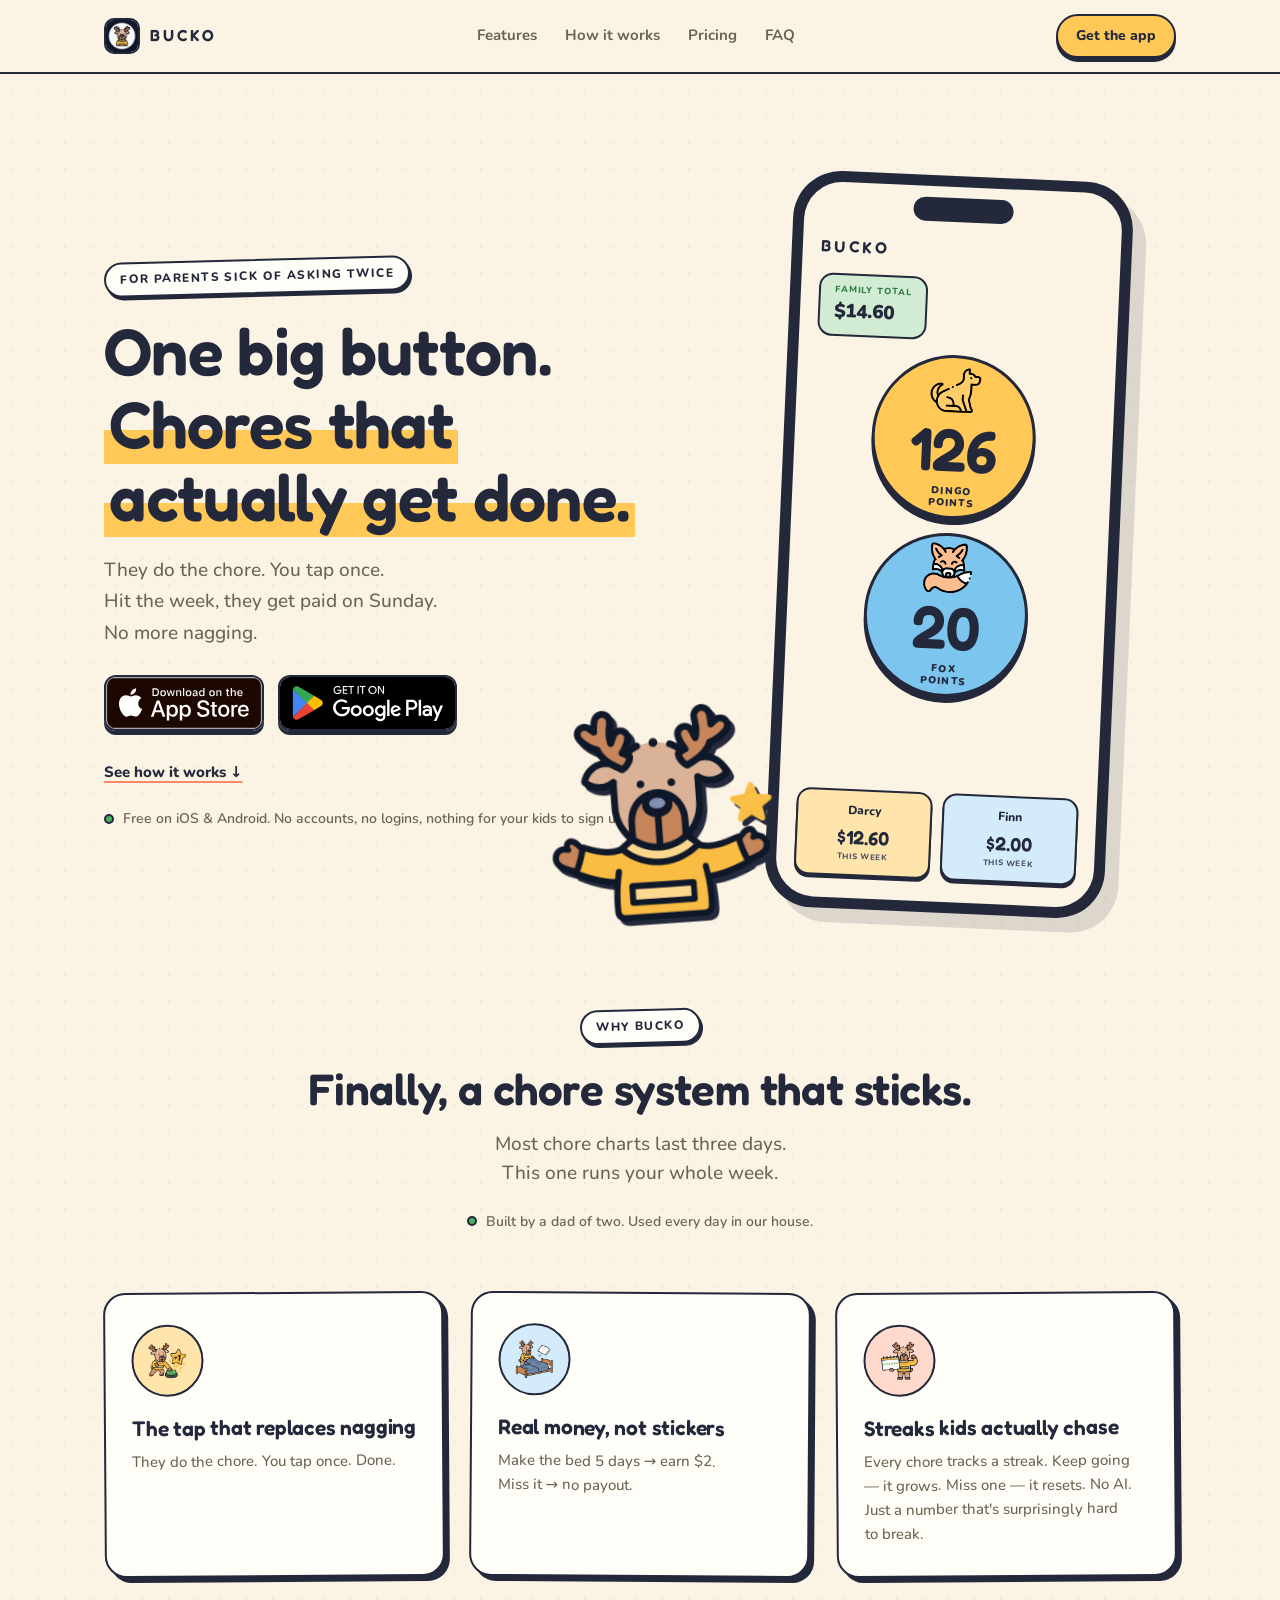
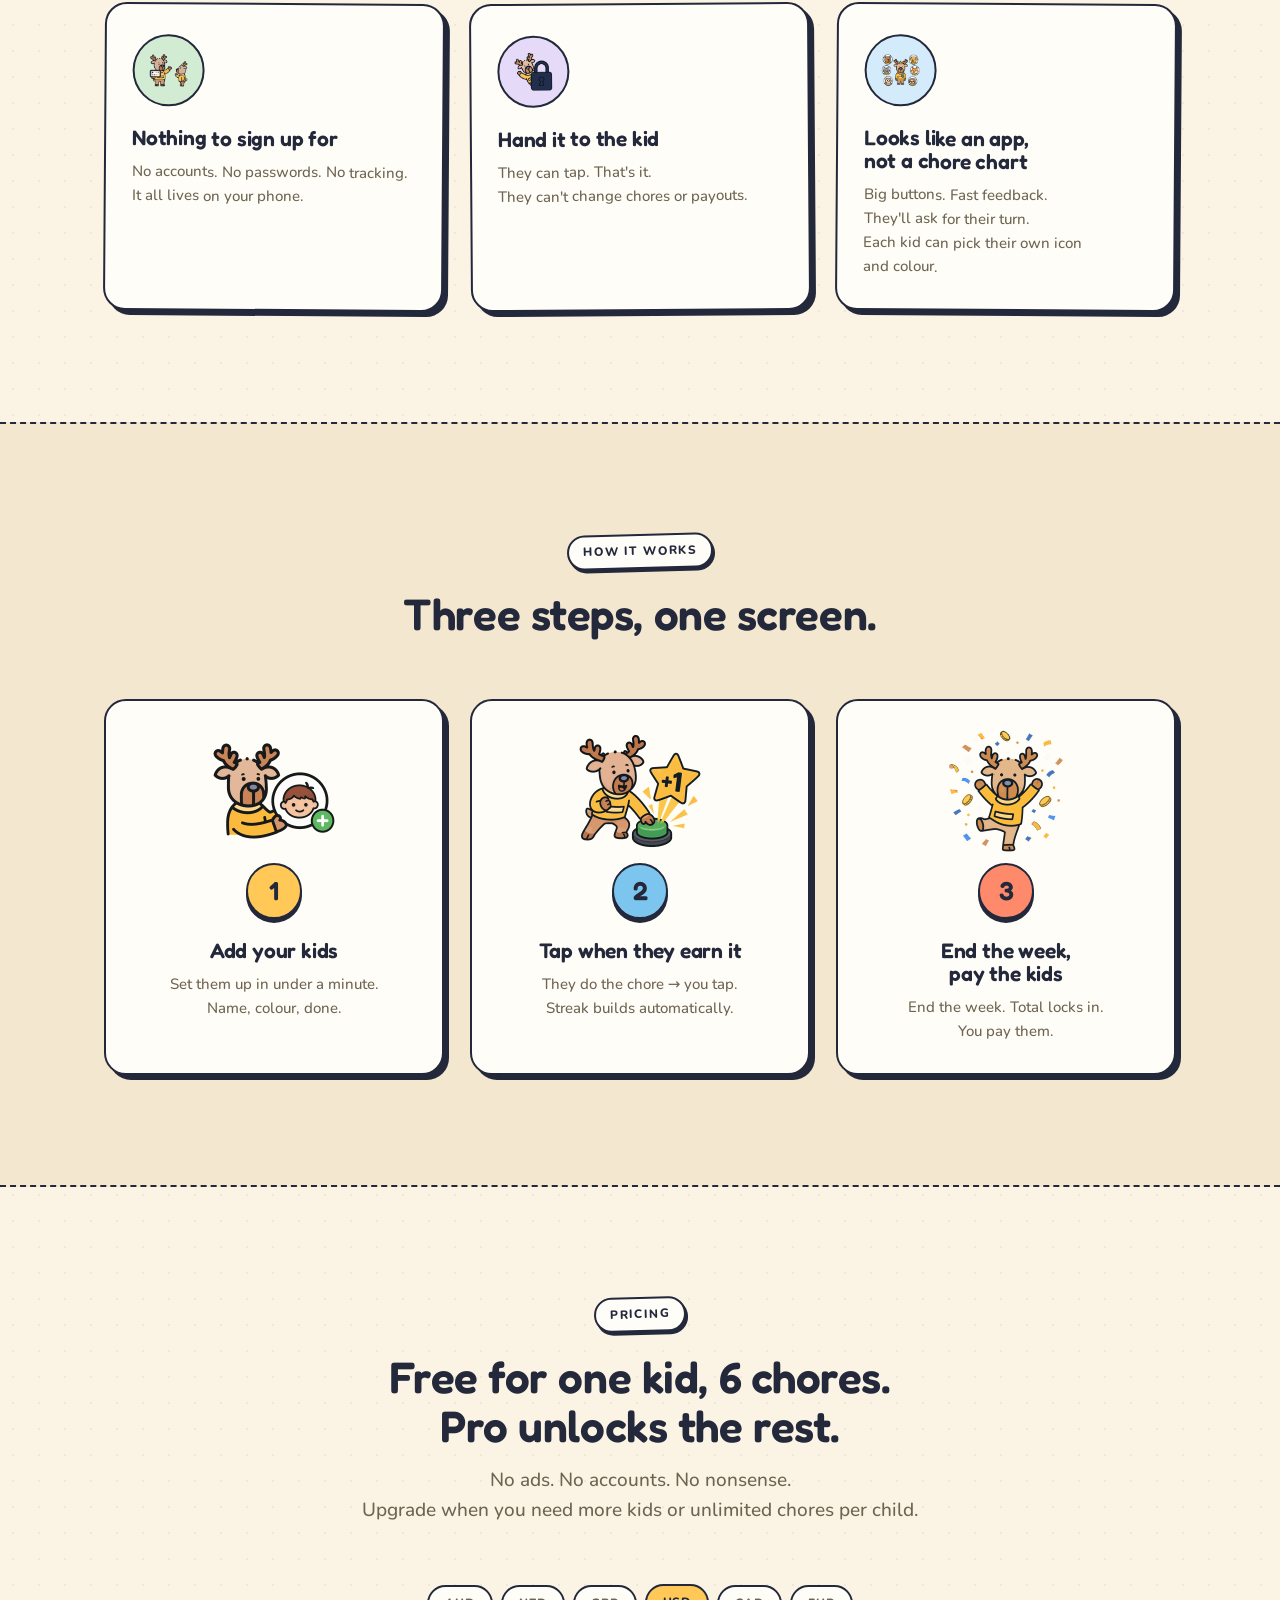
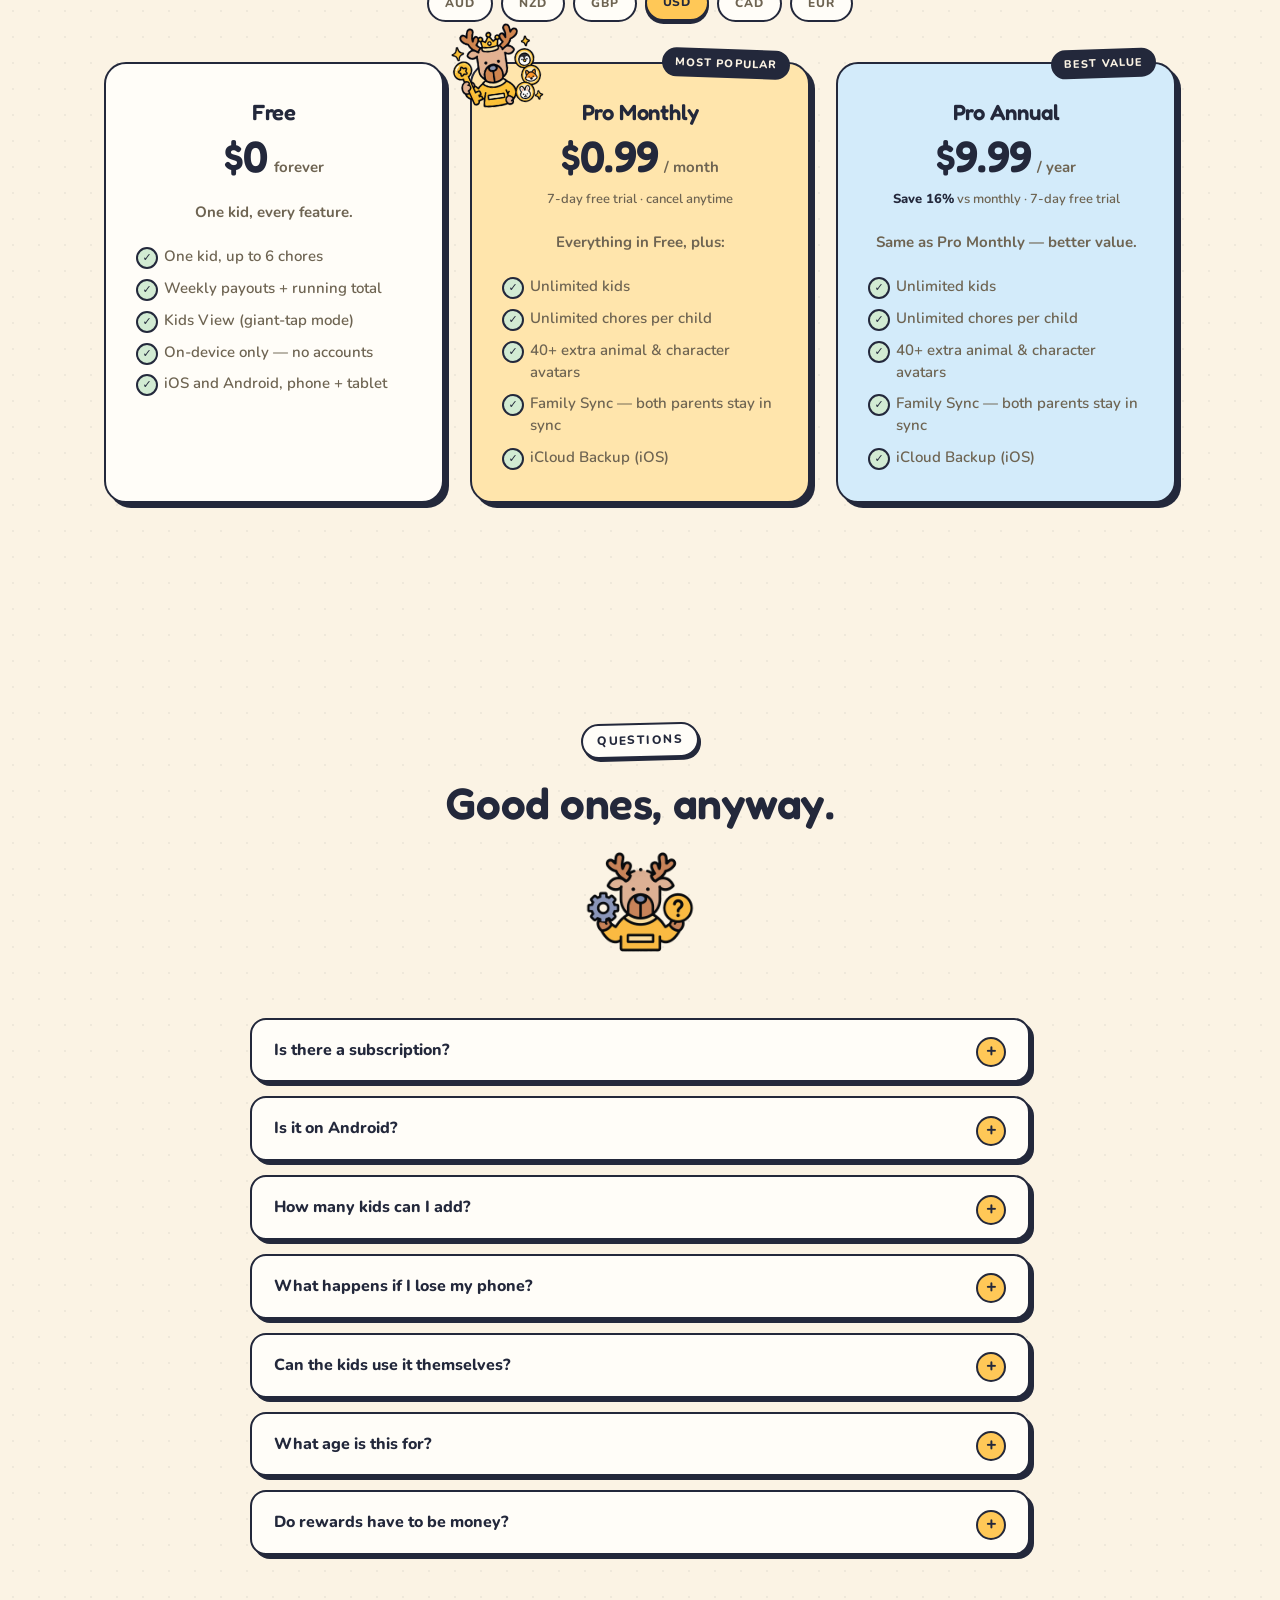
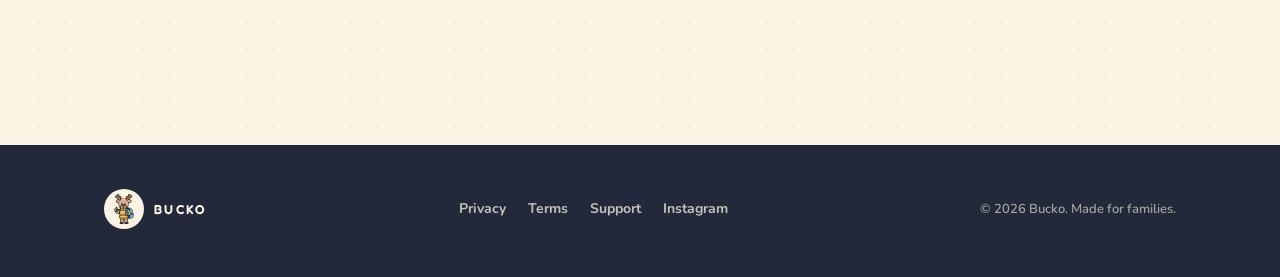
<file: index.html>
<!doctype html>
<html lang="en">
<head>
  <meta charset="utf-8" />
  <meta name="viewport" content="width=device-width,initial-scale=1" />
  <meta name="theme-color" content="#FBF3E4" />
  <title>Bucko — Kids push back. Bucko makes them line up.</title>
  <meta name="description" content="Kids push back on every chore. Bucko turns the weekly fight into a game they want to play — one giant tap, real pocket money on Sunday, zero nagging." />

  <!-- Open Graph -->
  <meta property="og:title" content="Bucko — Kids push back. Bucko makes them line up." />
  <meta property="og:description" content="Turn the weekly chore fight into a game your kids actually want to play. One tap, real pocket money, no more nagging." />
  <meta property="og:image" content="https://getbucko.com/assets/og-card.png" />
  <meta property="og:image:width" content="1200" />
  <meta property="og:image:height" content="630" />
  <meta property="og:image:alt" content="Bucko, a cartoon deer in a yellow jumper, waving. Kids push back. Bucko makes them line up." />
  <meta property="og:site_name" content="Bucko" />
  <meta property="og:url" content="https://getbucko.com" />
  <meta property="og:type" content="website" />
  <meta name="twitter:card" content="summary_large_image" />
  <meta name="twitter:title" content="Bucko — Kids push back. Bucko makes them line up." />
  <meta name="twitter:description" content="Turn the weekly chore fight into a game your kids actually want to play. One tap, real pocket money, no more nagging." />
  <meta name="twitter:image" content="https://getbucko.com/assets/og-card.png" />
  <link rel="canonical" href="https://getbucko.com/" />

  <link rel="icon" type="image/png" href="assets/favicon.png" />
  <link rel="apple-touch-icon" href="assets/apple-touch-icon.png" />
  <link rel="preload" href="assets/fonts/fredoka-600.woff2" as="font" type="font/woff2" crossorigin />
  <link rel="preload" href="assets/fonts/nunito-500.woff2" as="font" type="font/woff2" crossorigin />
  <link rel="stylesheet" href="styles.css" />

  <script type="application/ld+json">
  {
    "@context": "https://schema.org",
    "@type": "MobileApplication",
    "name": "Bucko",
    "operatingSystem": "iOS, Android",
    "applicationCategory": "LifestyleApplication",
    "description": "Bucko turns the weekly chore fight into a game kids want to play — one giant tap, real pocket money on Sunday, zero nagging.",
    "url": "https://getbucko.com/",
    "image": "https://getbucko.com/assets/og-card.png",
    "offers": [
      { "@type": "Offer", "price": "0", "priceCurrency": "AUD", "description": "Free — one kid, up to 6 chores" },
      { "@type": "Offer", "price": "1.99", "priceCurrency": "AUD", "description": "Bucko Pro Monthly" },
      { "@type": "Offer", "price": "17.99", "priceCurrency": "AUD", "description": "Bucko Pro Annual" }
    ]
  }
  </script>
</head>
<body>
  <header class="nav">
    <div class="wrap nav-inner">
      <a href="#" class="brand">
        <img src="assets/icon-72.png" alt="" width="36" height="36" />
        <span>BUCKO</span>
      </a>
      <nav class="nav-links" aria-label="Primary">
        <a href="#features">Features</a>
        <a href="#how">How it works</a>
        <a href="#pricing">Pricing</a>
        <a href="#faq">FAQ</a>
      </nav>
      <a href="#download" class="btn btn-primary btn-small">Get the app</a>
    </div>
  </header>

  <!-- Hero -->
  <section class="hero">
    <div class="wrap hero-inner">
      <div class="hero-copy reveal">
        <span class="eyebrow">For parents sick of asking twice</span>
        <h1>
          One big button.<br />
          <span class="accent">Chores that actually get done.</span>
        </h1>
        <p class="lede">
          They do the chore. You tap once.<br />
          Hit the week, they get paid on Sunday.<br />
          No more nagging.
        </p>
        <div class="hero-badges" id="download">
          <a class="badge-wrap" href="https://bit.ly/4es2STp" target="_blank" rel="noopener" aria-label="Download on the App Store">
            <img class="badge-img" src="assets/appstore-badge.svg" alt="Download on the App Store" height="52" />
          </a>
          <a class="badge-wrap" href="https://bit.ly/buckoandroid" target="_blank" rel="noopener" aria-label="Get it on Google Play">
            <img class="badge-img" src="assets/playstore-badge.svg" alt="Get it on Google Play" height="52" />
          </a>
        </div>
        <div class="hero-actions">
          <a href="#how" class="link-arrow">See how it works ↓</a>
        </div>
        <div class="trust-row">
          <span class="dot"></span>
          <span>Free on iOS &amp; Android. No accounts, no logins, nothing for your kids to sign up to.</span>
        </div>
      </div>

      <div class="hero-visual reveal">
        <img class="hero-mascot" src="assets/character/onboarding-welcome.png" alt="Bucko, a cartoon deer in a yellow jumper, waving hello" width="512" height="512" />
        <div class="phone" aria-hidden="true">
          <div class="phone-notch"></div>
          <div class="phone-screen">
            <div class="phone-brand">BUCKO</div>
            <div class="phone-total">
              <span class="label">Family total</span>
              <span class="amount">$14.60</span>
            </div>

            <div class="big-btn big-btn-a">
              <img class="big-btn-icon" src="assets/ico-dog.png" alt="" aria-hidden="true" />
              <div class="big-btn-count" data-count="126">0</div>
              <div class="big-btn-label">DINGO<br/>POINTS</div>
            </div>
            <div class="big-btn big-btn-b">
              <img class="big-btn-icon" src="assets/ico-fox.png" alt="" aria-hidden="true" />
              <div class="big-btn-count" data-count="20">0</div>
              <div class="big-btn-label">FOX<br/>POINTS</div>
            </div>

            <div class="phone-cards">
              <div class="kid-card kid-card-a">
                <div class="kid-card-head">Darcy</div>
                <div class="kid-card-amt">$12.60</div>
                <div class="kid-card-lbl">this week</div>
              </div>
              <div class="kid-card kid-card-b">
                <div class="kid-card-head">Finn</div>
                <div class="kid-card-amt">$2.00</div>
                <div class="kid-card-lbl">this week</div>
              </div>
            </div>
          </div>
        </div>
      </div>
    </div>
  </section>

  <!-- Features -->
  <section id="features" class="section features">
    <div class="wrap">
      <div class="section-head reveal">
        <span class="eyebrow">Why Bucko</span>
        <h2>Finally, a chore system that sticks.</h2>
        <p class="lede">
          Most chore charts last three days.<br />
          This one runs your whole week.
        </p>
        <div class="trust-row">
          <span class="dot"></span>
          <span>Built by a dad of two. Used every day in our house.</span>
        </div>
      </div>
      <div class="feature-grid">
        <article class="feature reveal">
          <div class="feature-icon"><img src="assets/character/tap-button.png" alt="" width="256" height="256" loading="lazy" /></div>
          <h3>The tap that replaces nagging</h3>
          <p>They do the chore. You tap once. Done.</p>
        </article>
        <article class="feature reveal">
          <div class="feature-icon"><img src="assets/character/make-bed.png" alt="" width="256" height="256" loading="lazy" /></div>
          <h3>Real money, not stickers</h3>
          <p>Make the bed 5 days → earn $2.<br />Miss it → no payout.</p>
        </article>
        <article class="feature reveal">
          <div class="feature-icon"><img src="assets/character/streak-calendar.png" alt="" width="256" height="256" loading="lazy" /></div>
          <h3>Streaks kids actually chase</h3>
          <p>Every chore tracks a streak. Keep going — it grows. Miss one — it resets. No AI. Just a number that's surprisingly hard to break.</p>
        </article>
        <article class="feature reveal">
          <div class="feature-icon"><img src="assets/character/family-sync.png" alt="" width="256" height="256" loading="lazy" /></div>
          <h3>Nothing to sign up for</h3>
          <p>No accounts. No passwords. No tracking.<br />It all lives on your phone.</p>
        </article>
        <article class="feature reveal">
          <div class="feature-icon"><img src="assets/character/kids-mode-lock.png" alt="" width="256" height="256" loading="lazy" /></div>
          <h3>Hand it to the kid</h3>
          <p>They can tap. That's it.<br />They can't change chores or payouts.</p>
        </article>
        <article class="feature reveal">
          <div class="feature-icon"><img src="assets/character/pro-avatars.png" alt="" width="256" height="256" loading="lazy" /></div>
          <h3>Looks like an app, not a chore chart</h3>
          <p>Big buttons. Fast feedback.<br />They'll ask for their turn.<br />Each kid can pick their own icon and colour.</p>
        </article>
      </div>
    </div>
  </section>

  <!-- How it works -->
  <section id="how" class="section how">
    <div class="wrap">
      <div class="section-head reveal">
        <span class="eyebrow">How it works</span>
        <h2>Three steps, one screen.</h2>
      </div>

      <div class="steps">
        <div class="step reveal">
          <img class="step-art" src="assets/character/add-first-child.png" alt="Bucko adding a child" width="256" height="256" loading="lazy" />
          <div class="step-num">1</div>
          <h3>Add your kids</h3>
          <p>Set them up in under a minute.<br />Name, colour, done.</p>
        </div>
        <div class="step reveal">
          <img class="step-art" src="assets/character/tap-button.png" alt="Bucko tapping the big green button" width="256" height="256" loading="lazy" />
          <div class="step-num">2</div>
          <h3>Tap when they earn it</h3>
          <p>They do the chore → you tap.<br />Streak builds automatically.</p>
        </div>
        <div class="step reveal">
          <img class="step-art" src="assets/character/pay-day.png" alt="Bucko celebrating pay day with confetti" width="256" height="256" loading="lazy" />
          <div class="step-num">3</div>
          <h3>End the week, pay the kids</h3>
          <p>End the week. Total locks in.<br />You pay them.</p>
        </div>
      </div>
    </div>
  </section>

  <!-- Pricing -->
  <section id="pricing" class="section pricing">
    <div class="wrap">
      <div class="section-head reveal">
        <span class="eyebrow">Pricing</span>
        <h2>Free for one kid, 6 chores. Pro unlocks the rest.</h2>
        <p class="lede">No ads. No accounts. No nonsense.<br />Upgrade when you need more kids or unlimited chores per child.</p>
      </div>
      <div class="currency-picker" id="currency-picker" role="group" aria-label="Select currency">
        <button class="currency-btn" data-currency="AUD">AUD</button>
        <button class="currency-btn" data-currency="NZD">NZD</button>
        <button class="currency-btn" data-currency="GBP">GBP</button>
        <button class="currency-btn" data-currency="USD">USD</button>
        <button class="currency-btn" data-currency="CAD">CAD</button>
        <button class="currency-btn" data-currency="EUR">EUR</button>
      </div>
      <div class="price-grid price-grid-3">
        <article class="price-card reveal">
          <div class="price-card-head">
            <h3>Free</h3>
            <div class="price">
              <span class="price-amount">$0</span>
              <span class="price-period">forever</span>
            </div>
          </div>
          <p class="price-lede">One kid, every feature.</p>
          <ul class="price-list">
            <li>One kid, up to 6 chores</li>
            <li>Weekly payouts + running total</li>
            <li>Kids View (giant-tap mode)</li>
            <li>On-device only — no accounts</li>
            <li>iOS and Android, phone + tablet</li>
          </ul>
        </article>
        <article class="price-card price-card-featured reveal">
          <span class="price-badge">Most popular</span>
          <img class="price-art" src="assets/character/pro-paywall.png" alt="" width="256" height="256" loading="lazy" />
          <div class="price-card-head">
            <h3>Pro Monthly</h3>
            <div class="price">
              <span class="price-amount" id="price-monthly">A$1.99</span>
              <span class="price-period">/ month</span>
            </div>
            <div class="price-alt">7-day free trial · cancel anytime</div>
          </div>
          <p class="price-lede">Everything in Free, plus:</p>
          <ul class="price-list">
            <li>Unlimited kids</li>
            <li>Unlimited chores per child</li>
            <li>40+ extra animal &amp; character avatars</li>
            <li>Family Sync — both parents stay in sync</li>
            <li>iCloud Backup (iOS)</li>
          </ul>
        </article>
        <article class="price-card price-card-value reveal">
          <span class="price-badge price-badge-value">Best value</span>
          <div class="price-card-head">
            <h3>Pro Annual</h3>
            <div class="price">
              <span class="price-amount" id="price-annual">A$17.99</span>
              <span class="price-period">/ year</span>
            </div>
            <div class="price-alt" id="price-savings"><strong>Save 25%</strong> vs monthly · 7-day free trial</div>
          </div>
          <p class="price-lede">Same as Pro Monthly — better value.</p>
          <ul class="price-list">
            <li>Unlimited kids</li>
            <li>Unlimited chores per child</li>
            <li>40+ extra animal &amp; character avatars</li>
            <li>Family Sync — both parents stay in sync</li>
            <li>iCloud Backup (iOS)</li>
          </ul>
        </article>
      </div>
    </div>
  </section>

  <!-- FAQ -->
  <section id="faq" class="section faq">
    <div class="wrap">
      <div class="section-head reveal">
        <span class="eyebrow">Questions</span>
        <h2>Good ones, anyway.</h2>
        <img class="faq-art" src="assets/character/settings-help.png" alt="" width="256" height="256" loading="lazy" />
      </div>
      <div class="faq-list">
        <details class="faq-item reveal">
          <summary>Is there a subscription?</summary>
          <p>Free plan covers one kid and up to 6 chores — no ads, no trial countdown, no account. <strong>Bucko Pro</strong> unlocks unlimited kids and unlimited chores for <strong><span id="faq-price-monthly">A$1.99/month</span></strong> or <strong><span id="faq-price-annual">A$17.99/year</span></strong> with a 7-day free trial. Cancel anytime.</p>
        </details>
        <details class="faq-item reveal">
          <summary>Is it on Android?</summary>
          <p>Yes — iOS and Android ship at the same time. Same app, same features, same on-device-only data. Tablets too.</p>
        </details>
        <details class="faq-item reveal">
          <summary>How many kids can I add?</summary>
          <p>One on Free, unlimited on Pro. The layout adapts — one kid gets a huge central button, two stack side by side, three-plus go to a grid.</p>
        </details>
        <details class="faq-item reveal">
          <summary>What happens if I lose my phone?</summary>
          <p>Your Bucko data is included in your phone's standard backup — iCloud Backup on iOS, Google Auto Backup on Android — so restoring your phone restores Bucko too. Pro adds its own iCloud backup of your app data (iOS) and Family Sync, which keeps a second parent's device in sync in real time — a live copy of everything.</p>
        </details>
        <details class="faq-item reveal">
          <summary>Can the kids use it themselves?</summary>
          <p>Yes — Kids View turns the phone into two giant tap-targets. They can't change chores or payouts. One tap puts you back in control.</p>
        </details>
        <details class="faq-item reveal">
          <summary>What age is this for?</summary>
          <p>Best for kids roughly 4 to 13.</p>
        </details>
        <details class="faq-item reveal">
          <summary>Do rewards have to be money?</summary>
          <p>No. Points can be anything.<br />Money, screen time, treats.</p>
        </details>
      </div>
    </div>
  </section>

  <footer class="footer">
    <div class="wrap footer-inner">
      <div class="footer-brand">
        <span class="footer-mascot"><img src="assets/character/backpack.png" alt="" width="256" height="256" loading="lazy" /></span>
        <span>BUCKO</span>
      </div>
      <nav class="footer-links" aria-label="Legal">
        <a href="/privacy/">Privacy</a>
        <a href="/terms/">Terms</a>
        <a href="/support/">Support</a>
        <a href="https://www.instagram.com/bucko.app" target="_blank" rel="noopener">Instagram</a>
      </nav>
      <div class="footer-meta">
        <span>© <span id="year">2026</span> Bucko. Made for families.</span>
      </div>
    </div>
  </footer>

  <script type="application/ld+json">
  {
    "@context": "https://schema.org",
    "@type": "FAQPage",
    "mainEntity": [
      { "@type": "Question", "name": "Is there a subscription?", "acceptedAnswer": { "@type": "Answer", "text": "The free plan covers one kid and up to 6 chores — no ads, no trial countdown, no account. Bucko Pro unlocks unlimited kids and unlimited chores from A$1.99/month or A$17.99/year with a 7-day free trial. Cancel anytime." } },
      { "@type": "Question", "name": "Is it on Android?", "acceptedAnswer": { "@type": "Answer", "text": "Yes — iOS and Android ship at the same time. Same app, same features, same on-device-only data. Tablets too." } },
      { "@type": "Question", "name": "How many kids can I add?", "acceptedAnswer": { "@type": "Answer", "text": "One on Free, unlimited on Pro. The layout adapts — one kid gets a huge central button, two stack side by side, three-plus go to a grid." } },
      { "@type": "Question", "name": "What happens if I lose my phone?", "acceptedAnswer": { "@type": "Answer", "text": "Your Bucko data is included in your phone's standard backup — iCloud Backup on iOS, Google Auto Backup on Android — so restoring your phone restores Bucko too. Pro adds its own iCloud backup of your app data (iOS) and Family Sync, which keeps a second parent's device in sync in real time." } },
      { "@type": "Question", "name": "Can the kids use it themselves?", "acceptedAnswer": { "@type": "Answer", "text": "Yes — Kids View turns the phone into giant tap-targets. They can't change chores or payouts. One tap puts you back in control." } },
      { "@type": "Question", "name": "What age is this for?", "acceptedAnswer": { "@type": "Answer", "text": "Best for kids roughly 4 to 13." } },
      { "@type": "Question", "name": "Do rewards have to be money?", "acceptedAnswer": { "@type": "Answer", "text": "No. Points can be anything — money, screen time, treats." } }
    ]
  }
  </script>
  <script src="script.js"></script>
</body>
</html>
</file>
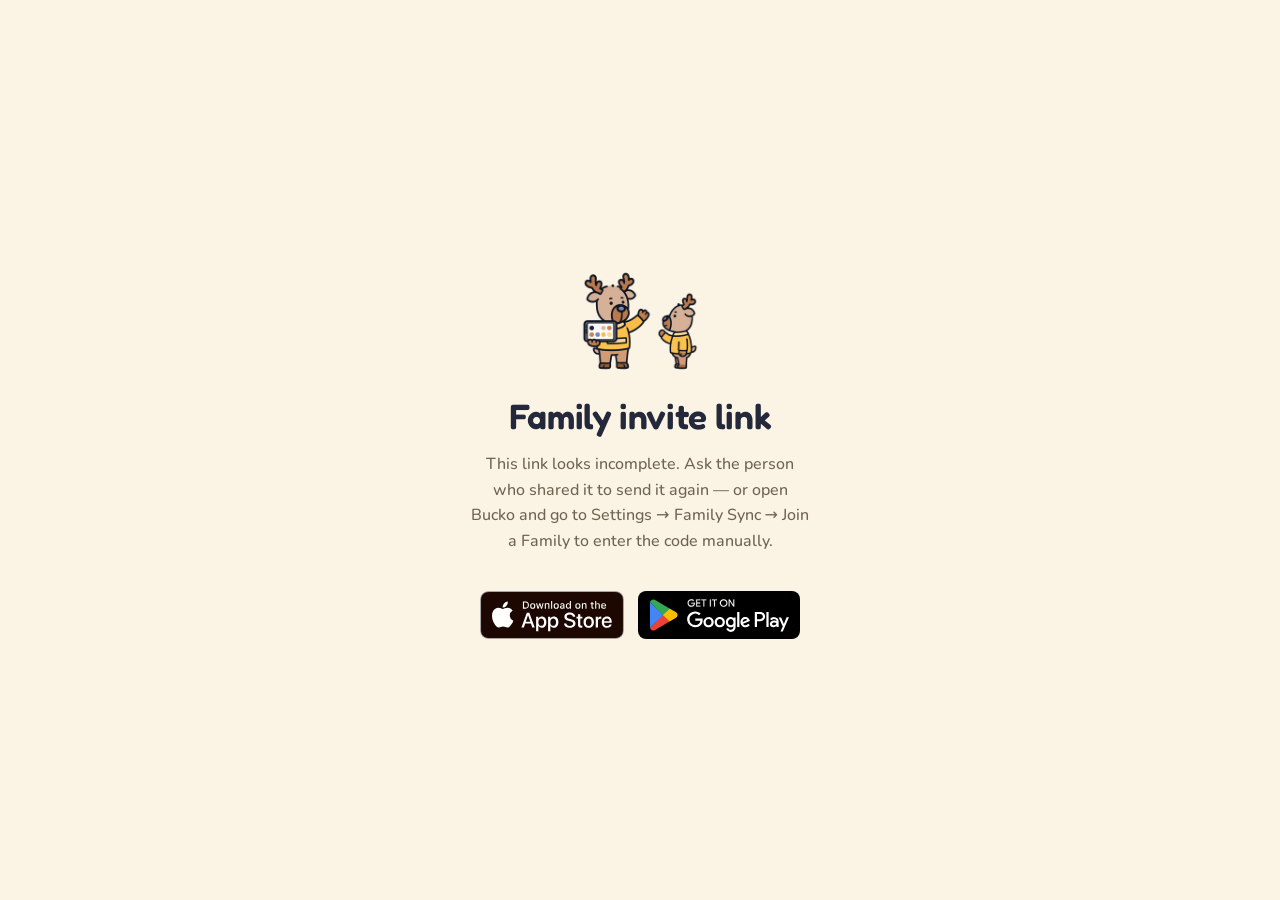
<file: join/index.html>
<!doctype html>
<html lang="en">
<head>
  <meta charset="utf-8" />
  <meta name="viewport" content="width=device-width,initial-scale=1" />
  <meta name="theme-color" content="#FBF3E4" />
  <title>Bucko — Join Family</title>
  <meta name="description" content="You've been invited to join a Bucko family. Open the app to sync chores and rewards in real time." />
  <meta property="og:title" content="You've been invited to a Bucko family" />
  <meta property="og:description" content="Open the app to sync chores and rewards with your partner in real time." />
  <meta property="og:image" content="https://getbucko.com/assets/og-card.png" />
  <meta property="og:image:width" content="1200" />
  <meta property="og:image:height" content="630" />
  <meta property="og:image:alt" content="Bucko, a cartoon deer in a yellow jumper, waving. Kids push back. Bucko makes them line up." />
  <meta property="og:site_name" content="Bucko" />
  <meta name="twitter:card" content="summary_large_image" />
  <meta name="twitter:image" content="https://getbucko.com/assets/og-card.png" />
  <meta name="robots" content="noindex" />

  <link rel="icon" type="image/png" href="/assets/favicon.png" />
  <link rel="apple-touch-icon" href="/assets/apple-touch-icon.png" />
  <link rel="stylesheet" href="/styles.css" />
  <style>
    .join-wrap {
      min-height: 100vh;
      display: flex;
      flex-direction: column;
      align-items: center;
      justify-content: center;
      padding: 40px 24px;
      text-align: center;
      background: var(--paper, #FBF3E4);
    }
    .join-icon {
      width: 120px;
      height: 120px;
      margin-bottom: 16px;
    }
    .join-heading {
      font-family: 'Fredoka', sans-serif;
      font-size: clamp(1.6rem, 5vw, 2.2rem);
      font-weight: 700;
      color: #23283B;
      margin: 0 0 12px;
    }
    .join-sub {
      font-size: 1rem;
      color: #6E6452;
      margin: 0 auto 36px;
      max-width: 340px;
      line-height: 1.6;
    }
    .join-code-card {
      background: #FFFDF8;
      border: 2px solid #23283B;
      border-radius: 20px;
      padding: 28px 40px;
      margin-bottom: 36px;
      box-shadow: 5px 5px 0 #23283B;
    }
    .join-code-label {
      font-size: 0.75rem;
      font-weight: 700;
      text-transform: uppercase;
      letter-spacing: 0.1em;
      color: #2E7D43;
      margin-bottom: 10px;
    }
    .join-code-value {
      font-family: 'Fredoka', sans-serif;
      font-size: clamp(2.4rem, 10vw, 3.6rem);
      font-weight: 600;
      color: #23283B;
      letter-spacing: 0.12em;
    }
    .join-code-hint {
      font-size: 0.8rem;
      color: #93886F;
      margin-top: 10px;
    }
    .join-copy-btn {
      display: inline-flex;
      align-items: center;
      gap: 7px;
      margin-top: 16px;
      background: #FFC857;
      border: 2px solid #23283B;
      color: #23283B;
      box-shadow: 0 3px 0 #23283B;
      font-family: inherit;
      font-size: 13px;
      font-weight: 700;
      letter-spacing: 0.02em;
      padding: 8px 18px;
      border-radius: 999px;
      cursor: pointer;
      transition: background 140ms ease, border-color 140ms ease;
    }
    .join-copy-btn:hover { background: #FFD06E; }
    .join-copy-btn.copied { background: #D2EBD3; }
    .join-status {
      font-size: 0.95rem;
      color: #6E6452;
      margin-bottom: 32px;
      min-height: 24px;
    }
    .join-status.opening { color: #2E7D43; }
    .join-downloads {
      display: flex;
      flex-direction: column;
      align-items: center;
      gap: 14px;
      opacity: 0;
      transition: opacity 0.4s ease;
    }
    .join-downloads.visible { opacity: 1; }
    .join-downloads-label {
      font-size: 0.85rem;
      color: #6E6452;
      margin-bottom: 4px;
    }
    .join-badge-row {
      display: flex;
      gap: 14px;
      flex-wrap: wrap;
      justify-content: center;
    }
    .join-badge-row img {
      height: 48px;
      border-radius: 8px;
    }
    .join-manual {
      margin-top: 28px;
      font-size: 0.82rem;
      color: #93886F;
      line-height: 1.5;
    }
    .join-no-code {
      display: none;
    }
    .join-no-code .join-heading { margin-bottom: 16px; }
  </style>
</head>
<body style="background:#FBF3E4;margin:0;">

  <div class="join-wrap">
    <img class="join-icon" src="/assets/character/family-sync.png" alt="Two Buckos sharing a phone" width="256" height="256" />

    <!-- Valid code found in URL -->
    <div id="join-section" style="display:none;width:100%;max-width:400px;">
      <h1 class="join-heading">You've been invited!</h1>
      <p class="join-sub">Someone shared their Bucko family with you. Open the app to sync chores and rewards in real time.</p>

      <div class="join-code-card">
        <div class="join-code-label">Your family code</div>
        <div class="join-code-value" id="code-display">——</div>
        <div class="join-code-hint">Enter this in Bucko → Settings → Family Sync → Join a Family</div>
        <button class="join-copy-btn" id="copy-btn" onclick="copyCode()">
          <svg width="14" height="14" viewBox="0 0 16 16" fill="none" stroke="currentColor" stroke-width="1.7" stroke-linecap="round" stroke-linejoin="round">
            <rect x="5" y="5" width="9" height="9" rx="2"/>
            <path d="M11 5V3a2 2 0 0 0-2-2H3a2 2 0 0 0-2 2v6a2 2 0 0 0 2 2h2"/>
          </svg>
          <span id="copy-label">Copy code</span>
        </button>
      </div>

      <p class="join-status"><a class="join-copy-btn" id="open-app-btn" href="#" style="text-decoration:none;">Open in Bucko</a></p>

      <div class="join-downloads visible" id="join-downloads">
        <p class="join-downloads-label">Don't have Bucko yet? Download it free:</p>
        <div class="join-badge-row">
          <a href="https://apps.apple.com/app/bucko/id6762508647" aria-label="Download on the App Store">
            <img src="/assets/appstore-badge.svg" alt="App Store" />
          </a>
          <a href="https://play.google.com/store/apps/details?id=com.thorleypark.bucko" aria-label="Get it on Google Play">
            <img src="/assets/playstore-badge.svg" alt="Google Play" />
          </a>
        </div>
      </div>

      <p class="join-manual">Already have Bucko? Open it and go to<br><strong style="color:#23283B;">Settings → Family Sync → Join a Family</strong><br>and enter the code above.</p>
    </div>

    <!-- No code / invalid code -->
    <div class="join-no-code" id="no-code-section">
      <h1 class="join-heading">Family invite link</h1>
      <p class="join-sub">This link looks incomplete. Ask the person who shared it to send it again — or open Bucko and go to Settings → Family Sync → Join a Family to enter the code manually.</p>
      <div class="join-badge-row" style="justify-content:center;margin-top:8px;">
        <a href="https://apps.apple.com/app/bucko/id6762508647" aria-label="Download on the App Store">
          <img src="/assets/appstore-badge.svg" alt="App Store" height="48" />
        </a>
        <a href="https://play.google.com/store/apps/details?id=com.thorleypark.bucko" aria-label="Get it on Google Play">
          <img src="/assets/playstore-badge.svg" alt="Google Play" height="48" />
        </a>
      </div>
    </div>
  </div>

  <script>
    (function () {
      var params = new URLSearchParams(window.location.search);
      var raw = (params.get('code') || '').toUpperCase().replace(/[^A-Z0-9]/g, '');
      // 6-char legacy codes and 8-char codes from newer app versions
      var code = /^[A-Z0-9]{6,8}$/.test(raw) ? raw : null;

      if (code) {
        document.getElementById('join-section').style.display = 'block';
        document.getElementById('code-display').textContent = code;

        // If Bucko is installed, the universal/app link normally opens the app
        // before this page ever renders. Reaching this page usually means the
        // app is NOT installed, so we no longer auto-fire the bucko:// scheme \u2014
        // on iOS that popped a "Safari cannot open the page" error at exactly
        // the wrong moment. Opening the app stays available as a deliberate tap.
        document.getElementById('open-app-btn').href = 'bucko://join/' + code;
      } else {
        document.getElementById('no-code-section').style.display = 'block';
      }
    })();

    function markCopied() {
      var btn = document.getElementById('copy-btn');
      var label = document.getElementById('copy-label');
      btn.classList.add('copied');
      label.textContent = 'Copied!';
      setTimeout(function () {
        btn.classList.remove('copied');
        label.textContent = 'Copy code';
      }, 2000);
    }

    function copyCode() {
      var code = document.getElementById('code-display').textContent;
      if (navigator.clipboard && navigator.clipboard.writeText) {
        navigator.clipboard.writeText(code).then(markCopied, function () { legacyCopy(code); });
      } else {
        legacyCopy(code);
      }
    }

    function legacyCopy(code) {
      var ta = document.createElement('textarea');
      ta.value = code;
      ta.setAttribute('readonly', '');
      ta.style.position = 'absolute';
      ta.style.left = '-9999px';
      document.body.appendChild(ta);
      ta.select();
      try { document.execCommand('copy'); markCopied(); } catch (e) {}
      document.body.removeChild(ta);
    }
  </script>
</body>
</html>
</file>
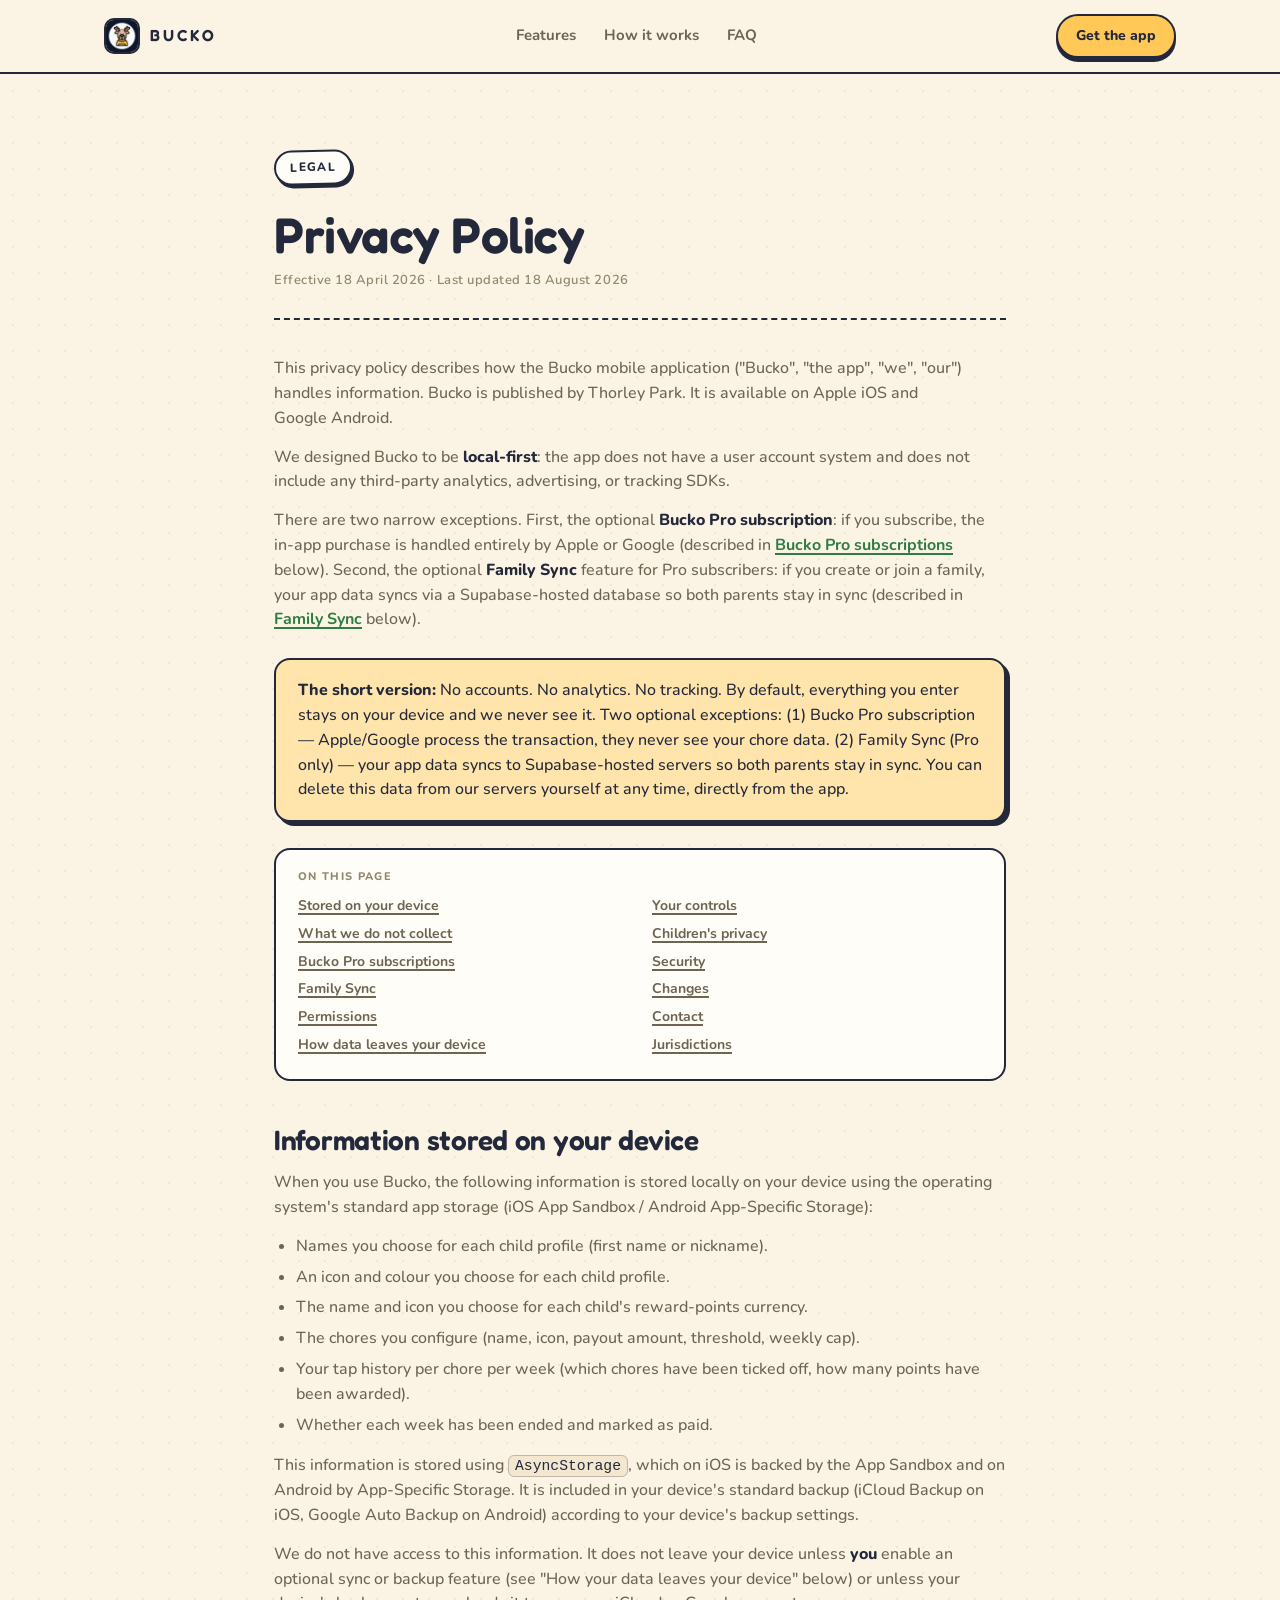
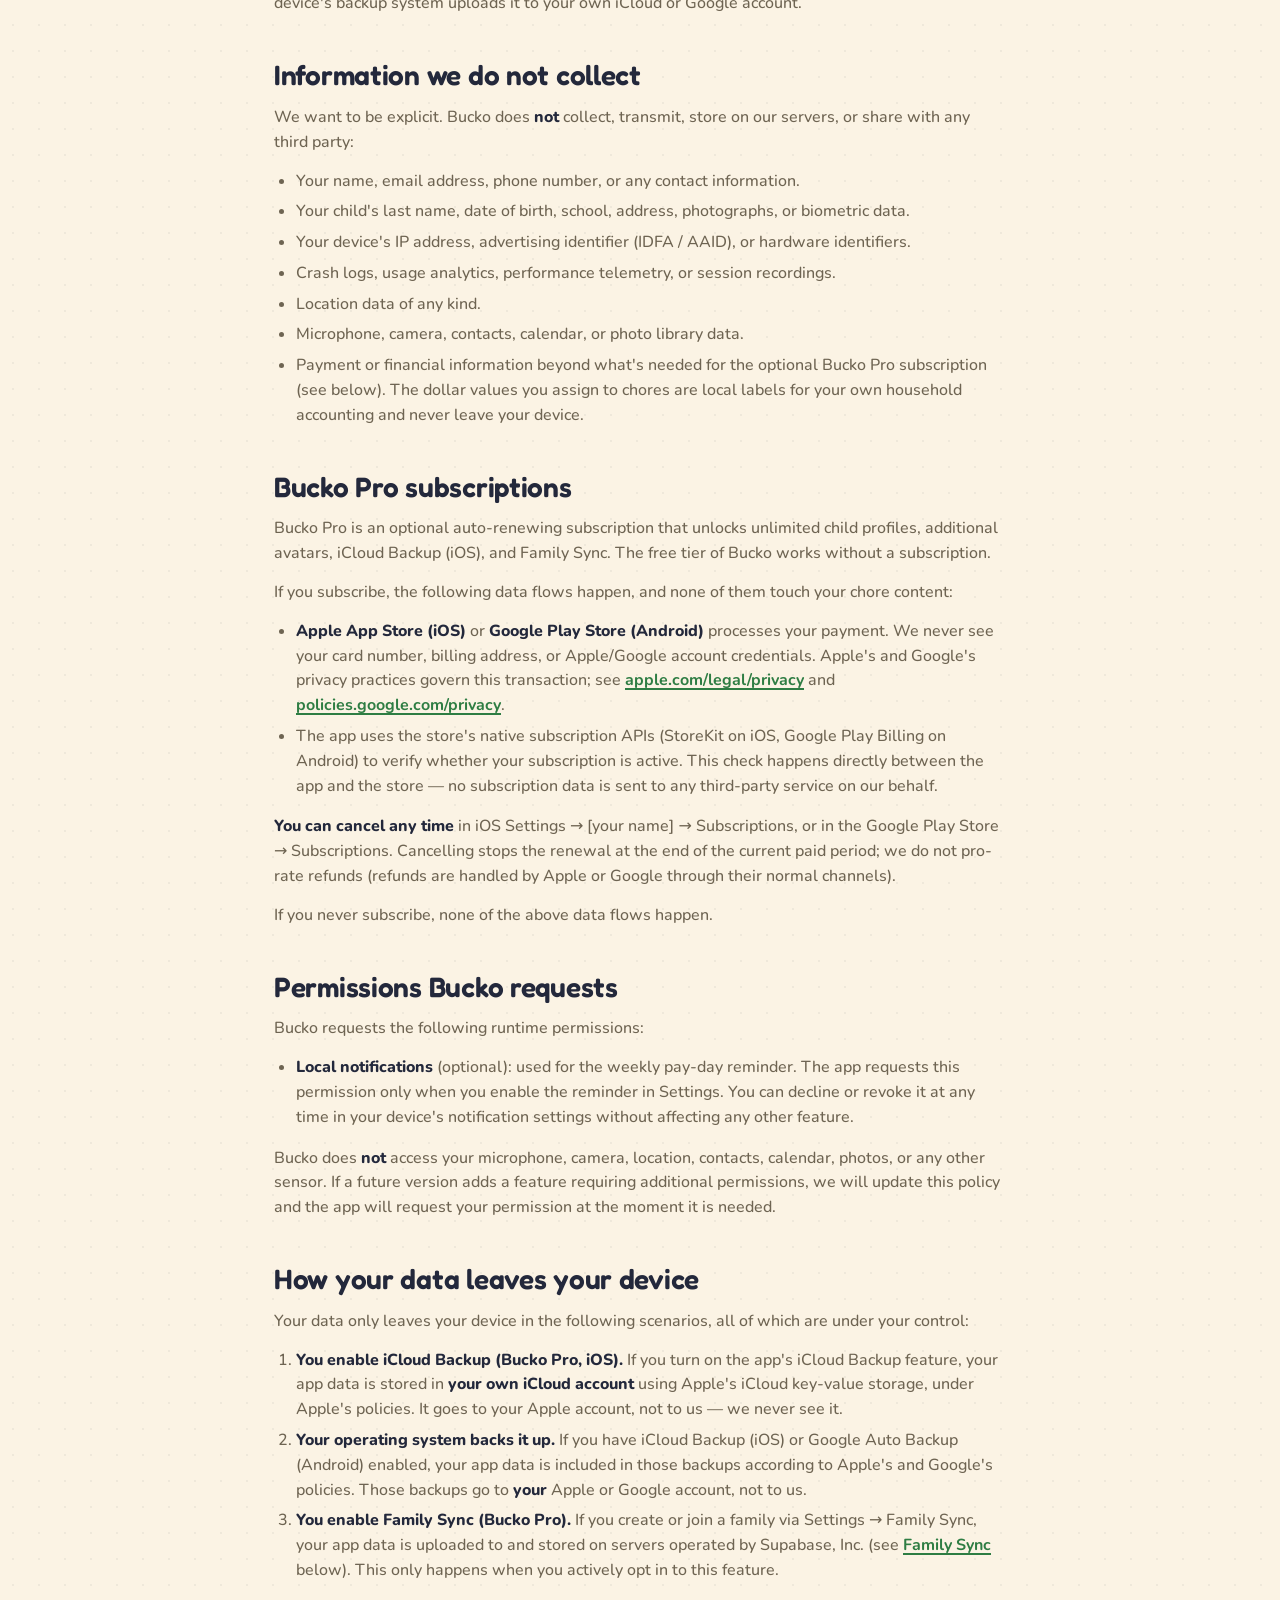
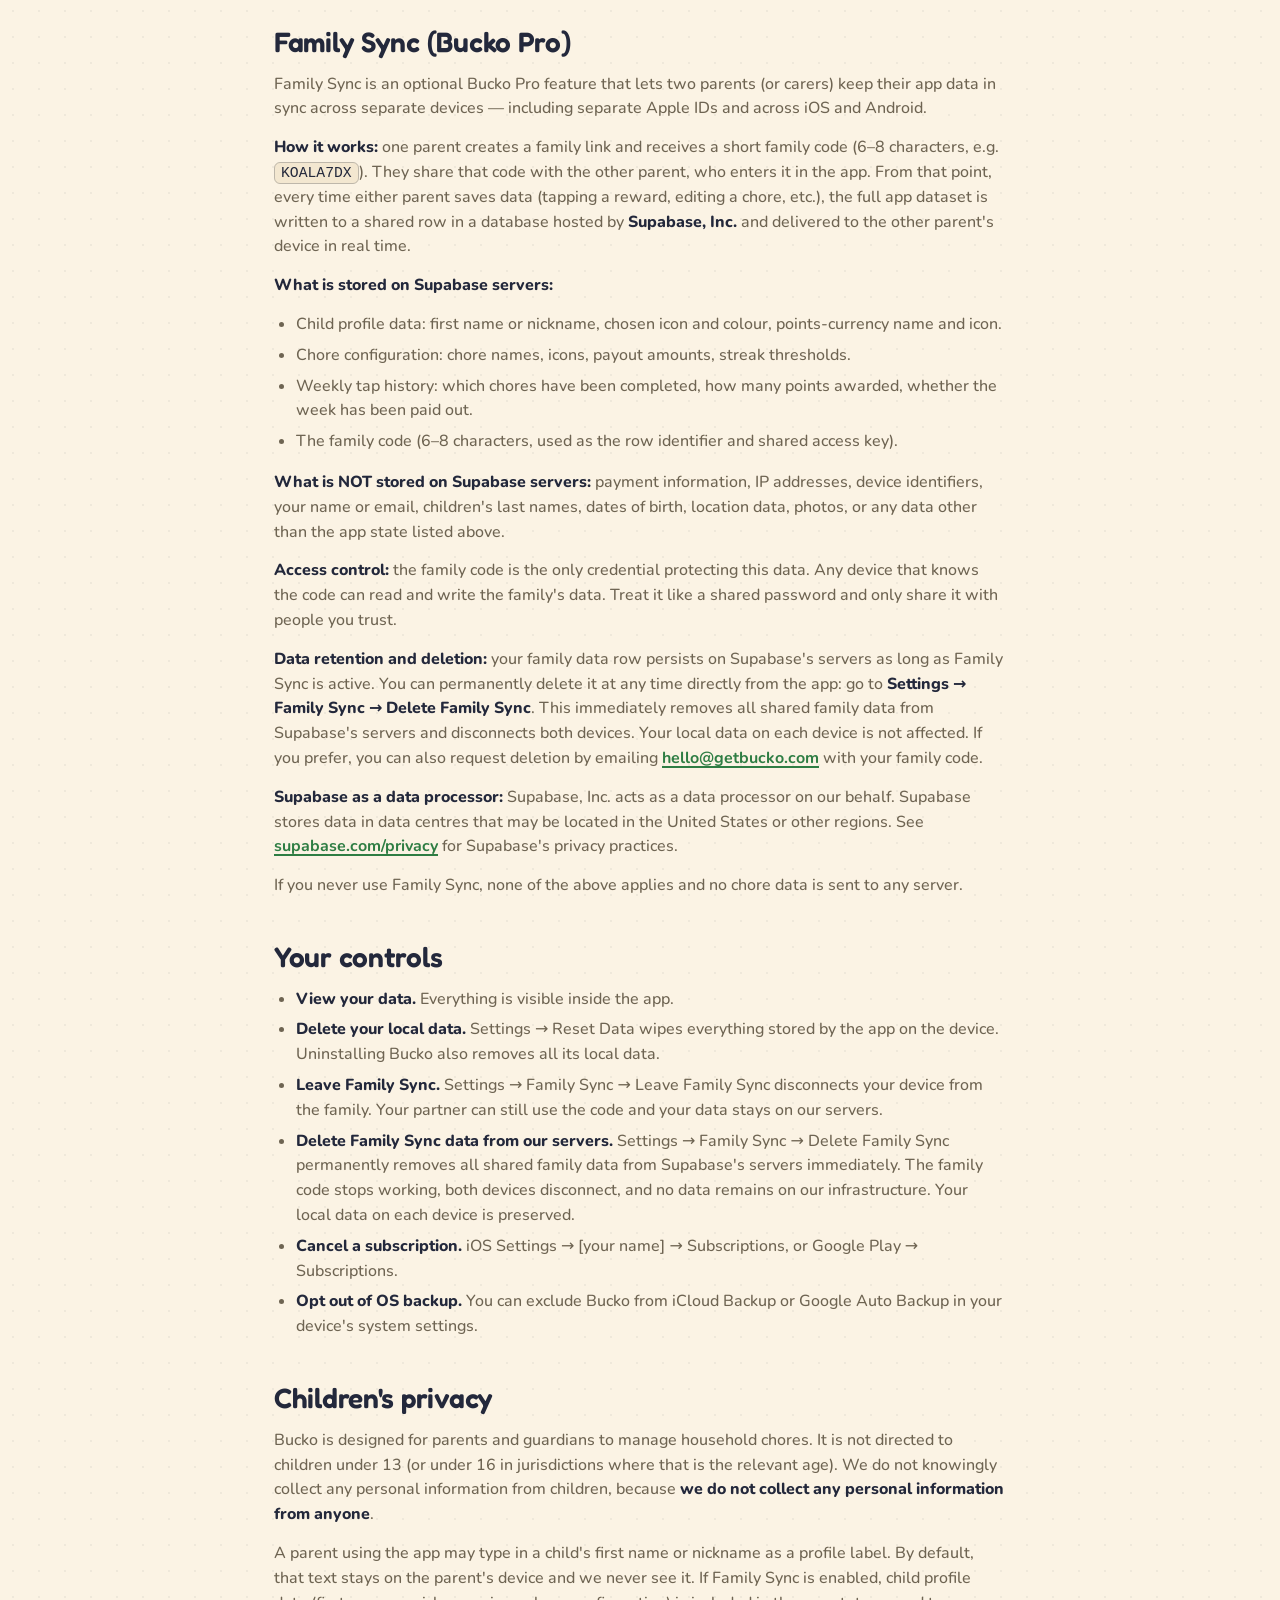
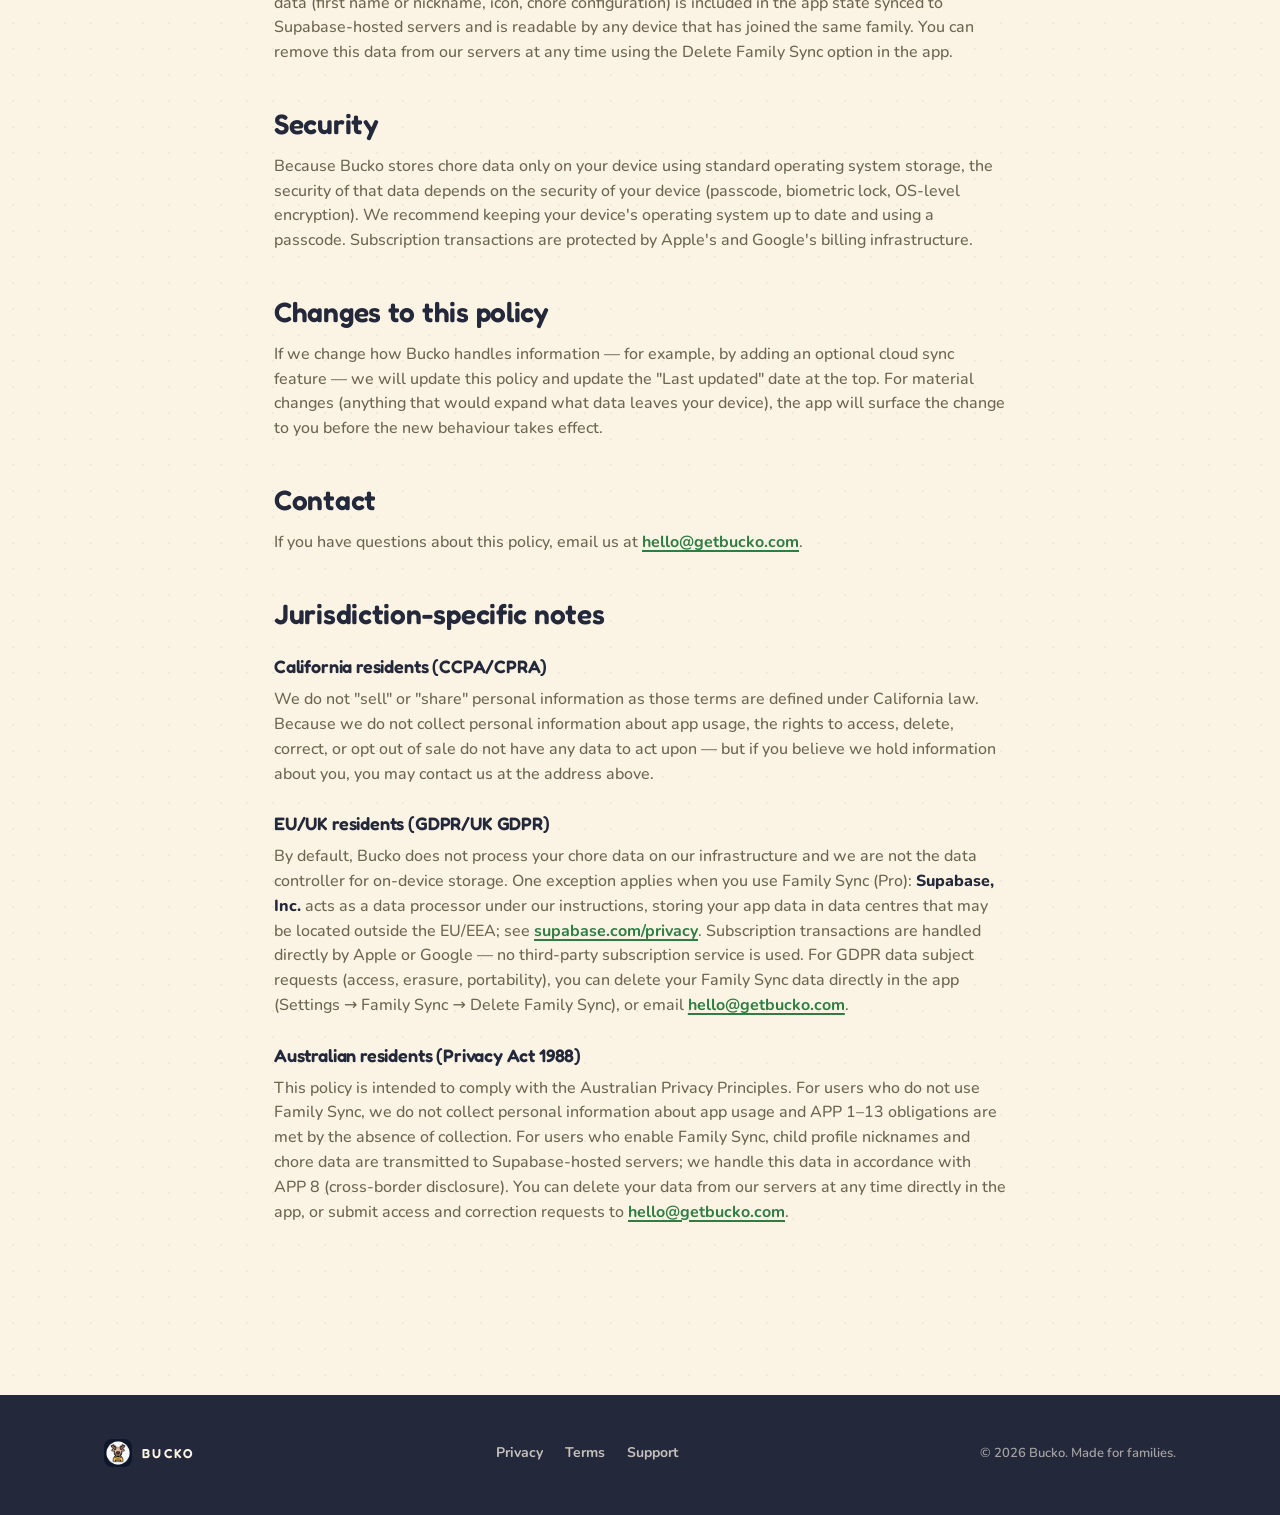
<file: privacy/index.html>
<!doctype html>
<html lang="en">
<head>
  <meta charset="utf-8" />
  <meta name="viewport" content="width=device-width,initial-scale=1" />
  <meta name="theme-color" content="#FBF3E4" />
  <title>Bucko — Privacy Policy</title>
  <meta name="description" content="How the Bucko app handles your information. Local-first by design — and what changes when you use Family Sync." />

  <meta property="og:title" content="Bucko — Privacy Policy" />
  <meta property="og:description" content="No accounts. No tracking. Local-first storage with optional Family Sync cloud sync for Pro users." />
  <meta property="og:image" content="https://getbucko.com/assets/og-card.png" />
  <meta property="og:image:width" content="1200" />
  <meta property="og:image:height" content="630" />
  <meta property="og:image:alt" content="Bucko, a cartoon deer in a yellow jumper, waving. Kids push back. Bucko makes them line up." />
  <meta property="og:site_name" content="Bucko" />
  <meta property="og:url" content="https://getbucko.com/privacy/" />
  <meta property="og:type" content="article" />

  <link rel="canonical" href="https://getbucko.com/privacy/" />
  <link rel="icon" type="image/png" href="/assets/favicon.png" />
  <link rel="apple-touch-icon" href="/assets/apple-touch-icon.png" />
  <link rel="stylesheet" href="/styles.css" />
</head>
<body>
  <header class="nav">
    <div class="wrap nav-inner">
      <a href="/" class="brand">
        <img src="/assets/icon-72.png" alt="" width="36" height="36" />
        <span>BUCKO</span>
      </a>
      <nav class="nav-links" aria-label="Primary">
        <a href="/#features">Features</a>
        <a href="/#how">How it works</a>
        <a href="/#faq">FAQ</a>
      </nav>
      <a href="/#download" class="btn btn-primary btn-small">Get the app</a>
    </div>
  </header>

  <main class="doc-page">
    <div class="wrap">
      <header class="doc-head">
        <span class="eyebrow">Legal</span>
        <h1>Privacy Policy</h1>
        <p class="doc-meta">Effective 18 April 2026 · Last updated 18 August 2026</p>
      </header>

      <div class="doc-body">
        <p>This privacy policy describes how the Bucko mobile application ("Bucko", "the app", "we", "our") handles information. Bucko is published by Thorley Park. It is available on Apple iOS and Google Android.</p>
        <p>We designed Bucko to be <strong>local-first</strong>: the app does not have a user account system and does not include any third-party analytics, advertising, or tracking SDKs.</p>
        <p>There are two narrow exceptions. First, the optional <strong>Bucko Pro subscription</strong>: if you subscribe, the in-app purchase is handled entirely by Apple or Google (described in <a href="#bucko-pro">Bucko Pro subscriptions</a> below). Second, the optional <strong>Family Sync</strong> feature for Pro subscribers: if you create or join a family, your app data syncs via a Supabase-hosted database so both parents stay in sync (described in <a href="#family-sync">Family Sync</a> below).</p>

        <div class="doc-callout">
          <p><strong>The short version:</strong> No accounts. No analytics. No tracking. By default, everything you enter stays on your device and we never see it. Two optional exceptions: (1) Bucko Pro subscription — Apple/Google process the transaction, they never see your chore data. (2) Family Sync (Pro only) — your app data syncs to Supabase-hosted servers so both parents stay in sync. You can delete this data from our servers yourself at any time, directly from the app.</p>
        </div>

        <nav class="doc-toc" aria-label="On this page">
          <div class="doc-toc-title">On this page</div>
          <ol>
            <li><a href="#stored">Stored on your device</a></li>
            <li><a href="#not-collected">What we do not collect</a></li>
            <li><a href="#bucko-pro">Bucko Pro subscriptions</a></li>
            <li><a href="#family-sync">Family Sync</a></li>
            <li><a href="#permissions">Permissions</a></li>
            <li><a href="#leaves">How data leaves your device</a></li>
            <li><a href="#controls">Your controls</a></li>
            <li><a href="#kids">Children's privacy</a></li>
            <li><a href="#security">Security</a></li>
            <li><a href="#changes">Changes</a></li>
            <li><a href="#contact">Contact</a></li>
            <li><a href="#jurisdiction">Jurisdictions</a></li>
          </ol>
        </nav>

        <h2 id="stored">Information stored on your device</h2>
        <p>When you use Bucko, the following information is stored locally on your device using the operating system's standard app storage (iOS App Sandbox / Android App-Specific Storage):</p>
        <ul>
          <li>Names you choose for each child profile (first name or nickname).</li>
          <li>An icon and colour you choose for each child profile.</li>
          <li>The name and icon you choose for each child's reward-points currency.</li>
          <li>The chores you configure (name, icon, payout amount, threshold, weekly cap).</li>
          <li>Your tap history per chore per week (which chores have been ticked off, how many points have been awarded).</li>
          <li>Whether each week has been ended and marked as paid.</li>
        </ul>
        <p>This information is stored using <code>AsyncStorage</code>, which on iOS is backed by the App Sandbox and on Android by App-Specific Storage. It is included in your device's standard backup (iCloud Backup on iOS, Google Auto Backup on Android) according to your device's backup settings.</p>
        <p>We do not have access to this information. It does not leave your device unless <strong>you</strong> enable an optional sync or backup feature (see "How your data leaves your device" below) or unless your device's backup system uploads it to your own iCloud or Google account.</p>

        <h2 id="not-collected">Information we do not collect</h2>
        <p>We want to be explicit. Bucko does <strong>not</strong> collect, transmit, store on our servers, or share with any third party:</p>
        <ul>
          <li>Your name, email address, phone number, or any contact information.</li>
          <li>Your child's last name, date of birth, school, address, photographs, or biometric data.</li>
          <li>Your device's IP address, advertising identifier (IDFA / AAID), or hardware identifiers.</li>
          <li>Crash logs, usage analytics, performance telemetry, or session recordings.</li>
          <li>Location data of any kind.</li>
          <li>Microphone, camera, contacts, calendar, or photo library data.</li>
          <li>Payment or financial information beyond what's needed for the optional Bucko Pro subscription (see below). The dollar values you assign to chores are local labels for your own household accounting and never leave your device.</li>
        </ul>

        <h2 id="bucko-pro">Bucko Pro subscriptions</h2>
        <p>Bucko Pro is an optional auto-renewing subscription that unlocks unlimited child profiles, additional avatars, iCloud Backup (iOS), and Family Sync. The free tier of Bucko works without a subscription.</p>
        <p>If you subscribe, the following data flows happen, and none of them touch your chore content:</p>
        <ul>
          <li><strong>Apple App Store (iOS)</strong> or <strong>Google Play Store (Android)</strong> processes your payment. We never see your card number, billing address, or Apple/Google account credentials. Apple's and Google's privacy practices govern this transaction; see <a href="https://www.apple.com/legal/privacy/">apple.com/legal/privacy</a> and <a href="https://policies.google.com/privacy">policies.google.com/privacy</a>.</li>
          <li>The app uses the store's native subscription APIs (StoreKit on iOS, Google Play Billing on Android) to verify whether your subscription is active. This check happens directly between the app and the store — no subscription data is sent to any third-party service on our behalf.</li>
        </ul>
        <p><strong>You can cancel any time</strong> in iOS Settings → [your name] → Subscriptions, or in the Google Play Store → Subscriptions. Cancelling stops the renewal at the end of the current paid period; we do not pro-rate refunds (refunds are handled by Apple or Google through their normal channels).</p>
        <p>If you never subscribe, none of the above data flows happen.</p>

        <h2 id="permissions">Permissions Bucko requests</h2>
        <p>Bucko requests the following runtime permissions:</p>
        <ul>
          <li><strong>Local notifications</strong> (optional): used for the weekly pay-day reminder. The app requests this permission only when you enable the reminder in Settings. You can decline or revoke it at any time in your device's notification settings without affecting any other feature.</li>
        </ul>
        <p>Bucko does <strong>not</strong> access your microphone, camera, location, contacts, calendar, photos, or any other sensor. If a future version adds a feature requiring additional permissions, we will update this policy and the app will request your permission at the moment it is needed.</p>

        <h2 id="leaves">How your data leaves your device</h2>
        <p>Your data only leaves your device in the following scenarios, all of which are under your control:</p>
        <ol>
          <li><strong>You enable iCloud Backup (Bucko Pro, iOS).</strong> If you turn on the app's iCloud Backup feature, your app data is stored in <strong>your own iCloud account</strong> using Apple's iCloud key-value storage, under Apple's policies. It goes to your Apple account, not to us — we never see it.</li>
          <li><strong>Your operating system backs it up.</strong> If you have iCloud Backup (iOS) or Google Auto Backup (Android) enabled, your app data is included in those backups according to Apple's and Google's policies. Those backups go to <strong>your</strong> Apple or Google account, not to us.</li>
          <li><strong>You enable Family Sync (Bucko Pro).</strong> If you create or join a family via Settings → Family Sync, your app data is uploaded to and stored on servers operated by Supabase, Inc. (see <a href="#family-sync">Family Sync</a> below). This only happens when you actively opt in to this feature.</li>
        </ol>

        <h2 id="family-sync">Family Sync (Bucko Pro)</h2>
        <p>Family Sync is an optional Bucko Pro feature that lets two parents (or carers) keep their app data in sync across separate devices — including separate Apple IDs and across iOS and Android.</p>
        <p><strong>How it works:</strong> one parent creates a family link and receives a short family code (6–8 characters, e.g. <code>KOALA7DX</code>). They share that code with the other parent, who enters it in the app. From that point, every time either parent saves data (tapping a reward, editing a chore, etc.), the full app dataset is written to a shared row in a database hosted by <strong>Supabase, Inc.</strong> and delivered to the other parent's device in real time.</p>
        <p><strong>What is stored on Supabase servers:</strong></p>
        <ul>
          <li>Child profile data: first name or nickname, chosen icon and colour, points-currency name and icon.</li>
          <li>Chore configuration: chore names, icons, payout amounts, streak thresholds.</li>
          <li>Weekly tap history: which chores have been completed, how many points awarded, whether the week has been paid out.</li>
          <li>The family code (6–8 characters, used as the row identifier and shared access key).</li>
        </ul>
        <p><strong>What is NOT stored on Supabase servers:</strong> payment information, IP addresses, device identifiers, your name or email, children's last names, dates of birth, location data, photos, or any data other than the app state listed above.</p>
        <p><strong>Access control:</strong> the family code is the only credential protecting this data. Any device that knows the code can read and write the family's data. Treat it like a shared password and only share it with people you trust.</p>
        <p><strong>Data retention and deletion:</strong> your family data row persists on Supabase's servers as long as Family Sync is active. You can permanently delete it at any time directly from the app: go to <strong>Settings → Family Sync → Delete Family Sync</strong>. This immediately removes all shared family data from Supabase's servers and disconnects both devices. Your local data on each device is not affected. If you prefer, you can also request deletion by emailing <a href="mailto:hello@getbucko.com">hello@getbucko.com</a> with your family code.</p>
        <p><strong>Supabase as a data processor:</strong> Supabase, Inc. acts as a data processor on our behalf. Supabase stores data in data centres that may be located in the United States or other regions. See <a href="https://supabase.com/privacy">supabase.com/privacy</a> for Supabase's privacy practices.</p>
        <p>If you never use Family Sync, none of the above applies and no chore data is sent to any server.</p>

        <h2 id="controls">Your controls</h2>
        <ul>
          <li><strong>View your data.</strong> Everything is visible inside the app.</li>
          <li><strong>Delete your local data.</strong> Settings → Reset Data wipes everything stored by the app on the device. Uninstalling Bucko also removes all its local data.</li>
          <li><strong>Leave Family Sync.</strong> Settings → Family Sync → Leave Family Sync disconnects your device from the family. Your partner can still use the code and your data stays on our servers.</li>
          <li><strong>Delete Family Sync data from our servers.</strong> Settings → Family Sync → Delete Family Sync permanently removes all shared family data from Supabase's servers immediately. The family code stops working, both devices disconnect, and no data remains on our infrastructure. Your local data on each device is preserved.</li>
          <li><strong>Cancel a subscription.</strong> iOS Settings → [your name] → Subscriptions, or Google Play → Subscriptions.</li>
          <li><strong>Opt out of OS backup.</strong> You can exclude Bucko from iCloud Backup or Google Auto Backup in your device's system settings.</li>
        </ul>

        <h2 id="kids">Children's privacy</h2>
        <p>Bucko is designed for parents and guardians to manage household chores. It is not directed to children under 13 (or under 16 in jurisdictions where that is the relevant age). We do not knowingly collect any personal information from children, because <strong>we do not collect any personal information from anyone</strong>.</p>
        <p>A parent using the app may type in a child's first name or nickname as a profile label. By default, that text stays on the parent's device and we never see it. If Family Sync is enabled, child profile data (first name or nickname, icon, chore configuration) is included in the app state synced to Supabase-hosted servers and is readable by any device that has joined the same family. You can remove this data from our servers at any time using the Delete Family Sync option in the app.</p>

        <h2 id="security">Security</h2>
        <p>Because Bucko stores chore data only on your device using standard operating system storage, the security of that data depends on the security of your device (passcode, biometric lock, OS-level encryption). We recommend keeping your device's operating system up to date and using a passcode. Subscription transactions are protected by Apple's and Google's billing infrastructure.</p>

        <h2 id="changes">Changes to this policy</h2>
        <p>If we change how Bucko handles information — for example, by adding an optional cloud sync feature — we will update this policy and update the "Last updated" date at the top. For material changes (anything that would expand what data leaves your device), the app will surface the change to you before the new behaviour takes effect.</p>

        <h2 id="contact">Contact</h2>
        <p>If you have questions about this policy, email us at <a href="mailto:hello@getbucko.com">hello@getbucko.com</a>.</p>

        <h2 id="jurisdiction">Jurisdiction-specific notes</h2>
        <h3>California residents (CCPA/CPRA)</h3>
        <p>We do not "sell" or "share" personal information as those terms are defined under California law. Because we do not collect personal information about app usage, the rights to access, delete, correct, or opt out of sale do not have any data to act upon — but if you believe we hold information about you, you may contact us at the address above.</p>
        <h3>EU/UK residents (GDPR/UK GDPR)</h3>
        <p>By default, Bucko does not process your chore data on our infrastructure and we are not the data controller for on-device storage. One exception applies when you use Family Sync (Pro): <strong>Supabase, Inc.</strong> acts as a data processor under our instructions, storing your app data in data centres that may be located outside the EU/EEA; see <a href="https://supabase.com/privacy">supabase.com/privacy</a>. Subscription transactions are handled directly by Apple or Google — no third-party subscription service is used. For GDPR data subject requests (access, erasure, portability), you can delete your Family Sync data directly in the app (Settings → Family Sync → Delete Family Sync), or email <a href="mailto:hello@getbucko.com">hello@getbucko.com</a>.</p>
        <h3>Australian residents (Privacy Act 1988)</h3>
        <p>This policy is intended to comply with the Australian Privacy Principles. For users who do not use Family Sync, we do not collect personal information about app usage and APP 1–13 obligations are met by the absence of collection. For users who enable Family Sync, child profile nicknames and chore data are transmitted to Supabase-hosted servers; we handle this data in accordance with APP 8 (cross-border disclosure). You can delete your data from our servers at any time directly in the app, or submit access and correction requests to <a href="mailto:hello@getbucko.com">hello@getbucko.com</a>.</p>
      </div>
    </div>
  </main>

  <footer class="footer">
    <div class="wrap footer-inner">
      <div class="footer-brand">
        <img src="/assets/icon-72.png" alt="" width="28" height="28" />
        <span>BUCKO</span>
      </div>
      <nav class="footer-links" aria-label="Legal">
        <a href="/privacy/">Privacy</a>
        <a href="/terms/">Terms</a>
        <a href="/support/">Support</a>
      </nav>
      <div class="footer-meta">
        <span>© <span id="year">2026</span> Bucko. Made for families.</span>
      </div>
    </div>
  </footer>

  <script src="/script.js"></script>
</body>
</html>
</file>
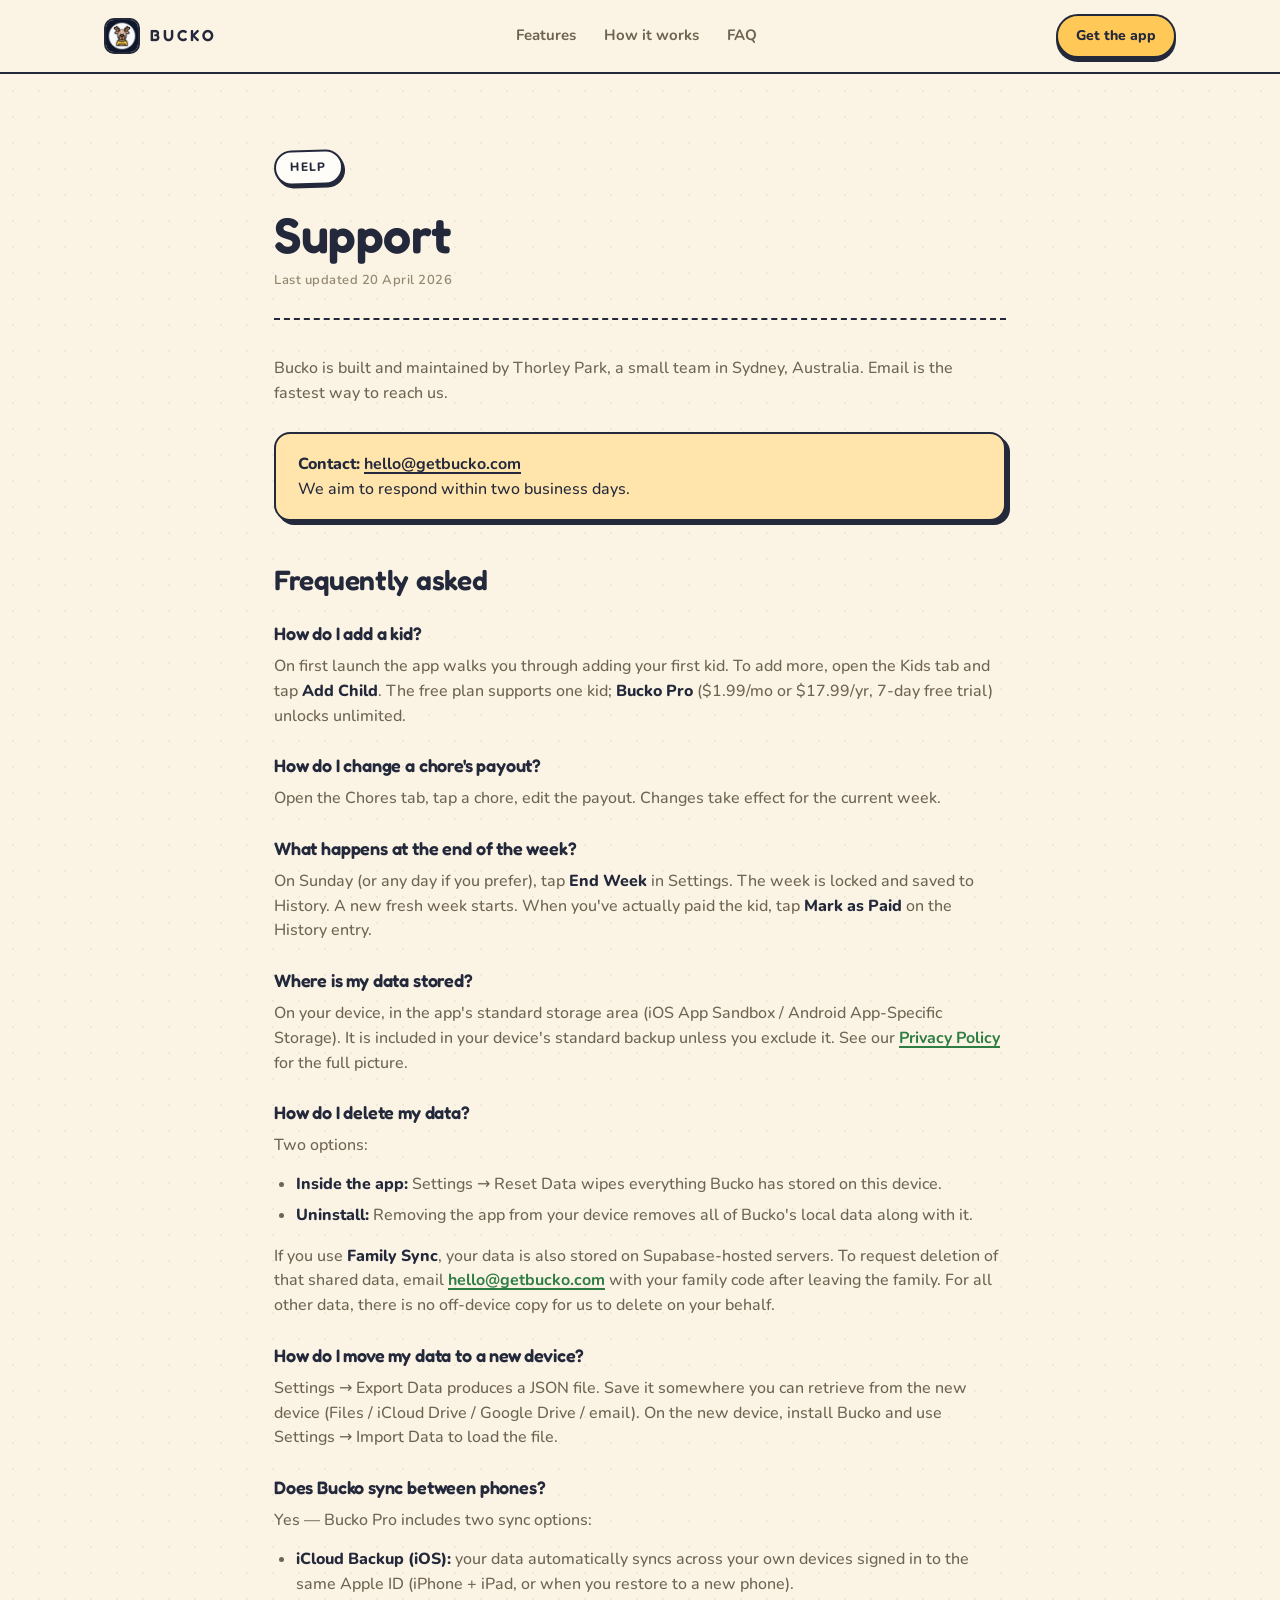
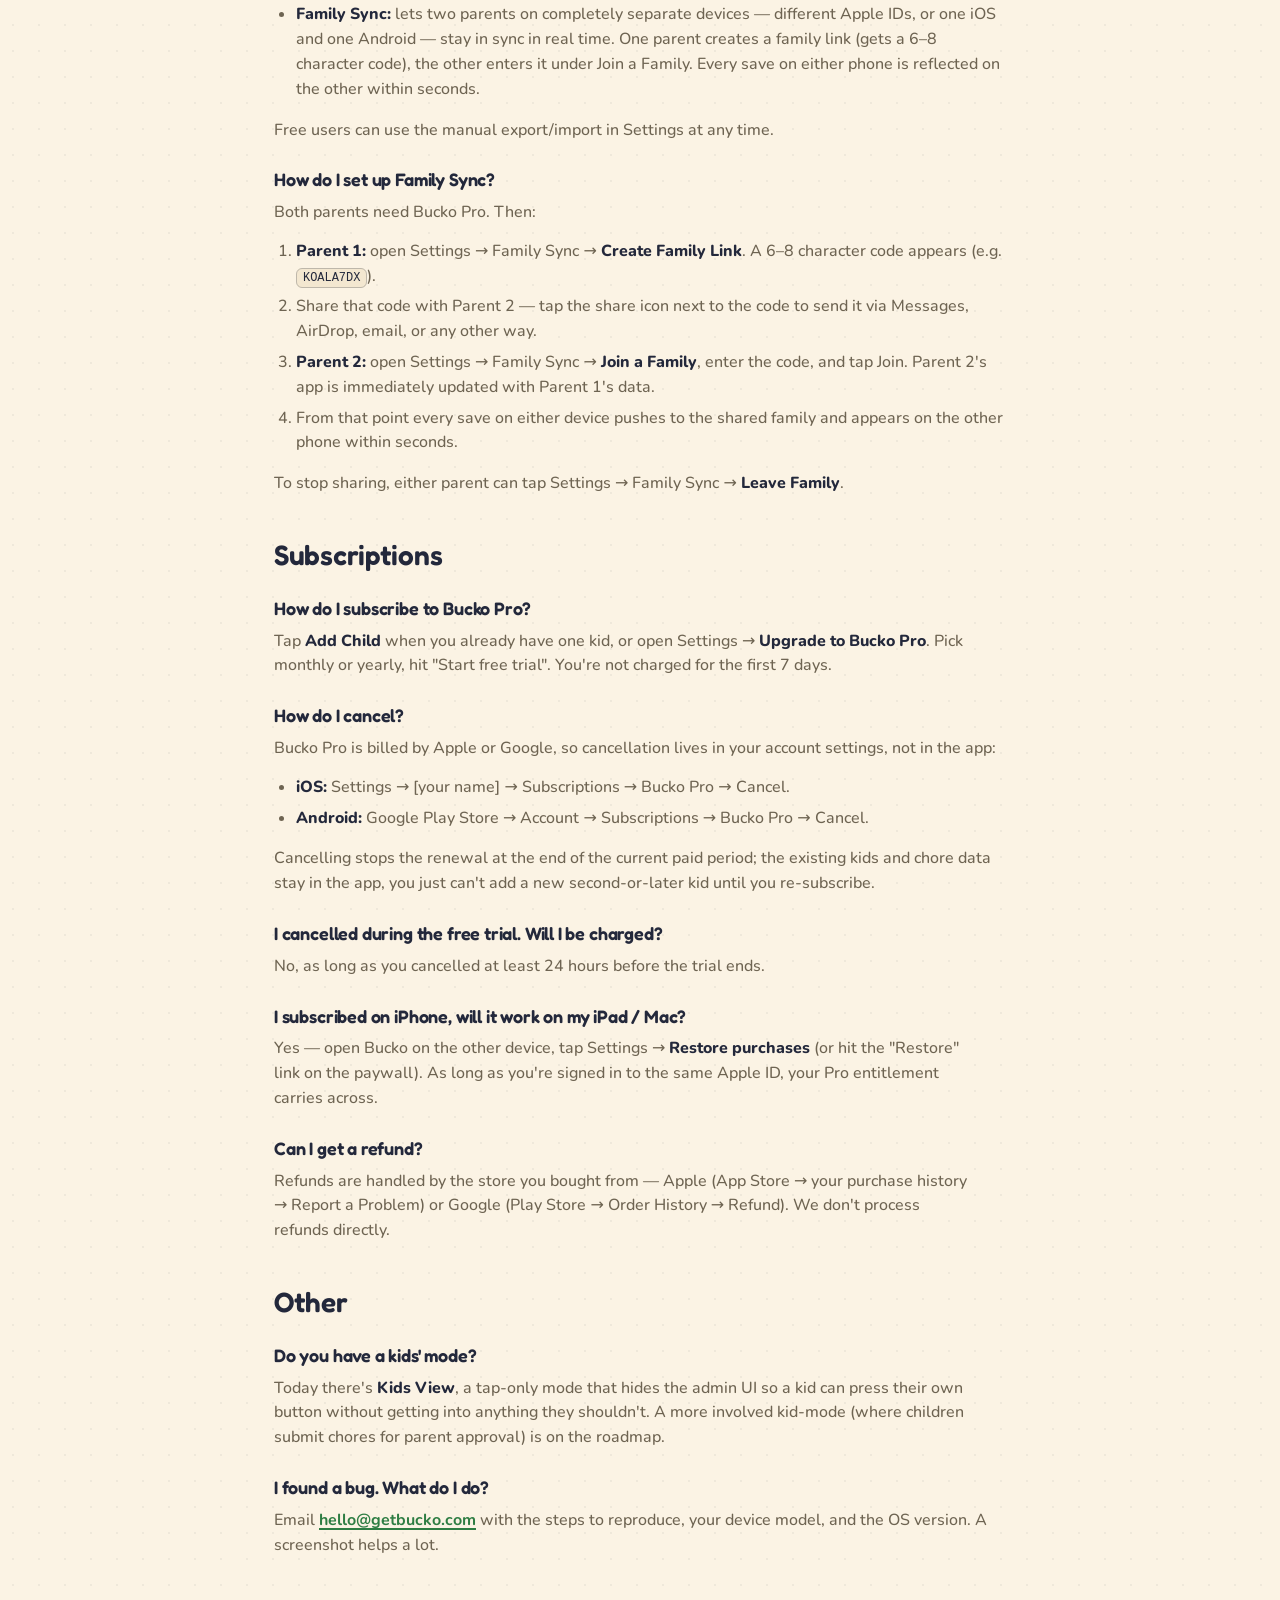
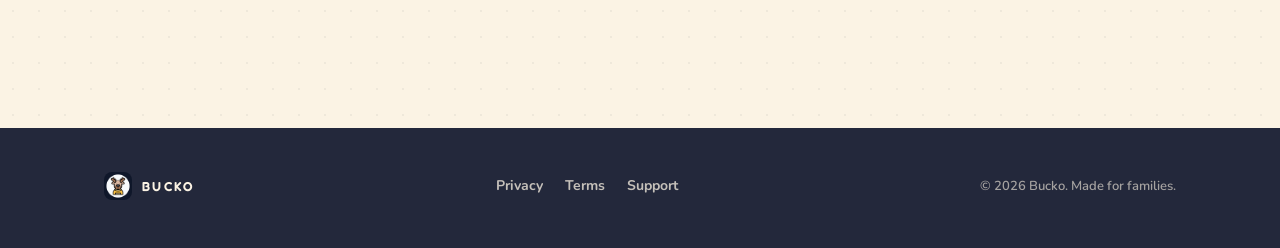
<file: support/index.html>
<!doctype html>
<html lang="en">
<head>
  <meta charset="utf-8" />
  <meta name="viewport" content="width=device-width,initial-scale=1" />
  <meta name="theme-color" content="#FBF3E4" />
  <title>Bucko — Support</title>
  <meta name="description" content="Help, FAQs, and contact for the Bucko app." />

  <meta property="og:title" content="Bucko — Support" />
  <meta property="og:description" content="Help and contact info for the Bucko app." />
  <meta property="og:image" content="https://getbucko.com/assets/og-card.png" />
  <meta property="og:image:width" content="1200" />
  <meta property="og:image:height" content="630" />
  <meta property="og:image:alt" content="Bucko, a cartoon deer in a yellow jumper, waving. Kids push back. Bucko makes them line up." />
  <meta property="og:site_name" content="Bucko" />
  <meta property="og:url" content="https://getbucko.com/support/" />
  <meta property="og:type" content="article" />

  <link rel="canonical" href="https://getbucko.com/support/" />
  <link rel="icon" type="image/png" href="/assets/favicon.png" />
  <link rel="apple-touch-icon" href="/assets/apple-touch-icon.png" />
  <link rel="stylesheet" href="/styles.css" />
</head>
<body>
  <header class="nav">
    <div class="wrap nav-inner">
      <a href="/" class="brand">
        <img src="/assets/icon-72.png" alt="" width="36" height="36" />
        <span>BUCKO</span>
      </a>
      <nav class="nav-links" aria-label="Primary">
        <a href="/#features">Features</a>
        <a href="/#how">How it works</a>
        <a href="/#faq">FAQ</a>
      </nav>
      <a href="/#download" class="btn btn-primary btn-small">Get the app</a>
    </div>
  </header>

  <main class="doc-page">
    <div class="wrap">
      <header class="doc-head">
        <span class="eyebrow">Help</span>
        <h1>Support</h1>
        <p class="doc-meta">Last updated 20 April 2026</p>
      </header>

      <div class="doc-body">
        <p>Bucko is built and maintained by Thorley Park, a small team in Sydney, Australia. Email is the fastest way to reach us.</p>

        <div class="doc-callout">
          <p><strong>Contact:</strong> <a href="mailto:hello@getbucko.com" style="color:inherit;">hello@getbucko.com</a><br>We aim to respond within two business days.</p>
        </div>

        <h2>Frequently asked</h2>

        <h3>How do I add a kid?</h3>
        <p>On first launch the app walks you through adding your first kid. To add more, open the Kids tab and tap <strong>Add Child</strong>. The free plan supports one kid; <strong>Bucko Pro</strong> ($1.99/mo or $17.99/yr, 7-day free trial) unlocks unlimited.</p>

        <h3>How do I change a chore's payout?</h3>
        <p>Open the Chores tab, tap a chore, edit the payout. Changes take effect for the current week.</p>

        <h3>What happens at the end of the week?</h3>
        <p>On Sunday (or any day if you prefer), tap <strong>End Week</strong> in Settings. The week is locked and saved to History. A new fresh week starts. When you've actually paid the kid, tap <strong>Mark as Paid</strong> on the History entry.</p>

        <h3>Where is my data stored?</h3>
        <p>On your device, in the app's standard storage area (iOS App Sandbox / Android App-Specific Storage). It is included in your device's standard backup unless you exclude it. See our <a href="/privacy/">Privacy Policy</a> for the full picture.</p>

        <h3 id="data-deletion">How do I delete my data?</h3>
        <p>Two options:</p>
        <ul>
          <li><strong>Inside the app:</strong> Settings → Reset Data wipes everything Bucko has stored on this device.</li>
          <li><strong>Uninstall:</strong> Removing the app from your device removes all of Bucko's local data along with it.</li>
        </ul>
        <p>If you use <strong>Family Sync</strong>, your data is also stored on Supabase-hosted servers. To request deletion of that shared data, email <a href="mailto:hello@getbucko.com">hello@getbucko.com</a> with your family code after leaving the family. For all other data, there is no off-device copy for us to delete on your behalf.</p>

        <h3>How do I move my data to a new device?</h3>
        <p>Settings → Export Data produces a JSON file. Save it somewhere you can retrieve from the new device (Files / iCloud Drive / Google Drive / email). On the new device, install Bucko and use Settings → Import Data to load the file.</p>

        <h3>Does Bucko sync between phones?</h3>
        <p>Yes — Bucko Pro includes two sync options:</p>
        <ul>
          <li><strong>iCloud Backup (iOS):</strong> your data automatically syncs across your own devices signed in to the same Apple ID (iPhone + iPad, or when you restore to a new phone).</li>
          <li><strong>Family Sync:</strong> lets two parents on completely separate devices — different Apple IDs, or one iOS and one Android — stay in sync in real time. One parent creates a family link (gets a 6–8 character code), the other enters it under Join a Family. Every save on either phone is reflected on the other within seconds.</li>
        </ul>
        <p>Free users can use the manual export/import in Settings at any time.</p>

        <h3>How do I set up Family Sync?</h3>
        <p>Both parents need Bucko Pro. Then:</p>
        <ol>
          <li><strong>Parent 1:</strong> open Settings → Family Sync → <strong>Create Family Link</strong>. A 6–8 character code appears (e.g. <code>KOALA7DX</code>).</li>
          <li>Share that code with Parent 2 — tap the share icon next to the code to send it via Messages, AirDrop, email, or any other way.</li>
          <li><strong>Parent 2:</strong> open Settings → Family Sync → <strong>Join a Family</strong>, enter the code, and tap Join. Parent 2's app is immediately updated with Parent 1's data.</li>
          <li>From that point every save on either device pushes to the shared family and appears on the other phone within seconds.</li>
        </ol>
        <p>To stop sharing, either parent can tap Settings → Family Sync → <strong>Leave Family</strong>.</p>

        <h2>Subscriptions</h2>

        <h3>How do I subscribe to Bucko Pro?</h3>
        <p>Tap <strong>Add Child</strong> when you already have one kid, or open Settings → <strong>Upgrade to Bucko Pro</strong>. Pick monthly or yearly, hit "Start free trial". You're not charged for the first 7 days.</p>

        <h3>How do I cancel?</h3>
        <p>Bucko Pro is billed by Apple or Google, so cancellation lives in your account settings, not in the app:</p>
        <ul>
          <li><strong>iOS:</strong> Settings → [your name] → Subscriptions → Bucko Pro → Cancel.</li>
          <li><strong>Android:</strong> Google Play Store → Account → Subscriptions → Bucko Pro → Cancel.</li>
        </ul>
        <p>Cancelling stops the renewal at the end of the current paid period; the existing kids and chore data stay in the app, you just can't add a new second-or-later kid until you re-subscribe.</p>

        <h3>I cancelled during the free trial. Will I be charged?</h3>
        <p>No, as long as you cancelled at least 24 hours before the trial ends.</p>

        <h3>I subscribed on iPhone, will it work on my iPad / Mac?</h3>
        <p>Yes — open Bucko on the other device, tap Settings → <strong>Restore purchases</strong> (or hit the "Restore" link on the paywall). As long as you're signed in to the same Apple ID, your Pro entitlement carries across.</p>

        <h3>Can I get a refund?</h3>
        <p>Refunds are handled by the store you bought from — Apple (App Store → your purchase history → Report a Problem) or Google (Play Store → Order History → Refund). We don't process refunds directly.</p>

        <h2>Other</h2>

        <h3>Do you have a kids' mode?</h3>
        <p>Today there's <strong>Kids View</strong>, a tap-only mode that hides the admin UI so a kid can press their own button without getting into anything they shouldn't. A more involved kid-mode (where children submit chores for parent approval) is on the roadmap.</p>

        <h3>I found a bug. What do I do?</h3>
        <p>Email <a href="mailto:hello@getbucko.com">hello@getbucko.com</a> with the steps to reproduce, your device model, and the OS version. A screenshot helps a lot.</p>
      </div>
    </div>
  </main>

  <footer class="footer">
    <div class="wrap footer-inner">
      <div class="footer-brand">
        <img src="/assets/icon-72.png" alt="" width="28" height="28" />
        <span>BUCKO</span>
      </div>
      <nav class="footer-links" aria-label="Legal">
        <a href="/privacy/">Privacy</a>
        <a href="/terms/">Terms</a>
        <a href="/support/">Support</a>
      </nav>
      <div class="footer-meta">
        <span>© <span id="year">2026</span> Bucko. Made for families.</span>
      </div>
    </div>
  </footer>

  <script src="/script.js"></script>
</body>
</html>
</file>
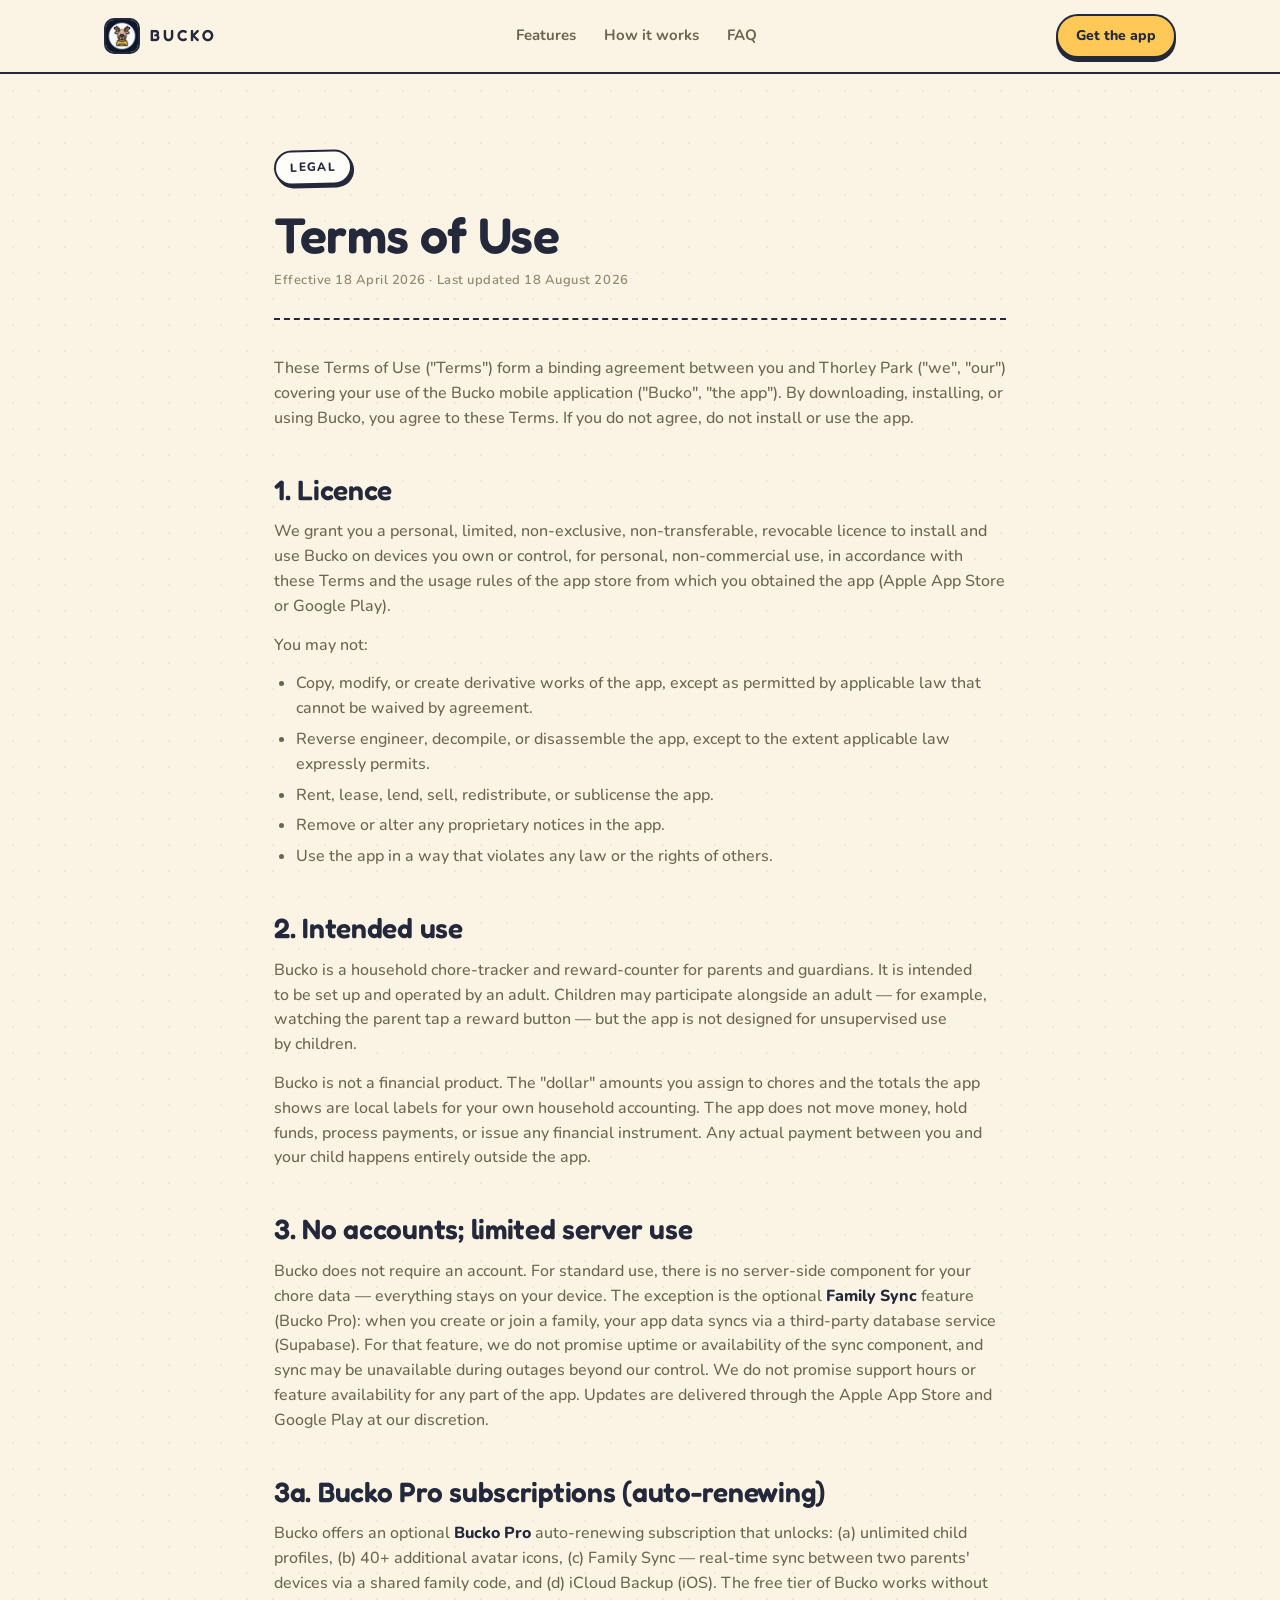
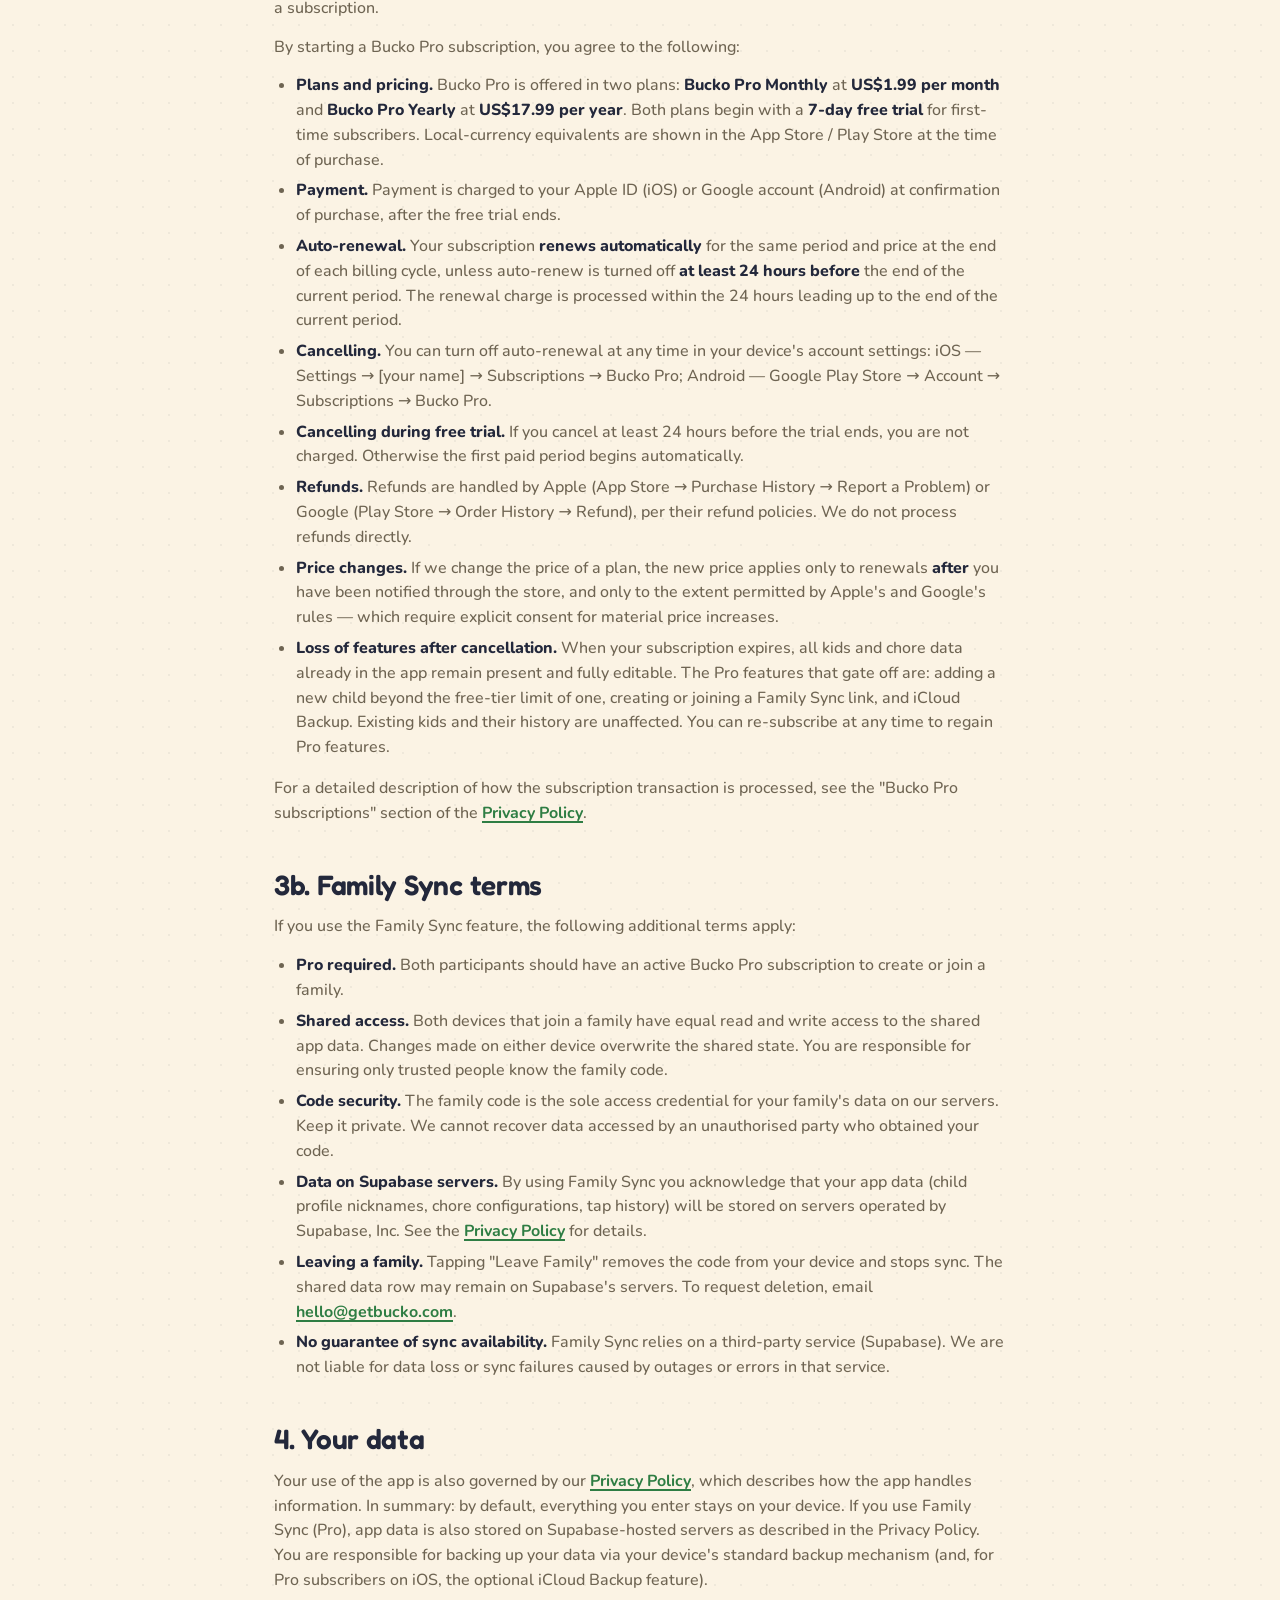
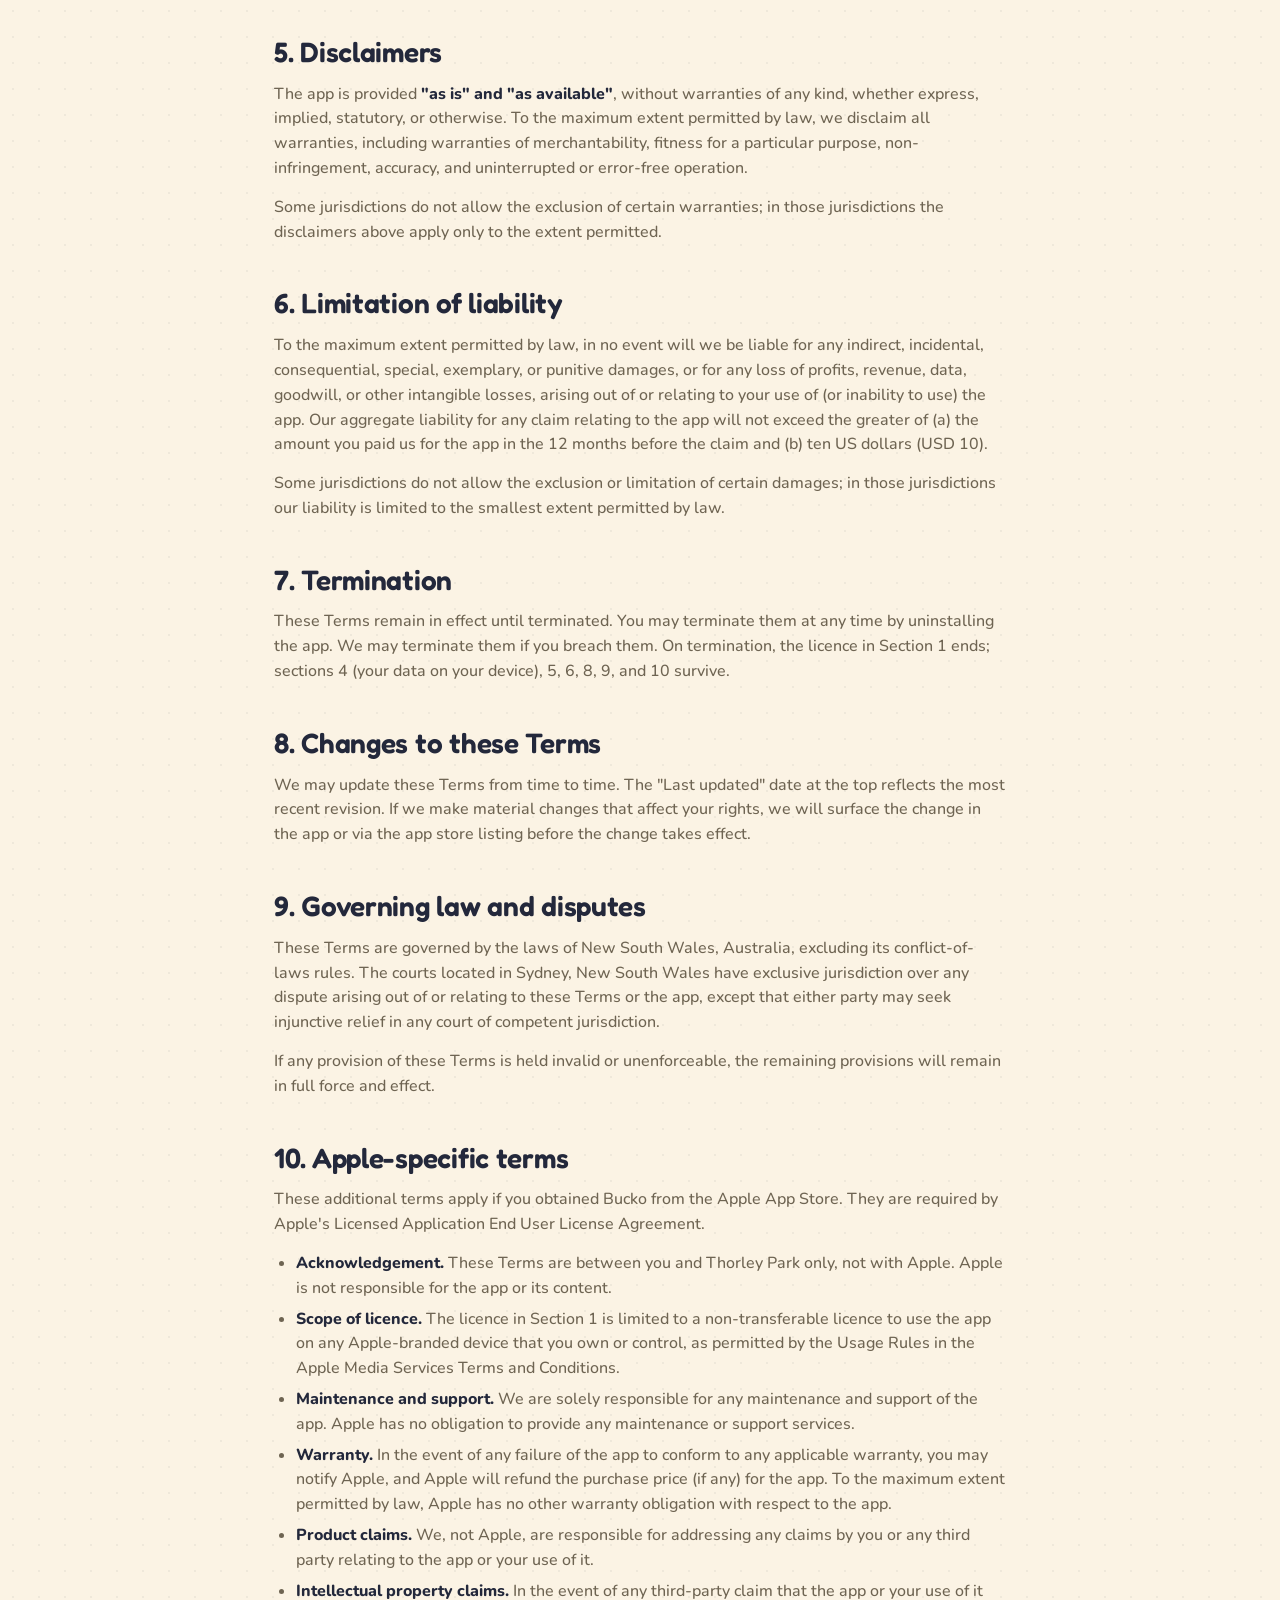
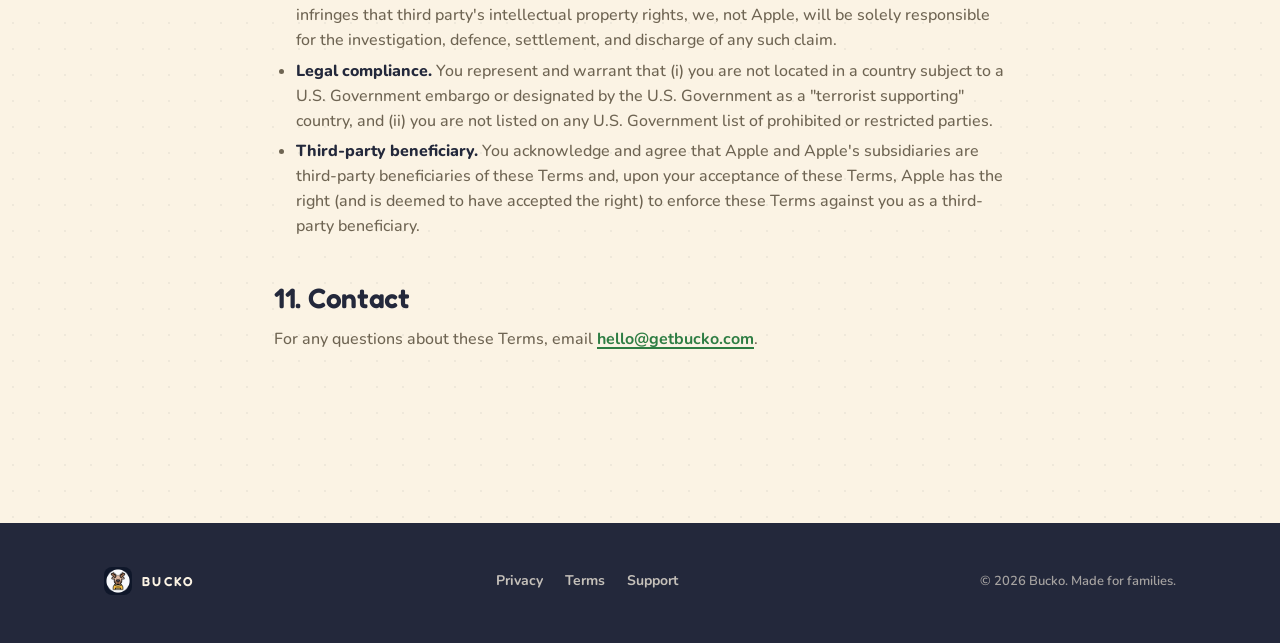
<file: terms/index.html>
<!doctype html>
<html lang="en">
<head>
  <meta charset="utf-8" />
  <meta name="viewport" content="width=device-width,initial-scale=1" />
  <meta name="theme-color" content="#FBF3E4" />
  <title>Bucko — Terms of Use</title>
  <meta name="description" content="Terms of Use (EULA) for the Bucko mobile app, including Bucko Pro subscription terms." />

  <meta property="og:title" content="Bucko — Terms of Use" />
  <meta property="og:description" content="The terms governing your use of the Bucko mobile app and Bucko Pro subscriptions." />
  <meta property="og:image" content="https://getbucko.com/assets/og-card.png" />
  <meta property="og:image:width" content="1200" />
  <meta property="og:image:height" content="630" />
  <meta property="og:image:alt" content="Bucko, a cartoon deer in a yellow jumper, waving. Kids push back. Bucko makes them line up." />
  <meta property="og:site_name" content="Bucko" />
  <meta property="og:url" content="https://getbucko.com/terms/" />
  <meta property="og:type" content="article" />

  <link rel="canonical" href="https://getbucko.com/terms/" />
  <link rel="icon" type="image/png" href="/assets/favicon.png" />
  <link rel="apple-touch-icon" href="/assets/apple-touch-icon.png" />
  <link rel="stylesheet" href="/styles.css" />
</head>
<body>
  <header class="nav">
    <div class="wrap nav-inner">
      <a href="/" class="brand">
        <img src="/assets/icon-72.png" alt="" width="36" height="36" />
        <span>BUCKO</span>
      </a>
      <nav class="nav-links" aria-label="Primary">
        <a href="/#features">Features</a>
        <a href="/#how">How it works</a>
        <a href="/#faq">FAQ</a>
      </nav>
      <a href="/#download" class="btn btn-primary btn-small">Get the app</a>
    </div>
  </header>

  <main class="doc-page">
    <div class="wrap">
      <header class="doc-head">
        <span class="eyebrow">Legal</span>
        <h1>Terms of Use</h1>
        <p class="doc-meta">Effective 18 April 2026 · Last updated 18 August 2026</p>
      </header>

      <div class="doc-body">
        <p>These Terms of Use ("Terms") form a binding agreement between you and Thorley Park ("we", "our") covering your use of the Bucko mobile application ("Bucko", "the app"). By downloading, installing, or using Bucko, you agree to these Terms. If you do not agree, do not install or use the app.</p>

        <h2>1. Licence</h2>
        <p>We grant you a personal, limited, non-exclusive, non-transferable, revocable licence to install and use Bucko on devices you own or control, for personal, non-commercial use, in accordance with these Terms and the usage rules of the app store from which you obtained the app (Apple App Store or Google Play).</p>
        <p>You may not:</p>
        <ul>
          <li>Copy, modify, or create derivative works of the app, except as permitted by applicable law that cannot be waived by agreement.</li>
          <li>Reverse engineer, decompile, or disassemble the app, except to the extent applicable law expressly permits.</li>
          <li>Rent, lease, lend, sell, redistribute, or sublicense the app.</li>
          <li>Remove or alter any proprietary notices in the app.</li>
          <li>Use the app in a way that violates any law or the rights of others.</li>
        </ul>

        <h2>2. Intended use</h2>
        <p>Bucko is a household chore-tracker and reward-counter for parents and guardians. It is intended to be set up and operated by an adult. Children may participate alongside an adult — for example, watching the parent tap a reward button — but the app is not designed for unsupervised use by children.</p>
        <p>Bucko is not a financial product. The "dollar" amounts you assign to chores and the totals the app shows are local labels for your own household accounting. The app does not move money, hold funds, process payments, or issue any financial instrument. Any actual payment between you and your child happens entirely outside the app.</p>

        <h2>3. No accounts; limited server use</h2>
        <p>Bucko does not require an account. For standard use, there is no server-side component for your chore data — everything stays on your device. The exception is the optional <strong>Family Sync</strong> feature (Bucko Pro): when you create or join a family, your app data syncs via a third-party database service (Supabase). For that feature, we do not promise uptime or availability of the sync component, and sync may be unavailable during outages beyond our control. We do not promise support hours or feature availability for any part of the app. Updates are delivered through the Apple App Store and Google Play at our discretion.</p>

        <h2>3a. Bucko Pro subscriptions (auto-renewing)</h2>
        <p>Bucko offers an optional <strong>Bucko Pro</strong> auto-renewing subscription that unlocks: (a) unlimited child profiles, (b) 40+ additional avatar icons, (c) Family Sync — real-time sync between two parents' devices via a shared family code, and (d) iCloud Backup (iOS). The free tier of Bucko works without a subscription.</p>
        <p>By starting a Bucko Pro subscription, you agree to the following:</p>
        <ul>
          <li><strong>Plans and pricing.</strong> Bucko Pro is offered in two plans: <strong>Bucko Pro Monthly</strong> at <strong>US$1.99 per month</strong> and <strong>Bucko Pro Yearly</strong> at <strong>US$17.99 per year</strong>. Both plans begin with a <strong>7-day free trial</strong> for first-time subscribers. Local-currency equivalents are shown in the App Store / Play Store at the time of purchase.</li>
          <li><strong>Payment.</strong> Payment is charged to your Apple ID (iOS) or Google account (Android) at confirmation of purchase, after the free trial ends.</li>
          <li><strong>Auto-renewal.</strong> Your subscription <strong>renews automatically</strong> for the same period and price at the end of each billing cycle, unless auto-renew is turned off <strong>at least 24 hours before</strong> the end of the current period. The renewal charge is processed within the 24 hours leading up to the end of the current period.</li>
          <li><strong>Cancelling.</strong> You can turn off auto-renewal at any time in your device's account settings: iOS — Settings → [your name] → Subscriptions → Bucko Pro; Android — Google Play Store → Account → Subscriptions → Bucko Pro.</li>
          <li><strong>Cancelling during free trial.</strong> If you cancel at least 24 hours before the trial ends, you are not charged. Otherwise the first paid period begins automatically.</li>
          <li><strong>Refunds.</strong> Refunds are handled by Apple (App Store → Purchase History → Report a Problem) or Google (Play Store → Order History → Refund), per their refund policies. We do not process refunds directly.</li>
          <li><strong>Price changes.</strong> If we change the price of a plan, the new price applies only to renewals <strong>after</strong> you have been notified through the store, and only to the extent permitted by Apple's and Google's rules — which require explicit consent for material price increases.</li>
          <li><strong>Loss of features after cancellation.</strong> When your subscription expires, all kids and chore data already in the app remain present and fully editable. The Pro features that gate off are: adding a new child beyond the free-tier limit of one, creating or joining a Family Sync link, and iCloud Backup. Existing kids and their history are unaffected. You can re-subscribe at any time to regain Pro features.</li>
        </ul>
        <p>For a detailed description of how the subscription transaction is processed, see the "Bucko Pro subscriptions" section of the <a href="/privacy/">Privacy Policy</a>.</p>

        <h2>3b. Family Sync terms</h2>
        <p>If you use the Family Sync feature, the following additional terms apply:</p>
        <ul>
          <li><strong>Pro required.</strong> Both participants should have an active Bucko Pro subscription to create or join a family.</li>
          <li><strong>Shared access.</strong> Both devices that join a family have equal read and write access to the shared app data. Changes made on either device overwrite the shared state. You are responsible for ensuring only trusted people know the family code.</li>
          <li><strong>Code security.</strong> The family code is the sole access credential for your family's data on our servers. Keep it private. We cannot recover data accessed by an unauthorised party who obtained your code.</li>
          <li><strong>Data on Supabase servers.</strong> By using Family Sync you acknowledge that your app data (child profile nicknames, chore configurations, tap history) will be stored on servers operated by Supabase, Inc. See the <a href="/privacy/">Privacy Policy</a> for details.</li>
          <li><strong>Leaving a family.</strong> Tapping "Leave Family" removes the code from your device and stops sync. The shared data row may remain on Supabase's servers. To request deletion, email <a href="mailto:hello@getbucko.com">hello@getbucko.com</a>.</li>
          <li><strong>No guarantee of sync availability.</strong> Family Sync relies on a third-party service (Supabase). We are not liable for data loss or sync failures caused by outages or errors in that service.</li>
        </ul>

        <h2>4. Your data</h2>
        <p>Your use of the app is also governed by our <a href="/privacy/">Privacy Policy</a>, which describes how the app handles information. In summary: by default, everything you enter stays on your device. If you use Family Sync (Pro), app data is also stored on Supabase-hosted servers as described in the Privacy Policy. You are responsible for backing up your data via your device's standard backup mechanism (and, for Pro subscribers on iOS, the optional iCloud Backup feature).</p>

        <h2>5. Disclaimers</h2>
        <p>The app is provided <strong>"as is" and "as available"</strong>, without warranties of any kind, whether express, implied, statutory, or otherwise. To the maximum extent permitted by law, we disclaim all warranties, including warranties of merchantability, fitness for a particular purpose, non-infringement, accuracy, and uninterrupted or error-free operation.</p>
        <p>Some jurisdictions do not allow the exclusion of certain warranties; in those jurisdictions the disclaimers above apply only to the extent permitted.</p>

        <h2>6. Limitation of liability</h2>
        <p>To the maximum extent permitted by law, in no event will we be liable for any indirect, incidental, consequential, special, exemplary, or punitive damages, or for any loss of profits, revenue, data, goodwill, or other intangible losses, arising out of or relating to your use of (or inability to use) the app. Our aggregate liability for any claim relating to the app will not exceed the greater of (a) the amount you paid us for the app in the 12 months before the claim and (b) ten US dollars (USD 10).</p>
        <p>Some jurisdictions do not allow the exclusion or limitation of certain damages; in those jurisdictions our liability is limited to the smallest extent permitted by law.</p>

        <h2>7. Termination</h2>
        <p>These Terms remain in effect until terminated. You may terminate them at any time by uninstalling the app. We may terminate them if you breach them. On termination, the licence in Section 1 ends; sections 4 (your data on your device), 5, 6, 8, 9, and 10 survive.</p>

        <h2>8. Changes to these Terms</h2>
        <p>We may update these Terms from time to time. The "Last updated" date at the top reflects the most recent revision. If we make material changes that affect your rights, we will surface the change in the app or via the app store listing before the change takes effect.</p>

        <h2>9. Governing law and disputes</h2>
        <p>These Terms are governed by the laws of New South Wales, Australia, excluding its conflict-of-laws rules. The courts located in Sydney, New South Wales have exclusive jurisdiction over any dispute arising out of or relating to these Terms or the app, except that either party may seek injunctive relief in any court of competent jurisdiction.</p>
        <p>If any provision of these Terms is held invalid or unenforceable, the remaining provisions will remain in full force and effect.</p>

        <h2>10. Apple-specific terms</h2>
        <p>These additional terms apply if you obtained Bucko from the Apple App Store. They are required by Apple's Licensed Application End User License Agreement.</p>
        <ul>
          <li><strong>Acknowledgement.</strong> These Terms are between you and Thorley Park only, not with Apple. Apple is not responsible for the app or its content.</li>
          <li><strong>Scope of licence.</strong> The licence in Section 1 is limited to a non-transferable licence to use the app on any Apple-branded device that you own or control, as permitted by the Usage Rules in the Apple Media Services Terms and Conditions.</li>
          <li><strong>Maintenance and support.</strong> We are solely responsible for any maintenance and support of the app. Apple has no obligation to provide any maintenance or support services.</li>
          <li><strong>Warranty.</strong> In the event of any failure of the app to conform to any applicable warranty, you may notify Apple, and Apple will refund the purchase price (if any) for the app. To the maximum extent permitted by law, Apple has no other warranty obligation with respect to the app.</li>
          <li><strong>Product claims.</strong> We, not Apple, are responsible for addressing any claims by you or any third party relating to the app or your use of it.</li>
          <li><strong>Intellectual property claims.</strong> In the event of any third-party claim that the app or your use of it infringes that third party's intellectual property rights, we, not Apple, will be solely responsible for the investigation, defence, settlement, and discharge of any such claim.</li>
          <li><strong>Legal compliance.</strong> You represent and warrant that (i) you are not located in a country subject to a U.S. Government embargo or designated by the U.S. Government as a "terrorist supporting" country, and (ii) you are not listed on any U.S. Government list of prohibited or restricted parties.</li>
          <li><strong>Third-party beneficiary.</strong> You acknowledge and agree that Apple and Apple's subsidiaries are third-party beneficiaries of these Terms and, upon your acceptance of these Terms, Apple has the right (and is deemed to have accepted the right) to enforce these Terms against you as a third-party beneficiary.</li>
        </ul>

        <h2>11. Contact</h2>
        <p>For any questions about these Terms, email <a href="mailto:hello@getbucko.com">hello@getbucko.com</a>.</p>
      </div>
    </div>
  </main>

  <footer class="footer">
    <div class="wrap footer-inner">
      <div class="footer-brand">
        <img src="/assets/icon-72.png" alt="" width="28" height="28" />
        <span>BUCKO</span>
      </div>
      <nav class="footer-links" aria-label="Legal">
        <a href="/privacy/">Privacy</a>
        <a href="/terms/">Terms</a>
        <a href="/support/">Support</a>
      </nav>
      <div class="footer-meta">
        <span>© <span id="year">2026</span> Bucko. Made for families.</span>
      </div>
    </div>
  </footer>

  <script src="/script.js"></script>
</body>
</html>
</file>
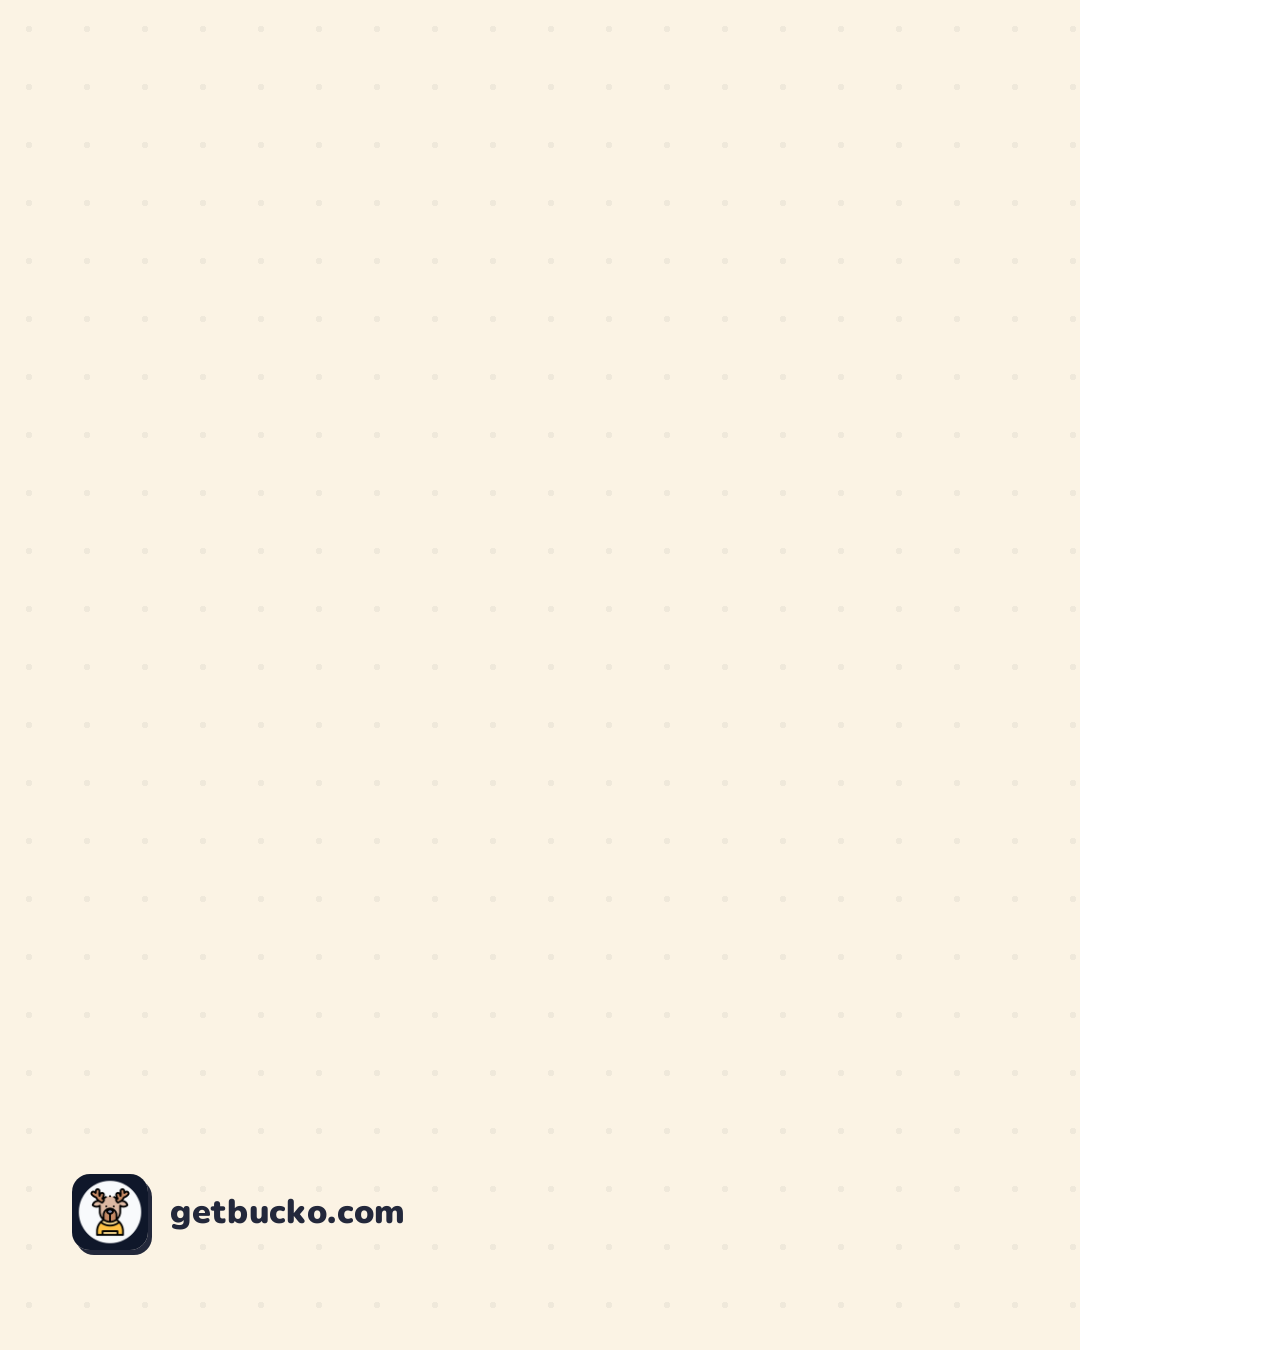
<file: ig/card.html>
<!doctype html>
<html lang="en">
<head>
<meta charset="utf-8" />
<meta name="robots" content="noindex,nofollow" />
<meta name="viewport" content="width=1080" />
<title>Bucko card renderer</title>
<style>
/* Fonts are inlined (base64 copies of ../assets/fonts) so the page renders identically
   from getbucko.com, from a raw GitHub download or from file://. Regenerate with ig/build.py. */
@font-face{font-family:'Fredoka';font-style:normal;font-weight:500;font-display:block;src:url([data-uri]) format('woff2');}
@font-face{font-family:'Fredoka';font-style:normal;font-weight:600;font-display:block;src:url([data-uri]) format('woff2');}
@font-face{font-family:'Nunito';font-style:normal;font-weight:500;font-display:block;src:url([data-uri]) format('woff2');}
@font-face{font-family:'Nunito';font-style:normal;font-weight:600;font-display:block;src:url([data-uri]) format('woff2');}
@font-face{font-family:'Nunito';font-style:normal;font-weight:700;font-display:block;src:url([data-uri]) format('woff2');}
@font-face{font-family:'Nunito';font-style:normal;font-weight:800;font-display:block;src:url([data-uri]) format('woff2');}
@font-face{font-family:'Nunito';font-style:normal;font-weight:900;font-display:block;src:url([data-uri]) format('woff2');}
:root {
  --ink: #23283B; --ink-soft: #4C5165;
  --paper: #FBF3E4; --paper-dim: #F3E7D0; --card: #FFFDF8;
  --yellow: #FFC857; --yellow-soft: #FFE5AC;
  --sky: #7CC5EE; --sky-soft: #D3EBFA;
  --coral: #FF8A6B; --coral-soft: #FFD9CC;
  --green: #4CAE63; --green-soft: #D2EBD3; --green-deep: #2E7D43;
  --lilac: #B9A3E8; --lilac-soft: #E5DAF8;
  --text-dim: #6E6452;
  --font-body: 'Nunito', system-ui, sans-serif;
  --font-display: 'Fredoka', 'Nunito', system-ui, sans-serif;
  --accent: var(--yellow); --accent-soft: var(--yellow-soft);
  --pad: 72px;
}
* { box-sizing: border-box; }
html, body { margin: 0; padding: 0; background: transparent; }
body { font-family: var(--font-body); color: var(--ink); -webkit-font-smoothing: antialiased; }
.card {
  position: relative; width: 1080px; height: 1350px; overflow: hidden;
  background-color: var(--paper);
  background-image: radial-gradient(rgba(35, 40, 59, 0.055) 3px, transparent 3px);
  background-size: 58px 58px;
  display: flex; flex-direction: column; padding: var(--pad) var(--pad) 100px;
}
.card.r916 { height: 1920px; padding: 250px var(--pad) 320px; }
.card.roverlay { height: 1920px; background: transparent; padding: 250px var(--pad) 320px; justify-content: center; }

.eyebrow {
  align-self: flex-start; font-family: var(--font-body); font-size: 30px; font-weight: 800;
  text-transform: uppercase; letter-spacing: 0.12em; color: var(--ink); background: var(--card);
  border: 4px solid var(--ink); padding: 14px 30px; border-radius: 999px;
  box-shadow: 6px 7px 0 var(--ink); transform: rotate(-1.5deg); margin-bottom: 48px;
}
.eyebrow.tilt-r { transform: rotate(1.2deg); }
.headline {
  font-family: var(--font-display); font-weight: 600; font-size: 96px; line-height: 1.08;
  letter-spacing: -0.01em; margin: 0; text-wrap: balance;
}
.accent {
  background-image: linear-gradient(to top, var(--accent) 42%, transparent 42%);
  -webkit-box-decoration-break: clone; box-decoration-break: clone; padding: 0 0.08em;
}
.body { font-size: 42px; font-weight: 700; line-height: 1.35; color: var(--ink-soft); margin-top: 36px; max-width: 860px; }
.grow { flex: 1 1 auto; min-height: 0; overflow: hidden; display: flex; flex-direction: column; justify-content: center; }
.footer { flex: 0 0 auto; position: relative; z-index: 2; }
.footer {
  display: flex; align-items: center; gap: 22px; margin-top: 40px; font-weight: 900; font-size: 34px; letter-spacing: 0.02em;
}
.footer img { display: block; width: 76px; height: 76px; border-radius: 18px; box-shadow: 4px 5px 0 var(--ink); }
.sticker {
  position: absolute; right: 72px; bottom: 88px; width: 300px; height: 300px; border-radius: 50%;
  background: var(--accent-soft); border: 4px solid var(--ink); box-shadow: 8px 9px 0 var(--ink);
  display: flex; align-items: center; justify-content: center; transform: rotate(4deg);
}
.sticker img { width: 200px; height: 200px; object-fit: contain; }
.sticker.small { width: 220px; height: 220px; }
.sticker.small img { width: 146px; height: 146px; }
.t-chat .sticker { top: 40px; right: 60px; bottom: auto; transform: rotate(6deg); }
.r916 .sticker, .roverlay .sticker { bottom: 330px; }
.has-sticker .body, .has-sticker .headline { padding-right: 60px; }
.has-sticker .grow { padding-bottom: 240px; }

/* chat */
.chat { display: flex; flex-direction: column; gap: 26px; margin-top: 12px; }
.msg { max-width: 82%; padding: 26px 36px; border: 4px solid var(--ink); border-radius: 34px; font-size: 44px; font-weight: 700; line-height: 1.3; box-shadow: 6px 7px 0 var(--ink); position: relative; }
.msg.k { align-self: flex-start; background: var(--card); border-bottom-left-radius: 10px; }
.msg.p { align-self: flex-end; background: var(--accent); border-bottom-right-radius: 10px; }
.msg .who { display: block; font-size: 22px; font-weight: 900; letter-spacing: 0.12em; text-transform: uppercase; color: var(--text-dim); margin-bottom: 8px; }
.msg.p .who { color: var(--ink); opacity: .7; }
.chat + .body { margin-top: 44px; }
.chat-head { font-size: 66px; margin-bottom: 40px; }

/* poll */
.poll { display: flex; flex-direction: column; gap: 34px; margin-top: 48px; }
.opt { display: flex; align-items: center; gap: 30px; padding: 30px 40px; border: 4px solid var(--ink); border-radius: 30px; box-shadow: 8px 9px 0 var(--ink); font-family: var(--font-display); font-weight: 600; font-size: 50px; line-height: 1.12; }
.opt .tag { flex: 0 0 auto; width: 92px; height: 92px; border-radius: 50%; background: var(--card); border: 4px solid var(--ink); display: flex; align-items: center; justify-content: center; font-family: var(--font-body); font-weight: 900; font-size: 44px; }
.opt.a { background: var(--yellow); transform: rotate(-0.6deg); }
.opt.b { background: var(--sky); transform: rotate(0.6deg); }
.opt.c { background: var(--coral); transform: rotate(-0.4deg); }
.poll-cta { align-self: flex-start; margin-top: 44px; font-weight: 900; font-size: 32px; text-transform: uppercase; letter-spacing: 0.1em; background: var(--ink); color: var(--paper); padding: 16px 30px; border-radius: 999px; transform: rotate(-1deg); }

/* list / carousel */
.pips { position: absolute; top: 64px; right: 72px; font-weight: 900; font-size: 30px; letter-spacing: 0.08em; background: var(--card); border: 4px solid var(--ink); border-radius: 999px; padding: 12px 26px; box-shadow: 5px 6px 0 var(--ink); transform: rotate(2deg); }
.num { font-family: var(--font-display); font-weight: 600; font-size: 200px; line-height: 1; width: 260px; height: 260px; border-radius: 50%; background: var(--accent); border: 4px solid var(--ink); box-shadow: 8px 9px 0 var(--ink); display: flex; align-items: center; justify-content: center; margin-bottom: 44px; transform: rotate(-3deg); }
.swipe { align-self: flex-start; margin-top: 40px; font-weight: 900; font-size: 32px; text-transform: uppercase; letter-spacing: 0.12em; background: var(--ink); color: var(--paper); padding: 16px 30px; border-radius: 999px; transform: rotate(-1.5deg); }
.swipe::after { content: ' \2192'; }

/* product: scaled copy of the site's hero phone mock */
.product-wrap { position: relative; flex: 1 1 auto; min-height: 0; }
.phone { position: absolute; left: 58%; top: 40px; width: 340px; height: 737px; transform-origin: top center; transform: translateX(-50%) scale(1.75) rotate(2.5deg); background: var(--ink); border-radius: 48px; padding: 11px; box-shadow: 14px 14px 0 rgba(35, 40, 59, 0.14); }
.phone-notch { position: absolute; top: 22px; left: 50%; transform: translateX(-50%); width: 100px; height: 24px; background: var(--ink); border-radius: 999px; z-index: 3; }
.phone-screen { position: relative; width: 100%; height: 100%; background: var(--paper); border-radius: 38px; padding: 52px 18px 22px; overflow: hidden; display: flex; flex-direction: column; gap: 14px; }
.phone-brand { font-family: var(--font-display); font-weight: 600; font-size: 16px; letter-spacing: 0.22em; }
.phone-total { display: inline-flex; flex-direction: column; padding: 8px 14px; border-radius: 14px; border: 2px solid var(--ink); background: var(--green-soft); align-self: flex-start; }
.phone-total .label { font-size: 9px; font-weight: 800; text-transform: uppercase; letter-spacing: 0.1em; color: var(--green-deep); }
.phone-total .amount { font-size: 19px; font-weight: 900; }
.big-btn { position: relative; align-self: center; width: 164px; height: 164px; border-radius: 50%; display: flex; flex-direction: column; align-items: center; justify-content: center; text-align: center; border: 3px solid var(--ink); box-shadow: 0 6px 0 var(--ink); overflow: hidden; }
.big-btn-a { background: var(--yellow); } .big-btn-b { background: var(--sky); }
.big-btn-icon { width: 50px; height: 50px; object-fit: contain; margin-bottom: 4px; }
.big-btn-count { font-family: var(--font-display); font-weight: 600; font-size: 60px; line-height: 1; letter-spacing: -0.02em; }
.big-btn-label { font-size: 10px; font-weight: 900; letter-spacing: 0.12em; line-height: 1.2; margin-top: 6px; }
.phone-cards { margin-top: auto; display: grid; grid-template-columns: 1fr 1fr; gap: 10px; }
.kid-card { border: 2px solid var(--ink); border-radius: 14px; padding: 10px 8px; text-align: center; box-shadow: 0 3px 0 var(--ink); }
.kid-card-a { background: var(--yellow-soft); } .kid-card-b { background: var(--sky-soft); }
.kid-card-head { font-size: 12px; font-weight: 800; }
.kid-card-amt { font-family: var(--font-display); font-size: 19px; font-weight: 600; margin-top: 2px; }
.kid-card-lbl { font-size: 8px; font-weight: 800; color: var(--ink-soft); text-transform: uppercase; letter-spacing: 0.08em; }
.t-product .headline { font-size: 76px; }
.t-product .footer span { background: var(--card); border: 3px solid var(--ink); border-radius: 999px; padding: 8px 24px; box-shadow: 4px 5px 0 var(--ink); }

/* overlay (text over a Reel) */
.roverlay .panel { background: var(--paper); border: 5px solid var(--ink); border-radius: 36px; box-shadow: 12px 13px 0 var(--ink); padding: 60px 56px; transform: rotate(-1deg); }
.roverlay .headline { font-size: 88px; }
.roverlay .footer { margin-top: 0; position: absolute; left: var(--pad); bottom: 200px; background: var(--card); border: 4px solid var(--ink); border-radius: 999px; padding: 12px 28px 12px 12px; box-shadow: 6px 7px 0 var(--ink); transform: rotate(1.2deg); }
.roverlay .footer img { border-radius: 999px; box-shadow: none; width: 60px; height: 60px; }
.roverlay .body { font-size: 40px; color: var(--ink); }

.c-yellow { --accent: var(--yellow); --accent-soft: var(--yellow-soft); }
.c-sky { --accent: var(--sky); --accent-soft: var(--sky-soft); }
.c-coral { --accent: var(--coral); --accent-soft: var(--coral-soft); }
.c-green { --accent: var(--green); --accent-soft: var(--green-soft); }
.c-lilac { --accent: var(--lilac); --accent-soft: var(--lilac-soft); }
</style>
</head>
<body>
<div id="card" class="card"></div>
<script>
(function () {
  'use strict';
  var ICON_BASE = '../assets/ig/';
  var APP_ICON = '../assets/icon-160.png';
  var ANIMALS = ["alpaca", "bear", "bunny", "butterfly", "cat", "chicken", "cow", "dog", "duck", "elephant", "fox", "frog", "giraffe", "guinea_pig", "hamster", "hedgehog", "horse", "koala", "lion", "monkey", "mouse", "owl", "panda", "penguin", "pig", "polar_bear", "puppy", "raccoon", "sheep", "sloth", "snake", "squirrel", "teddy", "tiger", "turtle", "wolf", "zebra"];

  function b64urlDecode(s) {
    s = s.replace(/-/g, '+').replace(/_/g, '/');
    while (s.length % 4) s += '=';
    var bin = atob(s), bytes = new Uint8Array(bin.length);
    for (var i = 0; i < bin.length; i++) bytes[i] = bin.charCodeAt(i);
    return new TextDecoder().decode(bytes);
  }
  function readParams() {
    var q = new URLSearchParams(location.search);
    if (q.get('p')) { try { return JSON.parse(b64urlDecode(q.get('p'))); } catch (e) { return { t: 'text', h: 'Bad p parameter' }; } }
    var o = {};
    q.forEach(function (v, k) { o[k] = v.indexOf('|') >= 0 && k !== 'p' ? v.split('|').join('\n') : v; });
    if (o.m && typeof o.m === 'string') o.m = o.m.split('\n').map(function (line) { var w = line.charAt(0) === '>' ? 'p' : 'k'; return { w: w, t: line.replace(/^[<>]\s?/, '') }; });
    if (o.o && typeof o.o === 'string') o.o = o.o.split('\n');
    return o;
  }
  function el(tag, cls, text) { var e = document.createElement(tag); if (cls) e.className = cls; if (text != null) e.textContent = text; return e; }
  // "*word*" -> marker accent, "\n" -> line break. DOM only, never innerHTML.
  function rich(target, s) {
    s = String(s == null ? '' : s);
    var parts = s.split('*'), acc = false;
    parts.forEach(function (part, i) {
      if (i > 0) acc = !acc;
      var lines = part.split('\n');
      lines.forEach(function (line, j) {
        if (j > 0) target.appendChild(document.createElement('br'));
        if (!line) return;
        if (acc) { var sp = el('span', 'accent', line); target.appendChild(sp); }
        else target.appendChild(document.createTextNode(line));
      });
    });
    return target;
  }
  function hash(s) { var h = 2166136261; for (var i = 0; i < s.length; i++) { h ^= s.charCodeAt(i); h = Math.imul(h, 16777619); } return h >>> 0; }
  function iconPath(slug) {
    if (!slug) return null;
    if (slug === 'auto') slug = ANIMALS[hash(String(P.h || P.e || 'bucko')) % ANIMALS.length];
    var cat = 'animals', name = slug;
    if (slug.indexOf('/') > 0) { cat = slug.split('/')[0]; name = slug.split('/')[1]; }
    if (!/^[a-z_]+$/.test(cat) || !/^[a-z_]+$/.test(name)) return null;
    return ICON_BASE + cat + '/' + name + '.png';
  }
  function footer() {
    var f = el('div', 'footer');
    var img = el('img'); img.src = APP_ICON; img.alt = '';
    f.appendChild(img); f.appendChild(el('span', null, P.f || 'getbucko.com'));
    return f;
  }
  function sticker(small) {
    var src = iconPath(P.a);
    if (!src) return null;
    var s = el('div', 'sticker' + (small ? ' small' : ''));
    var img = el('img'); img.src = src; img.alt = '';
    s.appendChild(img);
    return s;
  }
  function eyebrow() { if (!P.e) return null; var e = el('div', 'eyebrow' + (P.et === 'r' ? ' tilt-r' : ''), P.e); return e; }
  function headline(text, cls) { return rich(el('h1', 'headline' + (cls ? ' ' + cls : '')), text); }

  var P = readParams();
  var card = document.getElementById('card');
  var T = P.t || 'text';
  var R = String(P.r || '45');
  card.className = 'card r' + R + ' c-' + (P.c || 'yellow') + ' t-' + T;
  var content = el('div', 'grow');

  if (T === 'text') {
    var eb = eyebrow(); if (eb) card.appendChild(eb);
    if (P.h) content.appendChild(headline(P.h));
    if (P.b) content.appendChild(rich(el('p', 'body'), P.b));
    card.appendChild(content);
    card.appendChild(footer());
    var st = sticker(); if (st) { card.appendChild(st); card.classList.add('has-sticker'); }
  } else if (T === 'chat') {
    var eb2 = eyebrow(); if (eb2) card.appendChild(eb2);
    if (P.h) content.appendChild(headline(P.h, 'chat-head'));
    var chat = el('div', 'chat');
    (P.m || []).forEach(function (m, i, arr) {
      var d = el('div', 'msg ' + (m.w === 'p' ? 'p' : 'k'));
      var prev = arr[i - 1];
      if (!prev || prev.w !== m.w) d.appendChild(el('span', 'who', m.w === 'p' ? (P.pn || 'Me') : (P.kn || 'Kid')));
      rich(d, m.t);
      chat.appendChild(d);
    });
    content.appendChild(chat);
    if (P.b) content.appendChild(rich(el('p', 'body'), P.b));
    card.appendChild(content);
    card.appendChild(footer());
    var st2 = sticker(true); if (st2) { card.appendChild(st2); }
  } else if (T === 'poll') {
    var eb3 = eyebrow(); if (eb3) card.appendChild(eb3);
    if (P.h) content.appendChild(headline(P.h));
    var poll = el('div', 'poll');
    (P.o || []).slice(0, 3).forEach(function (o, i) {
      var d = el('div', 'opt ' + 'abc'.charAt(i));
      d.appendChild(el('span', 'tag', 'ABC'.charAt(i)));
      rich(el('span'), o);
      var sp = el('span'); rich(sp, o); d.appendChild(sp);
      poll.appendChild(d);
    });
    content.appendChild(poll);
    content.appendChild(el('div', 'poll-cta', P.cta || 'Vote in the comments'));
    card.appendChild(content);
    card.appendChild(footer());
  } else if (T === 'list') {
    var n = parseInt(P.n || '1', 10), k = parseInt(P.k || '1', 10);
    var pips = el('div', 'pips', n + ' / ' + k); card.appendChild(pips);
    var eb4 = eyebrow(); if (eb4) card.appendChild(eb4);
    if (P.li) content.appendChild(el('div', 'num', String(P.li)));
    if (P.h) content.appendChild(headline(P.h));
    if (P.b) content.appendChild(rich(el('p', 'body'), P.b));
    if (P.cover) content.appendChild(el('div', 'swipe', P.cover === true || P.cover === 1 || P.cover === '1' ? 'Swipe' : String(P.cover)));
    card.appendChild(content);
    card.appendChild(footer());
    var st4 = sticker(true); if (st4) { card.appendChild(st4); }
  } else if (T === 'product') {
    var eb5 = eyebrow(); if (eb5) card.appendChild(eb5);
    if (P.h) card.appendChild(headline(P.h));
    var ph = P.ph || {};
    var A = ph.a || { name: 'Kid one', amt: '$12.60', count: '126', icon: 'dog', label: 'DINGO POINTS' };
    var B = ph.b || { name: 'Kid two', amt: '$2.00', count: '20', icon: 'fox', label: 'FOX POINTS' };
    var wrap = el('div', 'product-wrap');
    var phone = el('div', 'phone'); phone.appendChild(el('div', 'phone-notch'));
    var scr = el('div', 'phone-screen');
    scr.appendChild(el('div', 'phone-brand', 'BUCKO'));
    var tot = el('div', 'phone-total'); tot.appendChild(el('span', 'label', ph.totalLabel || 'Family total')); tot.appendChild(el('span', 'amount', ph.total || '$14.60')); scr.appendChild(tot);
    [['a', A], ['b', B]].forEach(function (pair) {
      var d = el('div', 'big-btn big-btn-' + pair[0]);
      var im = el('img', 'big-btn-icon'); im.src = iconPath(pair[1].icon || (pair[0] === 'a' ? 'dog' : 'fox')); im.alt = '';
      d.appendChild(im); d.appendChild(el('div', 'big-btn-count', String(pair[1].count)));
      var lb = el('div', 'big-btn-label'); rich(lb, String(pair[1].label || '').replace(' ', '\n')); d.appendChild(lb);
      scr.appendChild(d);
    });
    var cards = el('div', 'phone-cards');
    [['a', A], ['b', B]].forEach(function (pair) {
      var c = el('div', 'kid-card kid-card-' + pair[0]);
      c.appendChild(el('div', 'kid-card-head', pair[1].name)); c.appendChild(el('div', 'kid-card-amt', pair[1].amt)); c.appendChild(el('div', 'kid-card-lbl', ph.sub || 'this week'));
      cards.appendChild(c);
    });
    scr.appendChild(cards); phone.appendChild(scr); wrap.appendChild(phone); card.appendChild(wrap);
    card.appendChild(footer());
  } else if (T === 'overlay') {
    var panel = el('div', 'panel');
    var eb6 = eyebrow(); if (eb6) panel.appendChild(eb6);
    if (P.h) panel.appendChild(headline(P.h));
    if (P.b) panel.appendChild(rich(el('p', 'body'), P.b));
    card.appendChild(panel);
    card.appendChild(footer());
  }

  // Auto-fit headlines, then signal readiness and overflow.
  function fit() {
    var chat = card.querySelector('.chat');
    if (chat) { var cs = 44, grow = chat.parentElement; while (grow.scrollHeight > grow.clientHeight + 1 && cs > 30) { cs -= 2; chat.querySelectorAll('.msg').forEach(function (m) { m.style.fontSize = cs + 'px'; }); } }
    var hs = card.querySelectorAll('.headline');
    hs.forEach(function (h) {
      var box = h.parentElement, size = parseFloat(getComputedStyle(h).fontSize), min = 54;
      var limit = box.classList.contains('grow') ? box.clientHeight - (card.classList.contains('has-sticker') ? 240 : 0) : Infinity;
      function overflows() { return h.scrollWidth > h.clientWidth + 1 || (isFinite(limit) && box.scrollHeight > box.clientHeight + 1); }
      while (overflows() && size > min) { size -= 3; h.style.fontSize = size + 'px'; }
    });
  }
  function done() {
    fit();
    var why = [];
    if (!card.classList.contains('t-product') && (card.scrollHeight > card.clientHeight + 1 || card.scrollWidth > card.clientWidth + 1)) why.push('card ' + card.scrollWidth + 'x' + card.scrollHeight);
    card.querySelectorAll('.grow, .headline, .body, .msg, .opt').forEach(function (e) { if (e.scrollWidth > e.clientWidth + 2 || e.scrollHeight > e.clientHeight + 14) why.push(e.className + ' ' + e.scrollWidth + 'x' + e.scrollHeight + ' in ' + e.clientWidth + 'x' + e.clientHeight); });
    if (why.length) document.documentElement.setAttribute('data-overflow', why.join('; '));
    document.documentElement.setAttribute('data-ready', '1');
  }
  var imgs = Array.prototype.slice.call(document.images);
  Promise.all(imgs.map(function (im) { return im.decode ? im.decode().catch(function () {}) : Promise.resolve(); }))
    .then(function () { return document.fonts ? document.fonts.ready : null; })
    .then(done, done);
})();
</script>
</body>
</html>
</file>
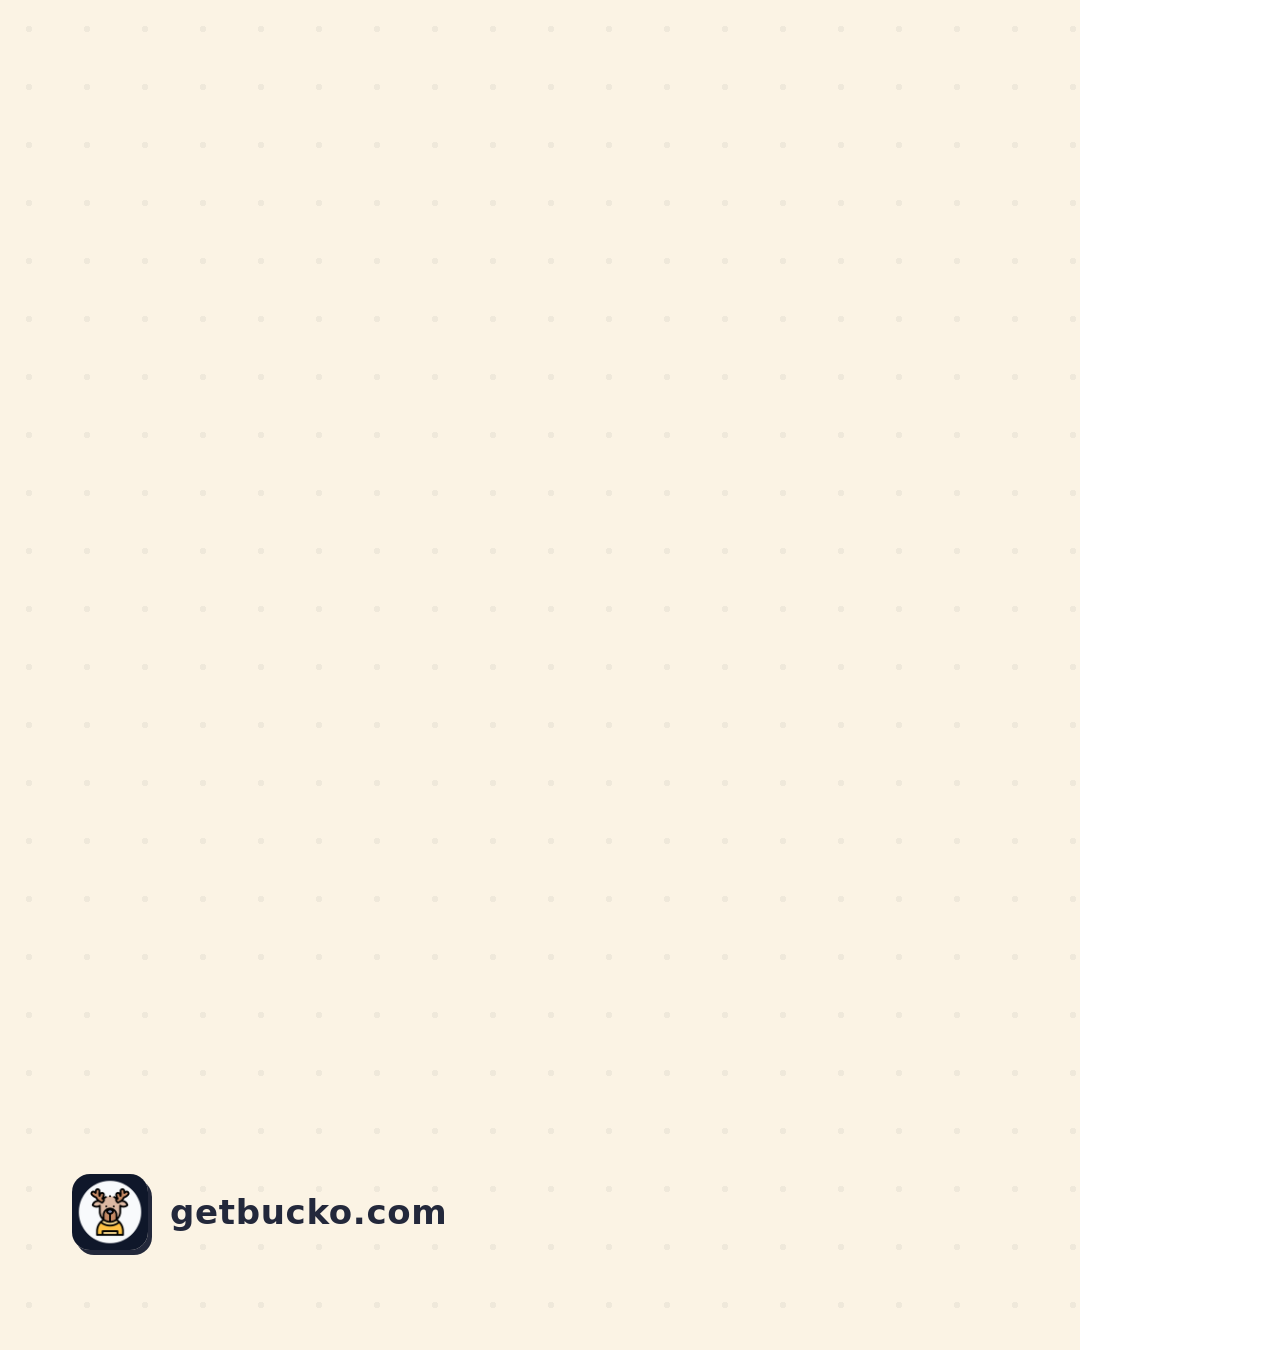
<file: ig/card.template.html>
<!doctype html>
<html lang="en">
<head>
<meta charset="utf-8" />
<meta name="robots" content="noindex,nofollow" />
<meta name="viewport" content="width=1080" />
<title>Bucko card renderer</title>
<style>
/* Fonts are inlined (base64 copies of ../assets/fonts) so the page renders identically
   from getbucko.com, from a raw GitHub download or from file://. Regenerate with ig/build.py. */
/*__FONTS__*/
:root {
  --ink: #23283B; --ink-soft: #4C5165;
  --paper: #FBF3E4; --paper-dim: #F3E7D0; --card: #FFFDF8;
  --yellow: #FFC857; --yellow-soft: #FFE5AC;
  --sky: #7CC5EE; --sky-soft: #D3EBFA;
  --coral: #FF8A6B; --coral-soft: #FFD9CC;
  --green: #4CAE63; --green-soft: #D2EBD3; --green-deep: #2E7D43;
  --lilac: #B9A3E8; --lilac-soft: #E5DAF8;
  --text-dim: #6E6452;
  --font-body: 'Nunito', system-ui, sans-serif;
  --font-display: 'Fredoka', 'Nunito', system-ui, sans-serif;
  --accent: var(--yellow); --accent-soft: var(--yellow-soft);
  --pad: 72px;
}
* { box-sizing: border-box; }
html, body { margin: 0; padding: 0; background: transparent; }
body { font-family: var(--font-body); color: var(--ink); -webkit-font-smoothing: antialiased; }
.card {
  position: relative; width: 1080px; height: 1350px; overflow: hidden;
  background-color: var(--paper);
  background-image: radial-gradient(rgba(35, 40, 59, 0.055) 3px, transparent 3px);
  background-size: 58px 58px;
  display: flex; flex-direction: column; padding: var(--pad) var(--pad) 100px;
}
.card.r916 { height: 1920px; padding: 250px var(--pad) 320px; }
.card.roverlay { height: 1920px; background: transparent; padding: 250px var(--pad) 320px; justify-content: center; }

.eyebrow {
  align-self: flex-start; font-family: var(--font-body); font-size: 30px; font-weight: 800;
  text-transform: uppercase; letter-spacing: 0.12em; color: var(--ink); background: var(--card);
  border: 4px solid var(--ink); padding: 14px 30px; border-radius: 999px;
  box-shadow: 6px 7px 0 var(--ink); transform: rotate(-1.5deg); margin-bottom: 48px;
}
.eyebrow.tilt-r { transform: rotate(1.2deg); }
.headline {
  font-family: var(--font-display); font-weight: 600; font-size: 96px; line-height: 1.08;
  letter-spacing: -0.01em; margin: 0; text-wrap: balance;
}
.accent {
  background-image: linear-gradient(to top, var(--accent) 42%, transparent 42%);
  -webkit-box-decoration-break: clone; box-decoration-break: clone; padding: 0 0.08em;
}
.body { font-size: 42px; font-weight: 700; line-height: 1.35; color: var(--ink-soft); margin-top: 36px; max-width: 860px; }
.grow { flex: 1 1 auto; min-height: 0; overflow: hidden; display: flex; flex-direction: column; justify-content: center; }
.footer { flex: 0 0 auto; position: relative; z-index: 2; }
.footer {
  display: flex; align-items: center; gap: 22px; margin-top: 40px; font-weight: 900; font-size: 34px; letter-spacing: 0.02em;
}
.footer img { display: block; width: 76px; height: 76px; border-radius: 18px; box-shadow: 4px 5px 0 var(--ink); }
.sticker {
  position: absolute; right: 72px; bottom: 88px; width: 300px; height: 300px; border-radius: 50%;
  background: var(--accent-soft); border: 4px solid var(--ink); box-shadow: 8px 9px 0 var(--ink);
  display: flex; align-items: center; justify-content: center; transform: rotate(4deg);
}
.sticker img { width: 200px; height: 200px; object-fit: contain; }
.sticker.small { width: 220px; height: 220px; }
.sticker.small img { width: 146px; height: 146px; }
.t-chat .sticker { top: 40px; right: 60px; bottom: auto; transform: rotate(6deg); }
.r916 .sticker, .roverlay .sticker { bottom: 330px; }
.has-sticker .body, .has-sticker .headline { padding-right: 60px; }
.has-sticker .grow { padding-bottom: 240px; }

/* chat */
.chat { display: flex; flex-direction: column; gap: 26px; margin-top: 12px; }
.msg { max-width: 82%; padding: 26px 36px; border: 4px solid var(--ink); border-radius: 34px; font-size: 44px; font-weight: 700; line-height: 1.3; box-shadow: 6px 7px 0 var(--ink); position: relative; }
.msg.k { align-self: flex-start; background: var(--card); border-bottom-left-radius: 10px; }
.msg.p { align-self: flex-end; background: var(--accent); border-bottom-right-radius: 10px; }
.msg .who { display: block; font-size: 22px; font-weight: 900; letter-spacing: 0.12em; text-transform: uppercase; color: var(--text-dim); margin-bottom: 8px; }
.msg.p .who { color: var(--ink); opacity: .7; }
.chat + .body { margin-top: 44px; }
.chat-head { font-size: 66px; margin-bottom: 40px; }

/* poll */
.poll { display: flex; flex-direction: column; gap: 34px; margin-top: 48px; }
.opt { display: flex; align-items: center; gap: 30px; padding: 30px 40px; border: 4px solid var(--ink); border-radius: 30px; box-shadow: 8px 9px 0 var(--ink); font-family: var(--font-display); font-weight: 600; font-size: 50px; line-height: 1.12; }
.opt .tag { flex: 0 0 auto; width: 92px; height: 92px; border-radius: 50%; background: var(--card); border: 4px solid var(--ink); display: flex; align-items: center; justify-content: center; font-family: var(--font-body); font-weight: 900; font-size: 44px; }
.opt.a { background: var(--yellow); transform: rotate(-0.6deg); }
.opt.b { background: var(--sky); transform: rotate(0.6deg); }
.opt.c { background: var(--coral); transform: rotate(-0.4deg); }
.poll-cta { align-self: flex-start; margin-top: 44px; font-weight: 900; font-size: 32px; text-transform: uppercase; letter-spacing: 0.1em; background: var(--ink); color: var(--paper); padding: 16px 30px; border-radius: 999px; transform: rotate(-1deg); }

/* list / carousel */
.pips { position: absolute; top: 64px; right: 72px; font-weight: 900; font-size: 30px; letter-spacing: 0.08em; background: var(--card); border: 4px solid var(--ink); border-radius: 999px; padding: 12px 26px; box-shadow: 5px 6px 0 var(--ink); transform: rotate(2deg); }
.num { font-family: var(--font-display); font-weight: 600; font-size: 200px; line-height: 1; width: 260px; height: 260px; border-radius: 50%; background: var(--accent); border: 4px solid var(--ink); box-shadow: 8px 9px 0 var(--ink); display: flex; align-items: center; justify-content: center; margin-bottom: 44px; transform: rotate(-3deg); }
.swipe { align-self: flex-start; margin-top: 40px; font-weight: 900; font-size: 32px; text-transform: uppercase; letter-spacing: 0.12em; background: var(--ink); color: var(--paper); padding: 16px 30px; border-radius: 999px; transform: rotate(-1.5deg); }
.swipe::after { content: ' \2192'; }

/* product: scaled copy of the site's hero phone mock */
.product-wrap { position: relative; flex: 1 1 auto; min-height: 0; }
.phone { position: absolute; left: 58%; top: 40px; width: 340px; height: 737px; transform-origin: top center; transform: translateX(-50%) scale(1.75) rotate(2.5deg); background: var(--ink); border-radius: 48px; padding: 11px; box-shadow: 14px 14px 0 rgba(35, 40, 59, 0.14); }
.phone-notch { position: absolute; top: 22px; left: 50%; transform: translateX(-50%); width: 100px; height: 24px; background: var(--ink); border-radius: 999px; z-index: 3; }
.phone-screen { position: relative; width: 100%; height: 100%; background: var(--paper); border-radius: 38px; padding: 52px 18px 22px; overflow: hidden; display: flex; flex-direction: column; gap: 14px; }
.phone-brand { font-family: var(--font-display); font-weight: 600; font-size: 16px; letter-spacing: 0.22em; }
.phone-total { display: inline-flex; flex-direction: column; padding: 8px 14px; border-radius: 14px; border: 2px solid var(--ink); background: var(--green-soft); align-self: flex-start; }
.phone-total .label { font-size: 9px; font-weight: 800; text-transform: uppercase; letter-spacing: 0.1em; color: var(--green-deep); }
.phone-total .amount { font-size: 19px; font-weight: 900; }
.big-btn { position: relative; align-self: center; width: 164px; height: 164px; border-radius: 50%; display: flex; flex-direction: column; align-items: center; justify-content: center; text-align: center; border: 3px solid var(--ink); box-shadow: 0 6px 0 var(--ink); overflow: hidden; }
.big-btn-a { background: var(--yellow); } .big-btn-b { background: var(--sky); }
.big-btn-icon { width: 50px; height: 50px; object-fit: contain; margin-bottom: 4px; }
.big-btn-count { font-family: var(--font-display); font-weight: 600; font-size: 60px; line-height: 1; letter-spacing: -0.02em; }
.big-btn-label { font-size: 10px; font-weight: 900; letter-spacing: 0.12em; line-height: 1.2; margin-top: 6px; }
.phone-cards { margin-top: auto; display: grid; grid-template-columns: 1fr 1fr; gap: 10px; }
.kid-card { border: 2px solid var(--ink); border-radius: 14px; padding: 10px 8px; text-align: center; box-shadow: 0 3px 0 var(--ink); }
.kid-card-a { background: var(--yellow-soft); } .kid-card-b { background: var(--sky-soft); }
.kid-card-head { font-size: 12px; font-weight: 800; }
.kid-card-amt { font-family: var(--font-display); font-size: 19px; font-weight: 600; margin-top: 2px; }
.kid-card-lbl { font-size: 8px; font-weight: 800; color: var(--ink-soft); text-transform: uppercase; letter-spacing: 0.08em; }
.t-product .headline { font-size: 76px; }
.t-product .footer span { background: var(--card); border: 3px solid var(--ink); border-radius: 999px; padding: 8px 24px; box-shadow: 4px 5px 0 var(--ink); }

/* overlay (text over a Reel) */
.roverlay .panel { background: var(--paper); border: 5px solid var(--ink); border-radius: 36px; box-shadow: 12px 13px 0 var(--ink); padding: 60px 56px; transform: rotate(-1deg); }
.roverlay .headline { font-size: 88px; }
.roverlay .footer { margin-top: 0; position: absolute; left: var(--pad); bottom: 200px; background: var(--card); border: 4px solid var(--ink); border-radius: 999px; padding: 12px 28px 12px 12px; box-shadow: 6px 7px 0 var(--ink); transform: rotate(1.2deg); }
.roverlay .footer img { border-radius: 999px; box-shadow: none; width: 60px; height: 60px; }
.roverlay .body { font-size: 40px; color: var(--ink); }

.c-yellow { --accent: var(--yellow); --accent-soft: var(--yellow-soft); }
.c-sky { --accent: var(--sky); --accent-soft: var(--sky-soft); }
.c-coral { --accent: var(--coral); --accent-soft: var(--coral-soft); }
.c-green { --accent: var(--green); --accent-soft: var(--green-soft); }
.c-lilac { --accent: var(--lilac); --accent-soft: var(--lilac-soft); }
</style>
</head>
<body>
<div id="card" class="card"></div>
<script>
(function () {
  'use strict';
  var ICON_BASE = '../assets/ig/';
  var APP_ICON = '../assets/icon-160.png';
  var ANIMALS = /*__ANIMALS__*/[];

  function b64urlDecode(s) {
    s = s.replace(/-/g, '+').replace(/_/g, '/');
    while (s.length % 4) s += '=';
    var bin = atob(s), bytes = new Uint8Array(bin.length);
    for (var i = 0; i < bin.length; i++) bytes[i] = bin.charCodeAt(i);
    return new TextDecoder().decode(bytes);
  }
  function readParams() {
    var q = new URLSearchParams(location.search);
    if (q.get('p')) { try { return JSON.parse(b64urlDecode(q.get('p'))); } catch (e) { return { t: 'text', h: 'Bad p parameter' }; } }
    var o = {};
    q.forEach(function (v, k) { o[k] = v.indexOf('|') >= 0 && k !== 'p' ? v.split('|').join('\n') : v; });
    if (o.m && typeof o.m === 'string') o.m = o.m.split('\n').map(function (line) { var w = line.charAt(0) === '>' ? 'p' : 'k'; return { w: w, t: line.replace(/^[<>]\s?/, '') }; });
    if (o.o && typeof o.o === 'string') o.o = o.o.split('\n');
    return o;
  }
  function el(tag, cls, text) { var e = document.createElement(tag); if (cls) e.className = cls; if (text != null) e.textContent = text; return e; }
  // "*word*" -> marker accent, "\n" -> line break. DOM only, never innerHTML.
  function rich(target, s) {
    s = String(s == null ? '' : s);
    var parts = s.split('*'), acc = false;
    parts.forEach(function (part, i) {
      if (i > 0) acc = !acc;
      var lines = part.split('\n');
      lines.forEach(function (line, j) {
        if (j > 0) target.appendChild(document.createElement('br'));
        if (!line) return;
        if (acc) { var sp = el('span', 'accent', line); target.appendChild(sp); }
        else target.appendChild(document.createTextNode(line));
      });
    });
    return target;
  }
  function hash(s) { var h = 2166136261; for (var i = 0; i < s.length; i++) { h ^= s.charCodeAt(i); h = Math.imul(h, 16777619); } return h >>> 0; }
  function iconPath(slug) {
    if (!slug) return null;
    if (slug === 'auto') slug = ANIMALS[hash(String(P.h || P.e || 'bucko')) % ANIMALS.length];
    var cat = 'animals', name = slug;
    if (slug.indexOf('/') > 0) { cat = slug.split('/')[0]; name = slug.split('/')[1]; }
    if (!/^[a-z_]+$/.test(cat) || !/^[a-z_]+$/.test(name)) return null;
    return ICON_BASE + cat + '/' + name + '.png';
  }
  function footer() {
    var f = el('div', 'footer');
    var img = el('img'); img.src = APP_ICON; img.alt = '';
    f.appendChild(img); f.appendChild(el('span', null, P.f || 'getbucko.com'));
    return f;
  }
  function sticker(small) {
    var src = iconPath(P.a);
    if (!src) return null;
    var s = el('div', 'sticker' + (small ? ' small' : ''));
    var img = el('img'); img.src = src; img.alt = '';
    s.appendChild(img);
    return s;
  }
  function eyebrow() { if (!P.e) return null; var e = el('div', 'eyebrow' + (P.et === 'r' ? ' tilt-r' : ''), P.e); return e; }
  function headline(text, cls) { return rich(el('h1', 'headline' + (cls ? ' ' + cls : '')), text); }

  var P = readParams();
  var card = document.getElementById('card');
  var T = P.t || 'text';
  var R = String(P.r || '45');
  card.className = 'card r' + R + ' c-' + (P.c || 'yellow') + ' t-' + T;
  var content = el('div', 'grow');

  if (T === 'text') {
    var eb = eyebrow(); if (eb) card.appendChild(eb);
    if (P.h) content.appendChild(headline(P.h));
    if (P.b) content.appendChild(rich(el('p', 'body'), P.b));
    card.appendChild(content);
    card.appendChild(footer());
    var st = sticker(); if (st) { card.appendChild(st); card.classList.add('has-sticker'); }
  } else if (T === 'chat') {
    var eb2 = eyebrow(); if (eb2) card.appendChild(eb2);
    if (P.h) content.appendChild(headline(P.h, 'chat-head'));
    var chat = el('div', 'chat');
    (P.m || []).forEach(function (m, i, arr) {
      var d = el('div', 'msg ' + (m.w === 'p' ? 'p' : 'k'));
      var prev = arr[i - 1];
      if (!prev || prev.w !== m.w) d.appendChild(el('span', 'who', m.w === 'p' ? (P.pn || 'Me') : (P.kn || 'Kid')));
      rich(d, m.t);
      chat.appendChild(d);
    });
    content.appendChild(chat);
    if (P.b) content.appendChild(rich(el('p', 'body'), P.b));
    card.appendChild(content);
    card.appendChild(footer());
    var st2 = sticker(true); if (st2) { card.appendChild(st2); }
  } else if (T === 'poll') {
    var eb3 = eyebrow(); if (eb3) card.appendChild(eb3);
    if (P.h) content.appendChild(headline(P.h));
    var poll = el('div', 'poll');
    (P.o || []).slice(0, 3).forEach(function (o, i) {
      var d = el('div', 'opt ' + 'abc'.charAt(i));
      d.appendChild(el('span', 'tag', 'ABC'.charAt(i)));
      rich(el('span'), o);
      var sp = el('span'); rich(sp, o); d.appendChild(sp);
      poll.appendChild(d);
    });
    content.appendChild(poll);
    content.appendChild(el('div', 'poll-cta', P.cta || 'Vote in the comments'));
    card.appendChild(content);
    card.appendChild(footer());
  } else if (T === 'list') {
    var n = parseInt(P.n || '1', 10), k = parseInt(P.k || '1', 10);
    var pips = el('div', 'pips', n + ' / ' + k); card.appendChild(pips);
    var eb4 = eyebrow(); if (eb4) card.appendChild(eb4);
    if (P.li) content.appendChild(el('div', 'num', String(P.li)));
    if (P.h) content.appendChild(headline(P.h));
    if (P.b) content.appendChild(rich(el('p', 'body'), P.b));
    if (P.cover) content.appendChild(el('div', 'swipe', P.cover === true || P.cover === 1 || P.cover === '1' ? 'Swipe' : String(P.cover)));
    card.appendChild(content);
    card.appendChild(footer());
    var st4 = sticker(true); if (st4) { card.appendChild(st4); }
  } else if (T === 'product') {
    var eb5 = eyebrow(); if (eb5) card.appendChild(eb5);
    if (P.h) card.appendChild(headline(P.h));
    var ph = P.ph || {};
    var A = ph.a || { name: 'Kid one', amt: '$12.60', count: '126', icon: 'dog', label: 'DINGO POINTS' };
    var B = ph.b || { name: 'Kid two', amt: '$2.00', count: '20', icon: 'fox', label: 'FOX POINTS' };
    var wrap = el('div', 'product-wrap');
    var phone = el('div', 'phone'); phone.appendChild(el('div', 'phone-notch'));
    var scr = el('div', 'phone-screen');
    scr.appendChild(el('div', 'phone-brand', 'BUCKO'));
    var tot = el('div', 'phone-total'); tot.appendChild(el('span', 'label', ph.totalLabel || 'Family total')); tot.appendChild(el('span', 'amount', ph.total || '$14.60')); scr.appendChild(tot);
    [['a', A], ['b', B]].forEach(function (pair) {
      var d = el('div', 'big-btn big-btn-' + pair[0]);
      var im = el('img', 'big-btn-icon'); im.src = iconPath(pair[1].icon || (pair[0] === 'a' ? 'dog' : 'fox')); im.alt = '';
      d.appendChild(im); d.appendChild(el('div', 'big-btn-count', String(pair[1].count)));
      var lb = el('div', 'big-btn-label'); rich(lb, String(pair[1].label || '').replace(' ', '\n')); d.appendChild(lb);
      scr.appendChild(d);
    });
    var cards = el('div', 'phone-cards');
    [['a', A], ['b', B]].forEach(function (pair) {
      var c = el('div', 'kid-card kid-card-' + pair[0]);
      c.appendChild(el('div', 'kid-card-head', pair[1].name)); c.appendChild(el('div', 'kid-card-amt', pair[1].amt)); c.appendChild(el('div', 'kid-card-lbl', ph.sub || 'this week'));
      cards.appendChild(c);
    });
    scr.appendChild(cards); phone.appendChild(scr); wrap.appendChild(phone); card.appendChild(wrap);
    card.appendChild(footer());
  } else if (T === 'overlay') {
    var panel = el('div', 'panel');
    var eb6 = eyebrow(); if (eb6) panel.appendChild(eb6);
    if (P.h) panel.appendChild(headline(P.h));
    if (P.b) panel.appendChild(rich(el('p', 'body'), P.b));
    card.appendChild(panel);
    card.appendChild(footer());
  }

  // Auto-fit headlines, then signal readiness and overflow.
  function fit() {
    var chat = card.querySelector('.chat');
    if (chat) { var cs = 44, grow = chat.parentElement; while (grow.scrollHeight > grow.clientHeight + 1 && cs > 30) { cs -= 2; chat.querySelectorAll('.msg').forEach(function (m) { m.style.fontSize = cs + 'px'; }); } }
    var hs = card.querySelectorAll('.headline');
    hs.forEach(function (h) {
      var box = h.parentElement, size = parseFloat(getComputedStyle(h).fontSize), min = 54;
      var limit = box.classList.contains('grow') ? box.clientHeight - (card.classList.contains('has-sticker') ? 240 : 0) : Infinity;
      function overflows() { return h.scrollWidth > h.clientWidth + 1 || (isFinite(limit) && box.scrollHeight > box.clientHeight + 1); }
      while (overflows() && size > min) { size -= 3; h.style.fontSize = size + 'px'; }
    });
  }
  function done() {
    fit();
    var why = [];
    if (!card.classList.contains('t-product') && (card.scrollHeight > card.clientHeight + 1 || card.scrollWidth > card.clientWidth + 1)) why.push('card ' + card.scrollWidth + 'x' + card.scrollHeight);
    card.querySelectorAll('.grow, .headline, .body, .msg, .opt').forEach(function (e) { if (e.scrollWidth > e.clientWidth + 2 || e.scrollHeight > e.clientHeight + 14) why.push(e.className + ' ' + e.scrollWidth + 'x' + e.scrollHeight + ' in ' + e.clientWidth + 'x' + e.clientHeight); });
    if (why.length) document.documentElement.setAttribute('data-overflow', why.join('; '));
    document.documentElement.setAttribute('data-ready', '1');
  }
  var imgs = Array.prototype.slice.call(document.images);
  Promise.all(imgs.map(function (im) { return im.decode ? im.decode().catch(function () {}) : Promise.resolve(); }))
    .then(function () { return document.fonts ? document.fonts.ready : null; })
    .then(done, done);
})();
</script>
</body>
</html>
</file>
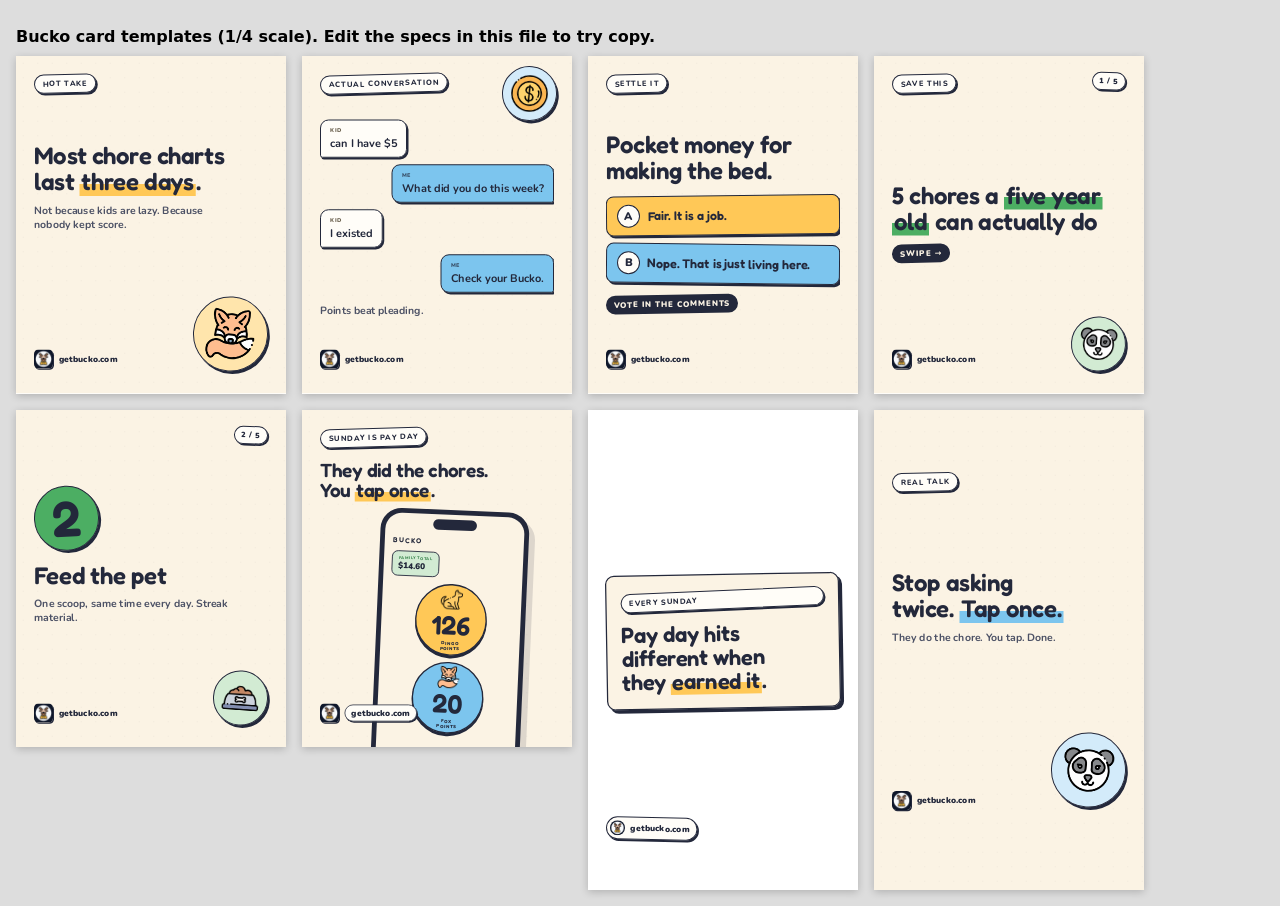
<file: ig/preview.html>
<!doctype html>
<html lang="en"><head><meta charset="utf-8"><meta name="robots" content="noindex,nofollow"><title>Bucko card preview</title>
<style>body{margin:0;background:#ddd;font-family:system-ui;padding:16px}h1{font-size:16px}.g{display:flex;flex-wrap:wrap;gap:16px}
.f{width:270px;height:337.5px;overflow:hidden;background:#fff;box-shadow:0 2px 8px rgba(0,0,0,.2)}.f.t{height:480px}
iframe{width:1080px;height:1350px;border:0;transform:scale(.25);transform-origin:0 0}.f.t iframe{height:1920px}</style></head>
<body><h1>Bucko card templates (1/4 scale). Edit the specs in this file to try copy.</h1><div class="g" id="g"></div>
<script>
var specs = [
 {t:"text",e:"Hot take",h:"Most chore charts last *three days*.",b:"Not because kids are lazy. Because nobody kept score.",a:"fox",c:"yellow"},
 {t:"chat",e:"Actual conversation",m:[{w:"k",t:"can I have $5"},{w:"p",t:"What did you do this week?"},{w:"k",t:"I existed"},{w:"p",t:"Check your Bucko."}],b:"Points beat pleading.",a:"rewards/coin",c:"sky"},
 {t:"poll",e:"Settle it",h:"Pocket money for making the bed.",o:["Fair. It is a job.","Nope. That is just living here."],c:"coral"},
 {t:"list",n:1,k:5,e:"Save this",h:"5 chores a *five year old* can actually do",cover:1,a:"panda",c:"green"},
 {t:"list",n:2,k:5,li:"2",h:"Feed the pet",b:"One scoop, same time every day. Streak material.",a:"chores/feed_pet",c:"green"},
 {t:"product",e:"Sunday is pay day",h:"They did the chores. You *tap once*.",c:"yellow"},
 {t:"overlay",r:"overlay",e:"Every Sunday",h:"Pay day hits different when they *earned it*."},
 {t:"text",r:"916",e:"Real talk",h:"Stop asking twice. *Tap once.*",b:"They do the chore. You tap. Done.",a:"auto",c:"sky"}
];
function enc(o){return btoa(unescape(encodeURIComponent(JSON.stringify(o)))).replace(/\+/g,'-').replace(/\//g,'_').replace(/=+$/,'');}
specs.forEach(function(s){var d=document.createElement('div');d.className='f'+(s.r&&s.r!=='45'?' t':'');var f=document.createElement('iframe');f.src='card.html?p='+enc(s);d.appendChild(f);document.getElementById('g').appendChild(d);});
</script></body></html>
</file>
<file: styles.css>
/* ─── Self-hosted fonts (latin subsets) ─────────────────────────────── */
@font-face {
  font-family: 'Fredoka'; font-style: normal; font-weight: 500; font-display: swap;
  src: url('assets/fonts/fredoka-500.woff2') format('woff2');
  unicode-range: U+0000-00FF, U+0131, U+0152-0153, U+02BB-02BC, U+02C6, U+02DA, U+02DC, U+2000-206F, U+2074, U+20AC, U+2122, U+2191, U+2193, U+2212, U+2215, U+FEFF, U+FFFD;
}
@font-face {
  font-family: 'Fredoka'; font-style: normal; font-weight: 600; font-display: swap;
  src: url('assets/fonts/fredoka-600.woff2') format('woff2');
  unicode-range: U+0000-00FF, U+0131, U+0152-0153, U+02BB-02BC, U+02C6, U+02DA, U+02DC, U+2000-206F, U+2074, U+20AC, U+2122, U+2191, U+2193, U+2212, U+2215, U+FEFF, U+FFFD;
}
@font-face {
  font-family: 'Nunito'; font-style: normal; font-weight: 500; font-display: swap;
  src: url('assets/fonts/nunito-500.woff2') format('woff2');
  unicode-range: U+0000-00FF, U+0131, U+0152-0153, U+02BB-02BC, U+02C6, U+02DA, U+02DC, U+2000-206F, U+2074, U+20AC, U+2122, U+2191, U+2193, U+2212, U+2215, U+FEFF, U+FFFD;
}
@font-face {
  font-family: 'Nunito'; font-style: normal; font-weight: 600; font-display: swap;
  src: url('assets/fonts/nunito-600.woff2') format('woff2');
  unicode-range: U+0000-00FF, U+0131, U+0152-0153, U+02BB-02BC, U+02C6, U+02DA, U+02DC, U+2000-206F, U+2074, U+20AC, U+2122, U+2191, U+2193, U+2212, U+2215, U+FEFF, U+FFFD;
}
@font-face {
  font-family: 'Nunito'; font-style: normal; font-weight: 700; font-display: swap;
  src: url('assets/fonts/nunito-700.woff2') format('woff2');
  unicode-range: U+0000-00FF, U+0131, U+0152-0153, U+02BB-02BC, U+02C6, U+02DA, U+02DC, U+2000-206F, U+2074, U+20AC, U+2122, U+2191, U+2193, U+2212, U+2215, U+FEFF, U+FFFD;
}
@font-face {
  font-family: 'Nunito'; font-style: normal; font-weight: 800; font-display: swap;
  src: url('assets/fonts/nunito-800.woff2') format('woff2');
  unicode-range: U+0000-00FF, U+0131, U+0152-0153, U+02BB-02BC, U+02C6, U+02DA, U+02DC, U+2000-206F, U+2074, U+20AC, U+2122, U+2191, U+2193, U+2212, U+2215, U+FEFF, U+FFFD;
}
@font-face {
  font-family: 'Nunito'; font-style: normal; font-weight: 900; font-display: swap;
  src: url('assets/fonts/nunito-900.woff2') format('woff2');
  unicode-range: U+0000-00FF, U+0131, U+0152-0153, U+02BB-02BC, U+02C6, U+02DA, U+02DC, U+2000-206F, U+2074, U+20AC, U+2122, U+2191, U+2193, U+2212, U+2215, U+FEFF, U+FFFD;
}

/* ─── Design tokens ──────────────────────────────────────────────────── */
:root {
  --ink: #23283B;
  --ink-soft: #4C5165;

  --paper: #FBF3E4;
  --paper-dim: #F3E7D0;
  --card: #FFFDF8;

  --yellow: #FFC857;
  --yellow-soft: #FFE5AC;
  --sky: #7CC5EE;
  --sky-soft: #D3EBFA;
  --coral: #FF8A6B;
  --coral-soft: #FFD9CC;
  --green: #4CAE63;
  --green-soft: #D2EBD3;
  --green-deep: #2E7D43;
  --lilac-soft: #E5DAF8;

  --text: var(--ink);
  --text-dim: #6E6452;
  --text-dim-2: #93886F;

  --radius-sm: 10px;
  --radius: 16px;
  --radius-lg: 22px;
  --radius-xl: 32px;

  --wrap: 1120px;

  --font-body: 'Nunito', -apple-system, BlinkMacSystemFont, 'Segoe UI', system-ui, sans-serif;
  --font-display: 'Fredoka', 'Nunito', system-ui, sans-serif;
}

/* ─── Reset / base ───────────────────────────────────────────────────── */
* { box-sizing: border-box; }
html { -webkit-text-size-adjust: 100%; scroll-behavior: smooth; }
body {
  margin: 0;
  background-color: var(--paper);
  background-image: radial-gradient(rgba(35, 40, 59, 0.055) 1.3px, transparent 1.3px);
  background-size: 26px 26px;
  color: var(--text);
  font-family: var(--font-body);
  font-weight: 500;
  line-height: 1.55;
  -webkit-font-smoothing: antialiased;
  -moz-osx-font-smoothing: grayscale;
  overflow-x: hidden;
}
img { display: block; max-width: 100%; }
a { color: inherit; text-decoration: none; }
button { font: inherit; cursor: pointer; border: 0; background: none; color: inherit; }
::selection { background: var(--yellow); color: var(--ink); }
:focus-visible { outline: 3px solid var(--sky); outline-offset: 2px; border-radius: 4px; }

.wrap { max-width: var(--wrap); margin: 0 auto; padding: 0 24px; }

/* ─── Reveal on scroll ───────────────────────────────────────────────── */
/* Kept early so component transforms (tilts, hover lifts) win the cascade */
.reveal {
  opacity: 0;
  transform: translateY(14px);
  transition: opacity 500ms ease, transform 500ms ease;
}
.reveal.in {
  opacity: 1;
  transform: translateY(0);
}

/* ─── Typography ─────────────────────────────────────────────────────── */
h1, h2, h3 {
  font-family: var(--font-display);
  font-weight: 600;
  letter-spacing: -0.01em;
  line-height: 1.1;
  margin: 0;
  text-wrap: balance;
}
h1 { font-size: clamp(38px, 6.4vw, 66px); }
h2 { font-size: clamp(30px, 4.4vw, 44px); }
h3 { font-size: 21px; }
p  { margin: 0; text-wrap: pretty; }
.lede { font-size: clamp(16px, 1.6vw, 19px); color: var(--text-dim); max-width: 60ch; text-wrap: pretty; }

.eyebrow {
  display: inline-block;
  font-family: var(--font-body);
  font-size: 12px;
  font-weight: 800;
  text-transform: uppercase;
  letter-spacing: 0.12em;
  color: var(--ink);
  background: var(--card);
  border: 2px solid var(--ink);
  padding: 6px 14px;
  border-radius: 999px;
  box-shadow: 2px 3px 0 var(--ink);
  transform: rotate(-1.5deg);
  margin-bottom: 22px;
}

/* Marker highlight on the headline */
.accent {
  background-image: linear-gradient(to top, var(--yellow) 42%, transparent 42%);
  -webkit-box-decoration-break: clone;
  box-decoration-break: clone;
  padding: 0 0.08em;
}

/* ─── Nav ────────────────────────────────────────────────────────────── */
.nav {
  position: sticky;
  top: 0;
  z-index: 20;
  background: var(--paper);
  border-bottom: 2px solid var(--ink);
}
.nav-inner {
  display: flex;
  align-items: center;
  justify-content: space-between;
  padding-top: 14px;
  padding-bottom: 14px;
  gap: 24px;
}
.brand {
  display: inline-flex;
  align-items: center;
  gap: 10px;
  font-family: var(--font-display);
  font-weight: 600;
  letter-spacing: 0.18em;
  font-size: 16px;
}
.brand img { border-radius: 10px; border: 2px solid var(--ink); }
.nav-links {
  display: flex;
  gap: 28px;
  font-size: 15px;
  font-weight: 700;
  color: var(--text-dim);
}
.nav-links a { transition: color 140ms ease; }
.nav-links a:hover { color: var(--ink); }
@media (max-width: 720px) {
  .nav-links { display: none; }
}

/* ─── Buttons ────────────────────────────────────────────────────────── */
.btn {
  display: inline-flex;
  align-items: center;
  justify-content: center;
  gap: 8px;
  padding: 13px 24px;
  font-family: var(--font-body);
  font-weight: 800;
  font-size: 15px;
  color: var(--ink);
  border: 2px solid var(--ink);
  border-radius: 999px;
  box-shadow: 0 4px 0 var(--ink);
  transition: transform 120ms ease, box-shadow 120ms ease, background 120ms ease;
  white-space: nowrap;
}
.btn:hover { transform: translateY(2px); box-shadow: 0 2px 0 var(--ink); }
.btn:active { transform: translateY(4px); box-shadow: 0 0 0 var(--ink); }
.btn-primary { background: var(--yellow); }
.btn-primary:hover { background: #FFD06E; }
.btn-ghost { background: var(--card); }
.btn-small { padding: 9px 18px; font-size: 14px; }

/* ─── Hero ───────────────────────────────────────────────────────────── */
.hero { padding: clamp(48px, 8vw, 104px) 0 clamp(56px, 8vw, 96px); }
.hero-inner {
  display: grid;
  grid-template-columns: 1.1fr 0.9fr;
  gap: clamp(32px, 5vw, 80px);
  align-items: center;
}
@media (max-width: 900px) {
  .hero-inner { grid-template-columns: 1fr; }
  .hero-copy { text-align: center; }
  .hero-actions, .hero-badges, .trust-row { justify-content: center; }
}
.hero-actions {
  display: flex;
  align-items: center;
  gap: 18px;
  margin-top: 30px;
  flex-wrap: wrap;
}
.link-arrow {
  font-weight: 800;
  font-size: 15px;
  color: var(--ink);
  text-decoration: underline;
  text-decoration-thickness: 2px;
  text-underline-offset: 4px;
  text-decoration-color: var(--coral);
}
.link-arrow:hover { text-decoration-color: var(--ink); }
.trust-row {
  display: flex;
  align-items: center;
  gap: 9px;
  margin-top: 24px;
  font-size: 14px;
  font-weight: 600;
  color: var(--text-dim);
}
.trust-row span:last-child { text-align: left; }
.section-head .trust-row {
  justify-content: center;
  margin: 22px auto 0;
}
.trust-row .dot {
  flex: none;
  width: 10px; height: 10px; border-radius: 50%;
  background: var(--green);
  border: 2px solid var(--ink);
}
.hero-copy .lede { margin-top: 22px; line-height: 1.65; }

/* Store badges */
.hero-badges {
  display: flex;
  align-items: center;
  gap: 14px;
  flex-wrap: wrap;
  margin-top: 26px;
  scroll-margin-top: 96px;
}
.badge-wrap {
  display: inline-block;
  border-radius: 12px;
  overflow: hidden;
  line-height: 0;
  border: 2px solid var(--ink);
  box-shadow: 0 4px 0 var(--ink);
  transition: transform 120ms ease, box-shadow 120ms ease;
}
.badge-wrap:hover { transform: translateY(2px); box-shadow: 0 2px 0 var(--ink); }
.badge-img {
  height: 52px;
  width: auto;
  display: block;
}

/* Phone mockup */
.hero-visual {
  display: flex;
  justify-content: center;
  position: relative;
}
.hero-mascot {
  position: absolute;
  left: calc(50% - 406px);
  bottom: -18px;
  width: 236px;
  height: 236px;
  z-index: 2;
  transform: rotate(-4deg);
  filter: drop-shadow(4px 5px 0 var(--ink));
}
@media (max-width: 900px) {
  .hero-visual { flex-direction: column; align-items: center; gap: 4px; }
  .hero-mascot { position: static; width: 150px; height: 150px; transform: none; }
}
.phone {
  position: relative;
  width: min(340px, 82vw);
  aspect-ratio: 9 / 19.5;
  background: var(--ink);
  border-radius: 48px;
  padding: 11px;
  box-shadow: 14px 14px 0 rgba(35, 40, 59, 0.14);
  transform: rotate(2.5deg);
  transition: transform 400ms cubic-bezier(.2,.8,.2,1);
}
.phone:hover { transform: rotate(0.5deg); }
.phone-notch {
  position: absolute;
  top: 22px;
  left: 50%;
  transform: translateX(-50%);
  width: 100px;
  height: 24px;
  background: var(--ink);
  border-radius: 999px;
  z-index: 3;
}
.phone-screen {
  position: relative;
  width: 100%;
  height: 100%;
  background: var(--paper);
  border-radius: 38px;
  padding: 52px 18px 22px;
  overflow: hidden;
  display: flex;
  flex-direction: column;
  gap: 14px;
}
.phone-brand {
  font-family: var(--font-display);
  font-weight: 600;
  font-size: 16px;
  letter-spacing: 0.22em;
  color: var(--ink);
}
.phone-total {
  display: inline-flex;
  flex-direction: column;
  padding: 8px 14px;
  border-radius: 14px;
  border: 2px solid var(--ink);
  background: var(--green-soft);
  align-self: flex-start;
}
.phone-total .label {
  font-size: 9px;
  font-weight: 800;
  text-transform: uppercase;
  letter-spacing: 0.1em;
  color: var(--green-deep);
}
.phone-total .amount { font-size: 19px; font-weight: 900; color: var(--ink); }

.big-btn {
  position: relative;
  align-self: center;
  width: 164px; height: 164px;
  border-radius: 50%;
  display: flex;
  flex-direction: column;
  align-items: center;
  justify-content: center;
  text-align: center;
  color: var(--ink);
  border: 3px solid var(--ink);
  box-shadow: 0 6px 0 var(--ink);
  overflow: hidden;
}
.big-btn-a { background: var(--yellow); }
.big-btn-b { background: var(--sky); }
.big-btn-icon { width: 50px; height: 50px; object-fit: contain; margin-bottom: 4px; }
.big-btn-count {
  font-family: var(--font-display);
  font-weight: 600;
  font-size: 60px;
  line-height: 1;
  letter-spacing: -0.02em;
}
.big-btn-label {
  font-size: 10px;
  font-weight: 900;
  letter-spacing: 0.12em;
  line-height: 1.2;
  margin-top: 6px;
}

.phone-cards {
  margin-top: auto;
  display: grid;
  grid-template-columns: 1fr 1fr;
  gap: 10px;
}
.kid-card {
  border: 2px solid var(--ink);
  border-radius: 14px;
  padding: 10px 8px;
  text-align: center;
  box-shadow: 0 3px 0 var(--ink);
}
.kid-card-a { background: var(--yellow-soft); }
.kid-card-b { background: var(--sky-soft); }
.kid-card-head { font-size: 12px; font-weight: 800; }
.kid-card-amt { font-family: var(--font-display); font-size: 19px; font-weight: 600; margin-top: 2px; }
.kid-card-lbl { font-size: 8px; font-weight: 800; color: var(--ink-soft); text-transform: uppercase; letter-spacing: 0.08em; }

/* ─── Sections ───────────────────────────────────────────────────────── */
.section { padding: clamp(60px, 9vw, 110px) 0; }
#features.section { padding-top: 0; }
.section-head {
  text-align: center;
  max-width: 720px;
  margin: 0 auto clamp(40px, 6vw, 60px);
}
.section-head .lede { margin: 16px auto 0; }

/* Features */
.feature-grid {
  display: grid;
  grid-template-columns: repeat(3, 1fr);
  gap: 26px;
}
@media (max-width: 960px) {
  .feature-grid { grid-template-columns: repeat(2, 1fr); }
}
@media (max-width: 640px) {
  .feature-grid { grid-template-columns: 1fr; gap: 20px; }
}
.feature {
  background: var(--card);
  border: 2px solid var(--ink);
  border-radius: var(--radius-lg);
  padding: 30px 26px;
  box-shadow: 5px 5px 0 var(--ink);
  transition: transform 160ms ease, box-shadow 160ms ease, opacity 500ms ease;
}
.feature:nth-child(odd) { transform: rotate(-0.4deg); }
.feature:nth-child(even) { transform: rotate(0.4deg); }
.feature:hover { transform: translate(-2px, -2px) rotate(0deg); box-shadow: 8px 8px 0 var(--ink); }
.feature-icon {
  width: 72px; height: 72px;
  border-radius: 50%;
  display: inline-flex;
  align-items: center;
  justify-content: center;
  border: 2px solid var(--ink);
  margin-bottom: 20px;
  padding: 14px;
  background: var(--yellow-soft);
}
.feature:nth-child(2) .feature-icon { background: var(--sky-soft); }
.feature:nth-child(3) .feature-icon { background: var(--coral-soft); }
.feature:nth-child(4) .feature-icon { background: var(--green-soft); }
.feature:nth-child(5) .feature-icon { background: var(--lilac-soft); }
.feature:nth-child(6) .feature-icon { background: var(--sky-soft); }
.feature-icon img { width: 100%; height: 100%; object-fit: contain; display: block; }
.feature h3 { margin-bottom: 10px; }
.feature p { color: var(--text-dim); font-size: 15px; line-height: 1.6; }

.faq-art {
  width: 112px;
  height: 112px;
  margin: 18px auto 0;
}

/* How it works */
.how {
  background: var(--paper-dim);
  border-top: 2px dashed var(--ink);
  border-bottom: 2px dashed var(--ink);
}
.steps {
  display: grid;
  grid-template-columns: repeat(3, 1fr);
  gap: 26px;
}
@media (max-width: 800px) {
  .steps { grid-template-columns: 1fr; gap: 20px; max-width: 440px; margin: 0 auto; }
}
.step {
  position: relative;
  padding: 34px 28px 30px;
  background: var(--card);
  border: 2px solid var(--ink);
  border-radius: var(--radius-lg);
  box-shadow: 5px 5px 0 var(--ink);
  text-align: center;
  display: flex;
  flex-direction: column;
  align-items: center;
}
.step-art {
  width: 128px;
  height: 128px;
  margin: -8px auto 8px;
}
.step-num {
  font-family: var(--font-display);
  font-size: 26px;
  font-weight: 600;
  line-height: 1;
  width: 56px; height: 56px;
  border-radius: 50%;
  display: flex;
  align-items: center;
  justify-content: center;
  background: var(--yellow);
  border: 2px solid var(--ink);
  box-shadow: 0 4px 0 var(--ink);
  margin-bottom: 20px;
}
.step:nth-child(2) .step-num { background: var(--sky); }
.step:nth-child(3) .step-num { background: var(--coral); }
.step h3 { margin-bottom: 10px; max-width: 18ch; }
.step p { color: var(--text-dim); font-size: 15px; max-width: 26ch; line-height: 1.6; }

/* Pricing */
.price-grid {
  display: grid;
  grid-template-columns: repeat(2, 1fr);
  gap: 26px;
  max-width: 880px;
  margin: 0 auto;
}
.price-grid-3 {
  grid-template-columns: repeat(3, 1fr);
  max-width: 1080px;
}
@media (max-width: 960px) {
  .price-grid-3 { grid-template-columns: 1fr; max-width: 480px; }
}
@media (max-width: 720px) {
  .price-grid { grid-template-columns: 1fr; }
}
.price-card {
  position: relative;
  background: var(--card);
  border: 2px solid var(--ink);
  border-radius: var(--radius-lg);
  padding: 36px 30px 32px;
  box-shadow: 5px 5px 0 var(--ink);
  display: flex;
  flex-direction: column;
  gap: 22px;
  transition: transform 160ms ease, box-shadow 160ms ease, opacity 500ms ease;
}
.price-card:hover { transform: translate(-2px, -2px); box-shadow: 8px 8px 0 var(--ink); }
.price-card-head { text-align: center; }
.price-card-head .price { justify-content: center; }
.price-card .price-lede { text-align: center; }
.price-card-featured { background: var(--yellow-soft); }
.price-art {
  position: absolute;
  top: -44px;
  left: -22px;
  width: 92px;
  height: 92px;
  transform: rotate(-8deg);
  pointer-events: none;
}
.price-card-value { background: var(--sky-soft); }
.price-badge {
  position: absolute;
  top: -15px; right: 18px;
  font-family: var(--font-body);
  font-weight: 800;
  font-size: 11px;
  letter-spacing: 0.1em;
  text-transform: uppercase;
  color: var(--paper);
  background: var(--ink);
  padding: 6px 13px;
  border-radius: 999px;
  transform: rotate(2deg);
}
.price-badge-value { transform: rotate(-2deg); }
.price-card h3 {
  font-size: 22px;
  margin: 0 0 10px;
}
.price {
  display: flex;
  align-items: baseline;
  gap: 6px;
}
.price-amount {
  font-family: var(--font-display);
  font-weight: 600;
  font-size: 44px;
  letter-spacing: -0.02em;
  line-height: 1;
}
.price-period {
  font-size: 15px;
  font-weight: 700;
  color: var(--text-dim);
}
.price-alt {
  margin-top: 10px;
  font-size: 13px;
  font-weight: 600;
  color: var(--text-dim);
}
.price-alt strong { color: var(--ink); font-weight: 800; }
.price-lede {
  color: var(--text-dim);
  font-size: 15px;
  font-weight: 700;
}
.price-list {
  list-style: none;
  padding: 0;
  margin: 0;
  display: flex;
  flex-direction: column;
  gap: 10px;
}
.price-list li {
  color: var(--text-dim);
  font-size: 15px;
  font-weight: 600;
  padding-left: 28px;
  position: relative;
  line-height: 1.45;
}
.price-list li::before {
  content: "✓";
  position: absolute;
  left: 0; top: 1px;
  width: 18px; height: 18px;
  border-radius: 50%;
  background: var(--green-soft);
  border: 2px solid var(--ink);
  color: var(--ink);
  font-size: 11px;
  font-weight: 900;
  line-height: 18px;
  text-align: center;
}

/* FAQ */
.faq-list {
  max-width: 780px;
  margin: 0 auto;
  display: flex;
  flex-direction: column;
  gap: 14px;
}
.faq-item {
  background: var(--card);
  border: 2px solid var(--ink);
  border-radius: var(--radius);
  padding: 0 22px;
  box-shadow: 4px 4px 0 var(--ink);
}
.faq-item summary {
  padding: 18px 0;
  font-weight: 800;
  font-size: 16px;
  cursor: pointer;
  list-style: none;
  position: relative;
  padding-right: 40px;
}
.faq-item summary::-webkit-details-marker { display: none; }
.faq-item summary::after {
  content: "+";
  position: absolute;
  right: 0;
  top: 50%;
  width: 26px; height: 26px;
  margin-top: -13px;
  border: 2px solid var(--ink);
  border-radius: 50%;
  background: var(--yellow);
  font-size: 18px;
  font-weight: 800;
  line-height: 22px;
  text-align: center;
  transition: transform 200ms ease;
}
.faq-item[open] summary::after { transform: rotate(45deg); }
.faq-item p {
  padding-bottom: 20px;
  color: var(--text-dim);
  font-size: 15px;
  margin: 0;
}

/* Footer */
.footer {
  background: var(--ink);
  color: var(--paper);
  padding: 44px 0 48px;
  margin-top: clamp(40px, 7vw, 80px);
}
.footer-inner {
  display: flex;
  justify-content: space-between;
  align-items: center;
  gap: 16px;
  flex-wrap: wrap;
}
.footer-brand {
  display: inline-flex;
  align-items: center;
  gap: 10px;
  font-family: var(--font-display);
  font-weight: 600;
  letter-spacing: 0.18em;
  font-size: 13px;
}
.footer-brand img { border-radius: 8px; }
.footer-mascot {
  width: 40px; height: 40px;
  border-radius: 50%;
  background: var(--paper);
  display: inline-flex;
  align-items: center;
  justify-content: center;
  padding: 4px;
}
.footer-mascot img { width: 100%; height: 100%; border-radius: 0; }
.footer-links {
  display: flex;
  gap: 22px;
  font-size: 14px;
}
.footer-links a {
  color: rgba(251, 243, 228, 0.75);
  font-weight: 700;
  transition: color 140ms ease;
}
.footer-links a:hover { color: var(--paper); }
.footer-meta { font-size: 13px; font-weight: 600; color: rgba(251, 243, 228, 0.6); }

@media (prefers-reduced-motion: reduce) {
  *, *::before, *::after { animation-duration: 0.001ms !important; transition: none !important; }
  .reveal { opacity: 1; transform: none; }
}

/* ─── Currency picker ───────────────────────────────────────────────── */
.currency-picker {
  display: flex;
  justify-content: center;
  gap: 8px;
  flex-wrap: wrap;
  margin-bottom: 40px;
}
.currency-btn {
  padding: 7px 16px;
  font-weight: 800;
  font-size: 12px;
  letter-spacing: 0.08em;
  border: 2px solid var(--ink);
  border-radius: 999px;
  background: var(--card);
  color: var(--text-dim);
  cursor: pointer;
  transition: background 120ms ease, color 120ms ease, box-shadow 120ms ease, transform 120ms ease;
}
.currency-btn:hover { color: var(--ink); }
.currency-btn.active {
  background: var(--yellow);
  color: var(--ink);
  box-shadow: 0 3px 0 var(--ink);
  transform: translateY(-1px);
}

/* ─── Doc pages (privacy, terms, support) ───────────────────────────── */
.doc-page {
  padding: clamp(40px, 6vw, 80px) 0 clamp(40px, 6vw, 80px);
}
.doc-page .wrap { max-width: 780px; }

.doc-head {
  text-align: left;
  border-bottom: 2px dashed var(--ink);
  padding-bottom: 28px;
  margin-bottom: 36px;
}
.doc-head h1 {
  font-size: clamp(32px, 5vw, 50px);
  margin-bottom: 8px;
}
.doc-head .doc-meta {
  font-size: 13px;
  font-weight: 600;
  color: var(--text-dim-2);
  letter-spacing: 0.04em;
}

.doc-body h2 {
  font-size: clamp(22px, 2.4vw, 28px);
  margin-top: 44px;
  margin-bottom: 14px;
}
.doc-body h3 {
  font-size: 18px;
  margin-top: 28px;
  margin-bottom: 10px;
}
.doc-body p {
  color: var(--text-dim);
  margin-bottom: 14px;
  font-size: 16px;
}
.doc-body ul, .doc-body ol {
  color: var(--text-dim);
  margin: 0 0 16px;
  padding-left: 22px;
}
.doc-body li { margin-bottom: 6px; }
.doc-body strong { color: var(--ink); font-weight: 800; }
.doc-body code {
  background: var(--paper-dim);
  padding: 2px 6px;
  border-radius: 6px;
  font-size: 0.92em;
  color: var(--ink);
  border: 1px solid rgba(35, 40, 59, 0.25);
}
.doc-body a {
  color: var(--green-deep);
  font-weight: 700;
  text-decoration: underline;
  text-underline-offset: 3px;
  text-decoration-thickness: 1.5px;
}
.doc-body a:hover { color: var(--ink); }

.doc-callout {
  background: var(--yellow-soft);
  border: 2px solid var(--ink);
  border-radius: var(--radius);
  box-shadow: 4px 4px 0 var(--ink);
  padding: 18px 22px;
  margin: 26px 0;
}
.doc-callout p { margin: 0; color: var(--ink); }
.doc-callout strong { color: var(--ink); }

.doc-toc {
  background: var(--card);
  border: 2px solid var(--ink);
  border-radius: var(--radius);
  padding: 18px 22px;
  margin-bottom: 32px;
  font-size: 14px;
}
.doc-toc-title {
  font-weight: 800;
  font-size: 11px;
  text-transform: uppercase;
  letter-spacing: 0.12em;
  color: var(--text-dim-2);
  margin-bottom: 10px;
}
.doc-toc ol {
  list-style: none;
  padding: 0;
  margin: 0;
  columns: 2;
  column-gap: 24px;
}
.doc-toc li { margin-bottom: 6px; break-inside: avoid; }
.doc-toc a { color: var(--text-dim); font-weight: 700; }
.doc-toc a:hover { color: var(--ink); }
@media (max-width: 600px) {
  .doc-toc ol { columns: 1; }
}
</file>
